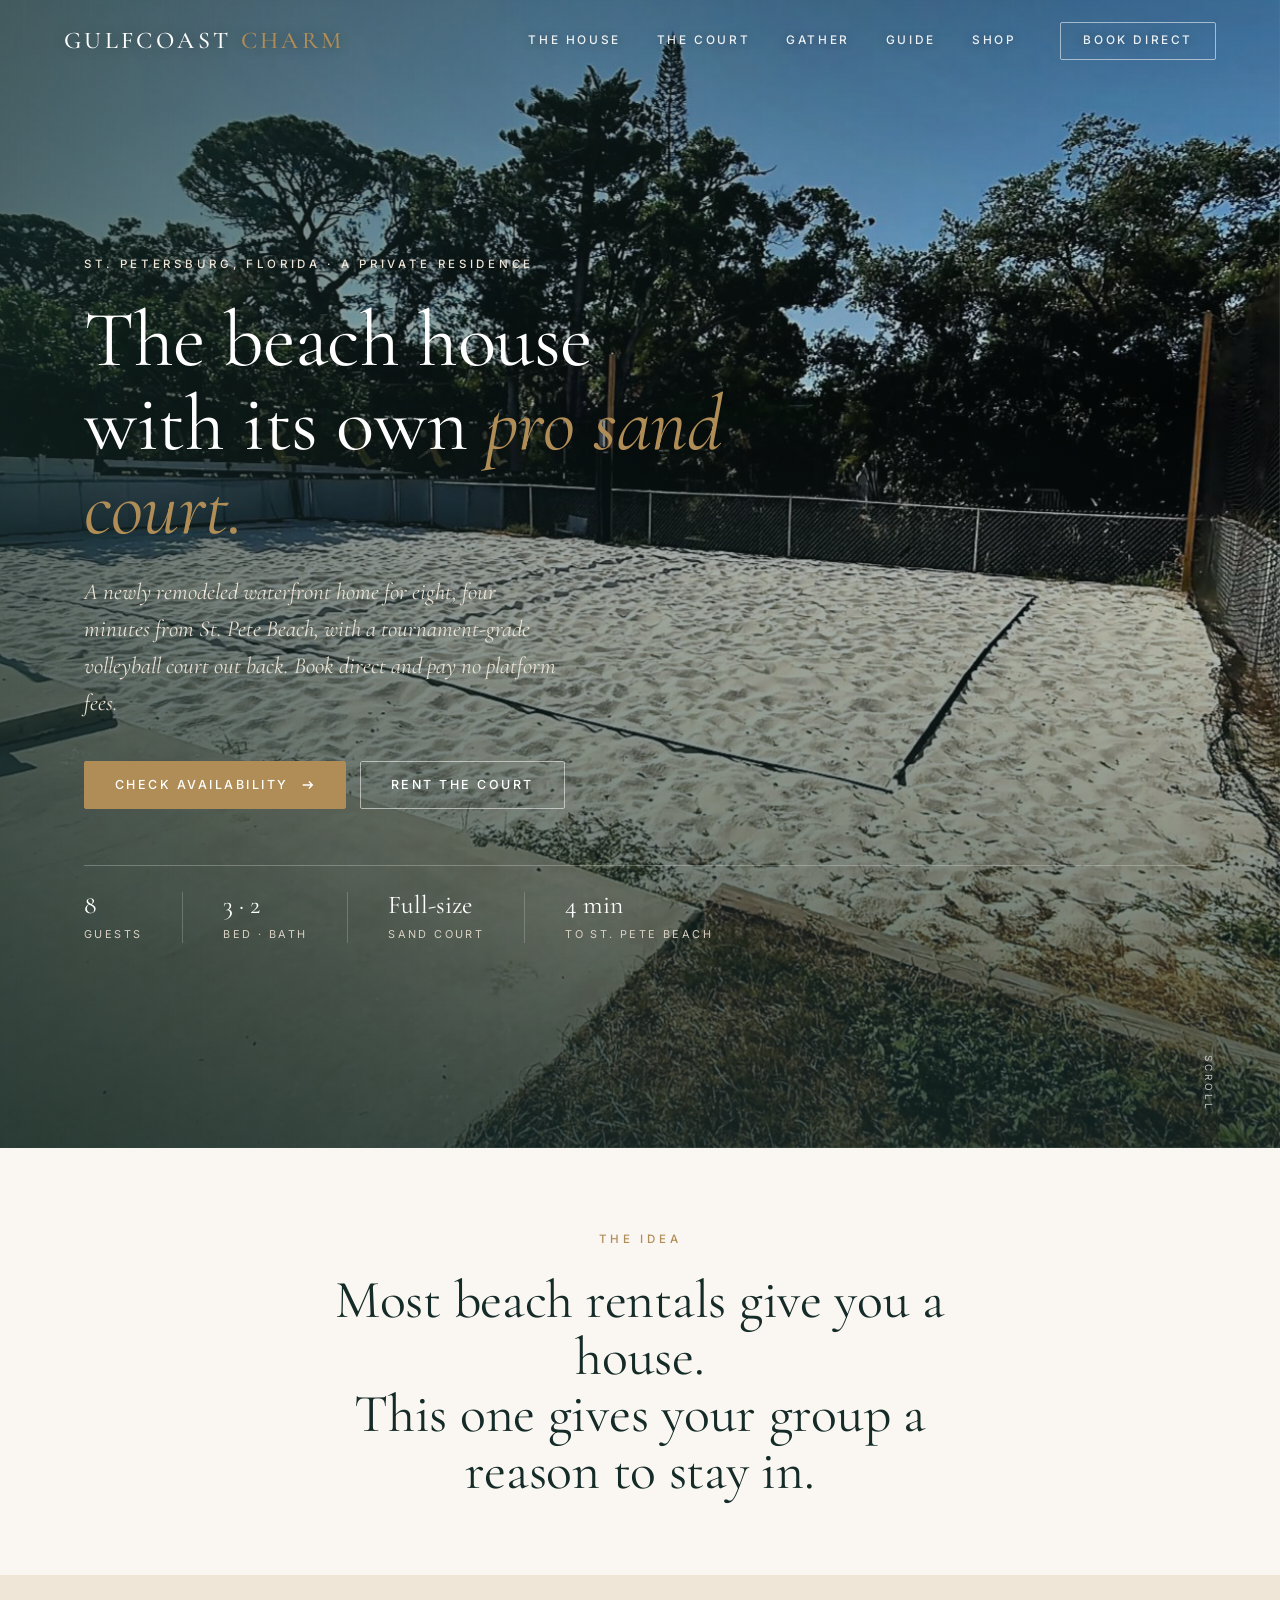
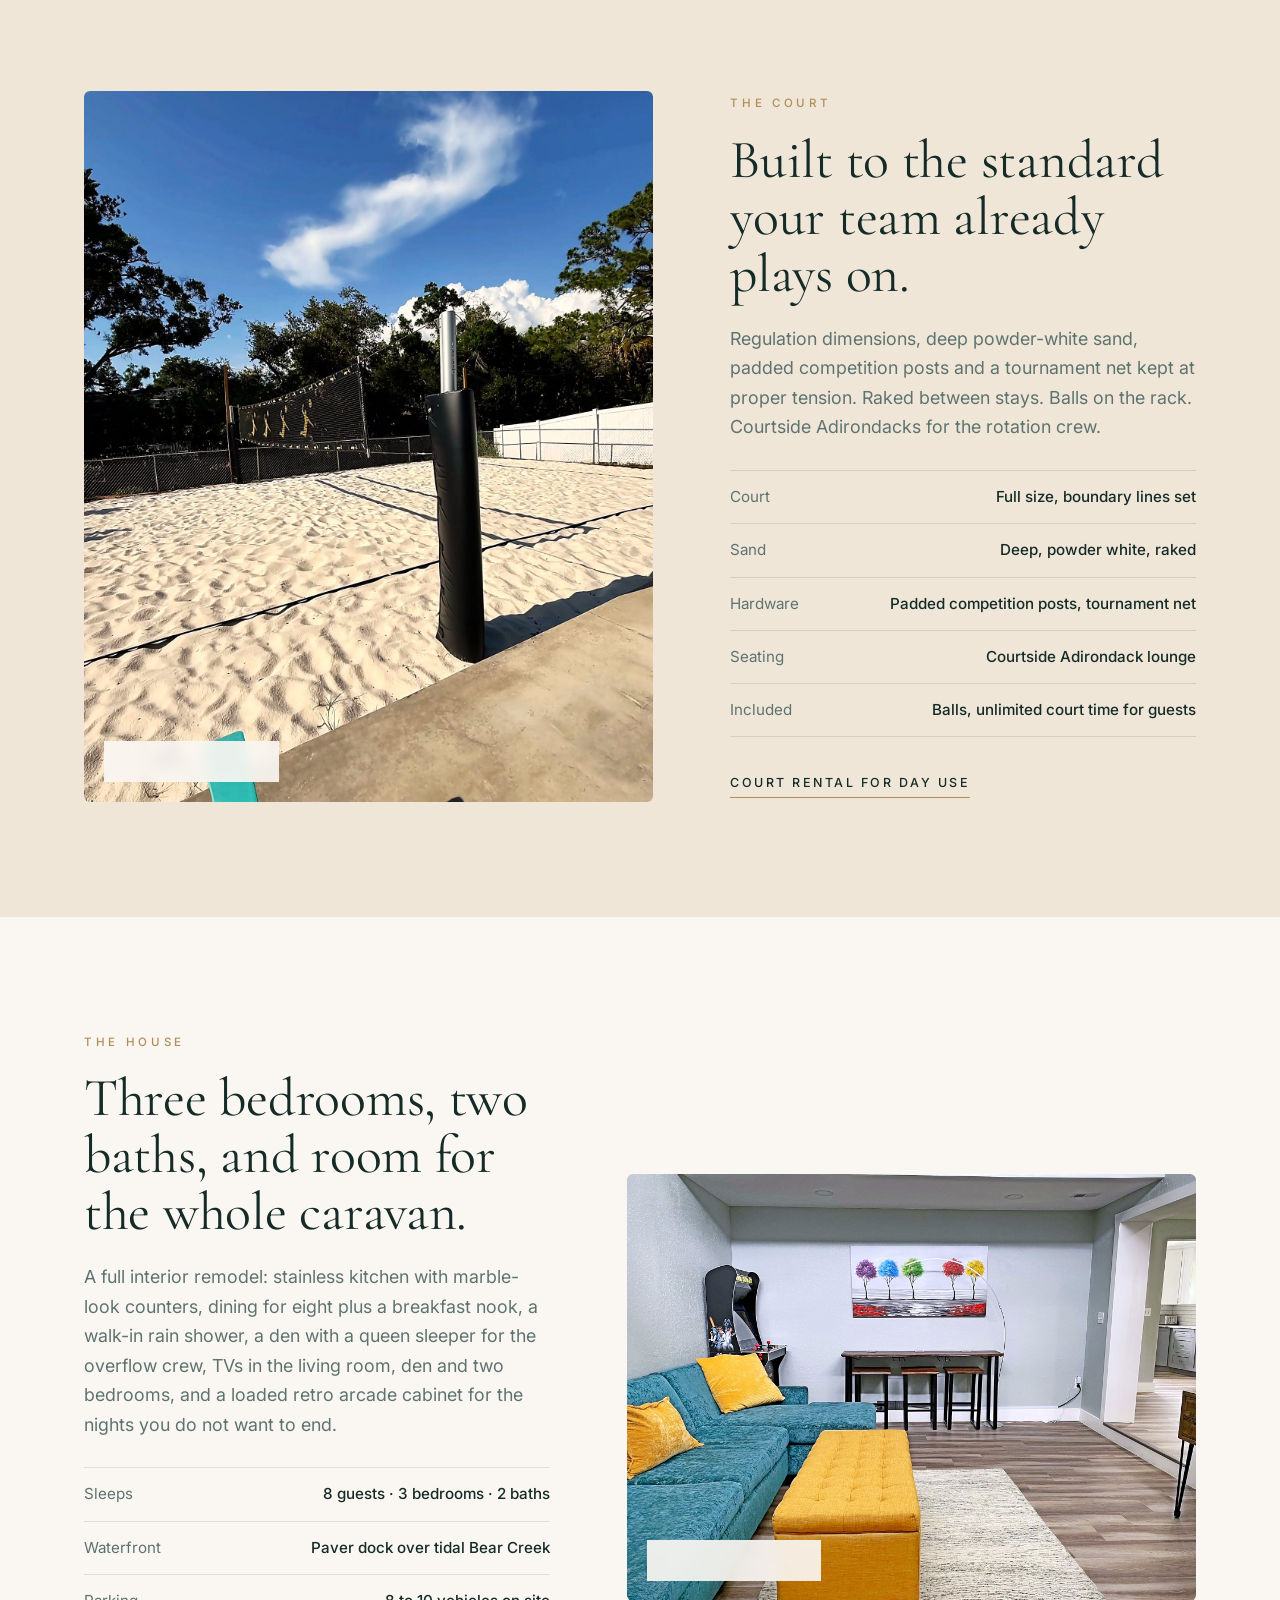
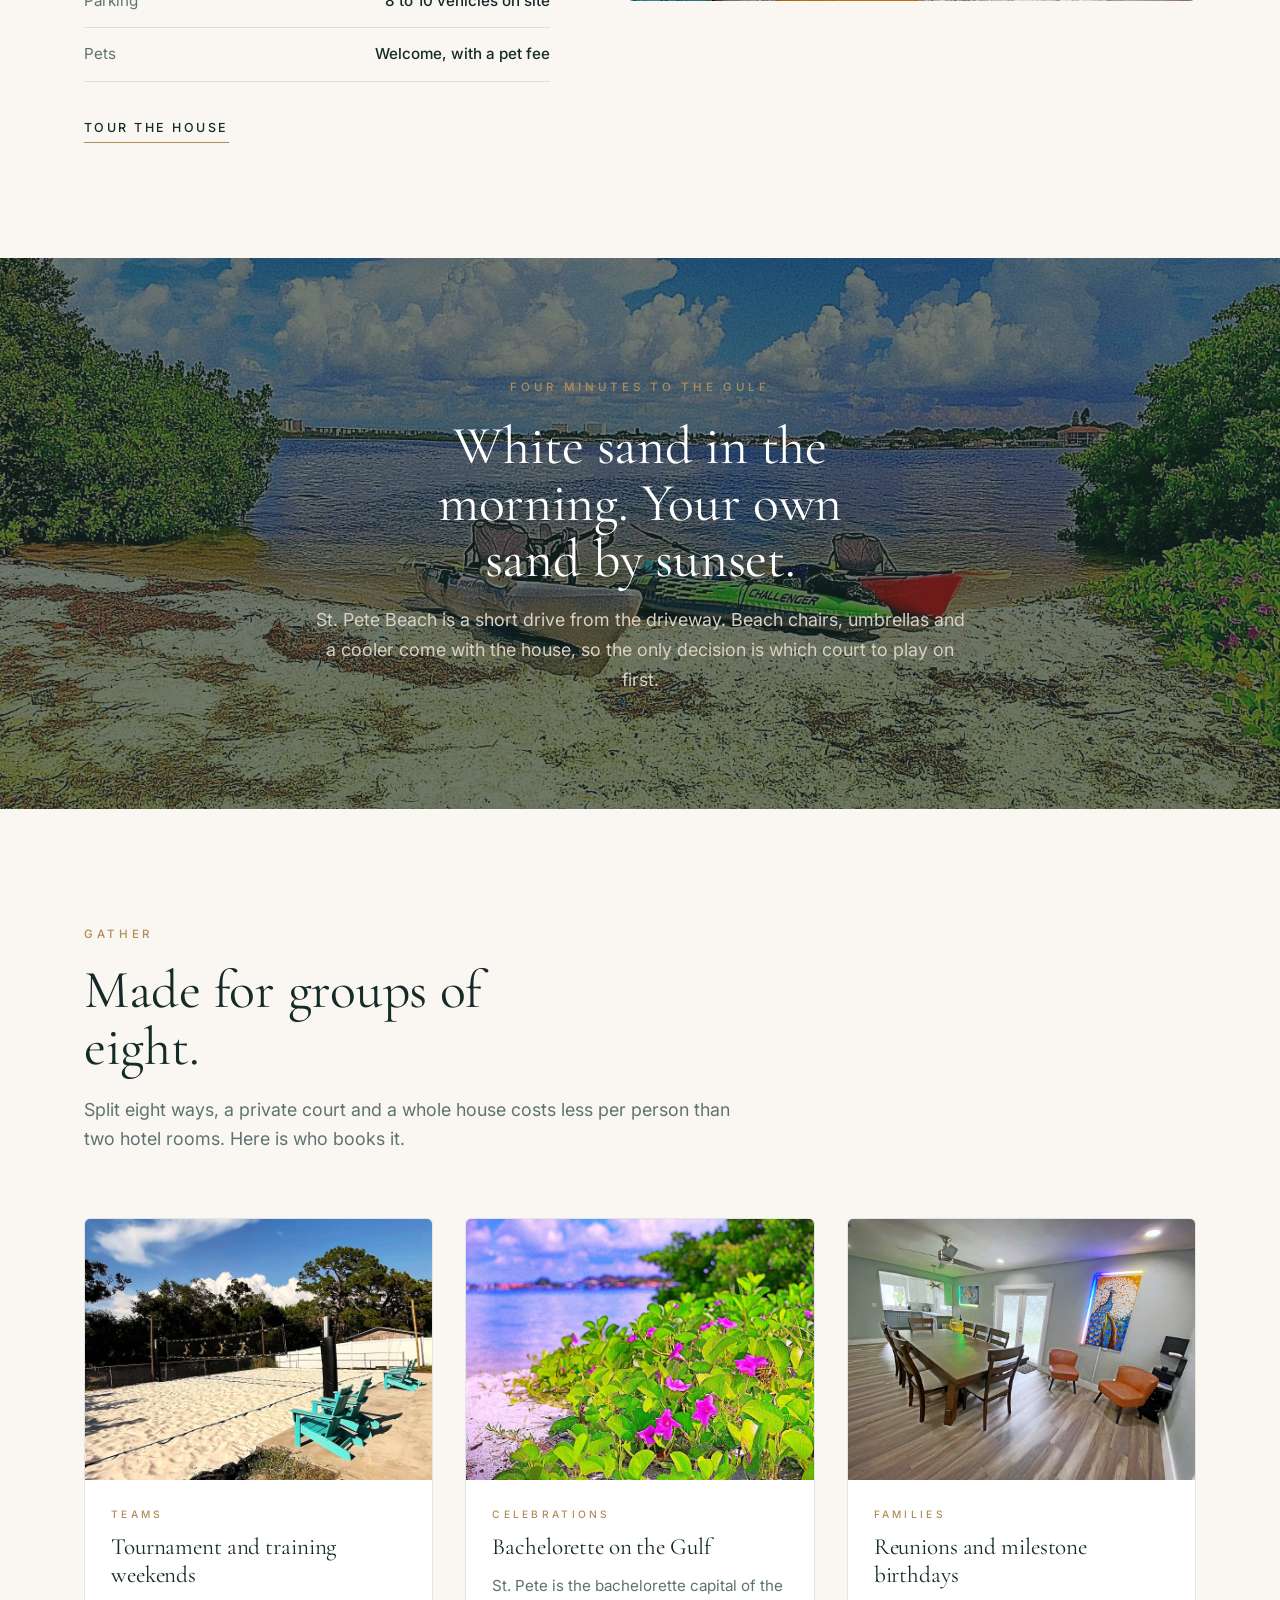
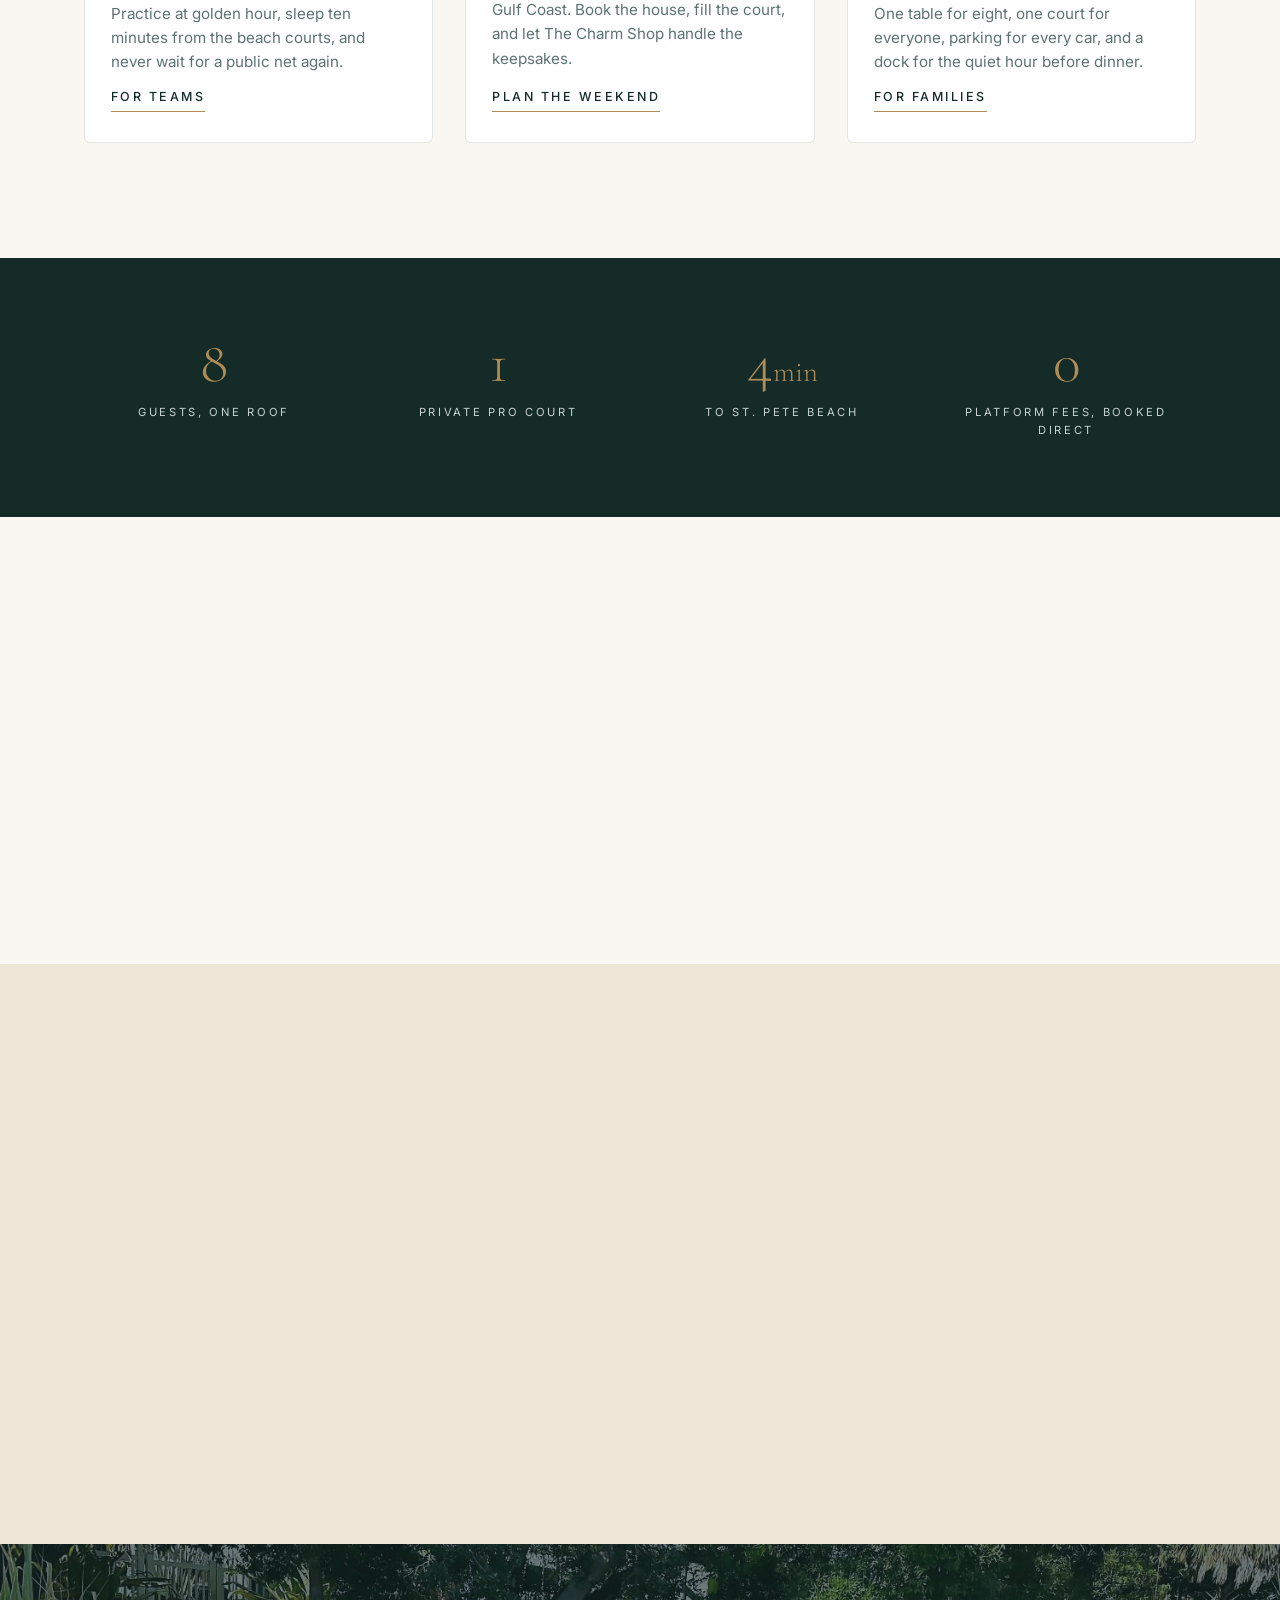
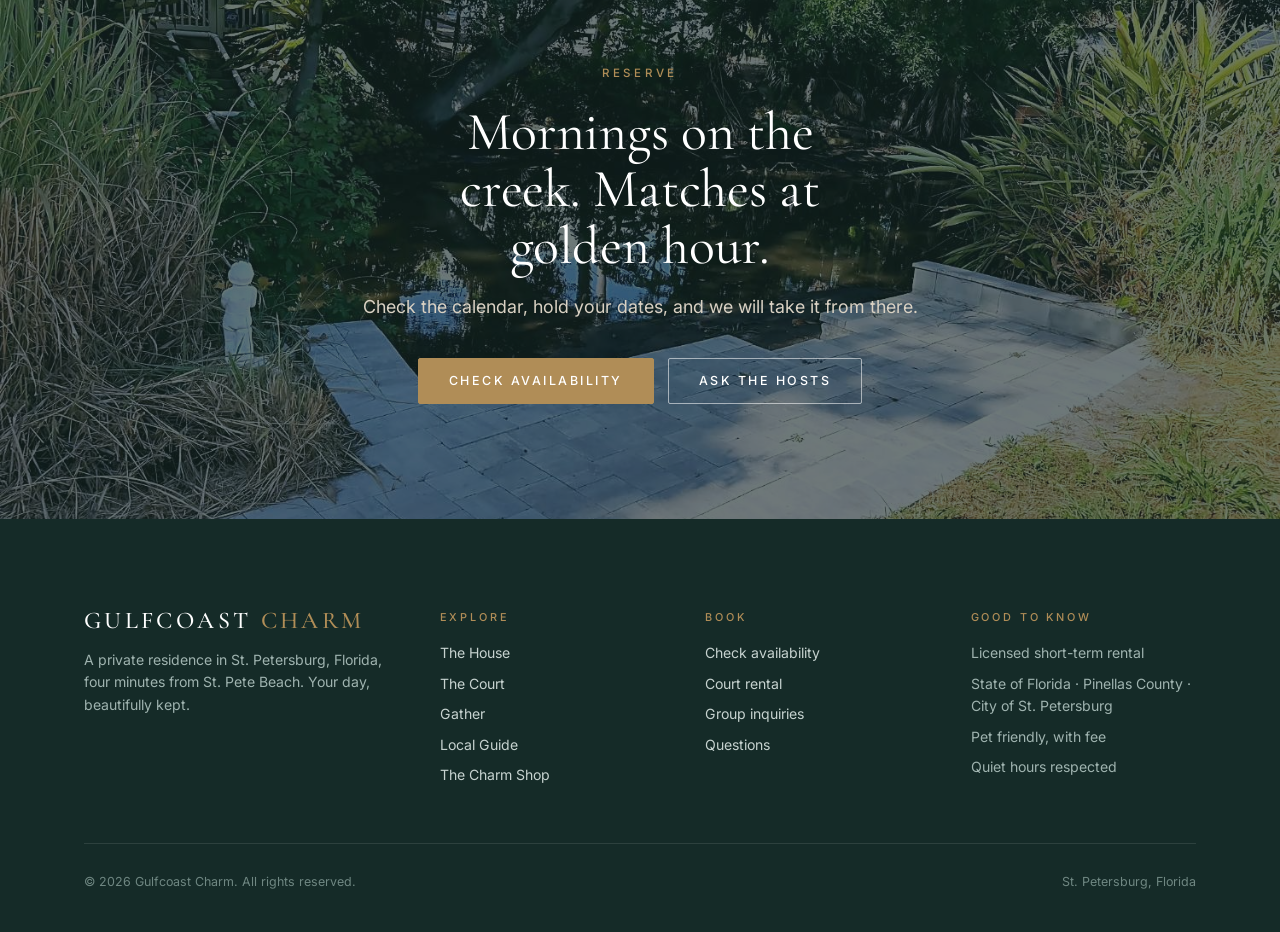
<file: index.html>
<!DOCTYPE html>
<html lang="en">
<head>
<meta charset="UTF-8">
<meta name="viewport" content="width=device-width, initial-scale=1.0">
<title>Gulfcoast Charm — The St. Pete Beach House with Its Own Pro Sand Volleyball Court</title>
<meta name="description" content="A newly remodeled waterfront home for eight, four minutes from St. Pete Beach, with a private tournament-grade sand volleyball court. Book direct and pay no platform fees.">
<link rel="canonical" href="https://www.gulfcoastcharm.com/">
<meta property="og:type" content="website">
<meta property="og:title" content="Gulfcoast Charm — The beach house with its own pro sand court">
<meta property="og:description" content="Sleeps 8 · 3BR/2BA · private pro volleyball court · dock on Bear Creek · 4 minutes to St. Pete Beach. Book direct.">
<meta property="og:image" content="https://www.gulfcoastcharm.com/images/court-corner.jpeg">
<meta property="og:url" content="https://www.gulfcoastcharm.com/">
<link rel="icon" href="images/favicon.svg" type="image/svg+xml">
<link rel="preconnect" href="https://fonts.googleapis.com">
<link rel="preconnect" href="https://fonts.gstatic.com" crossorigin>
<link href="https://fonts.googleapis.com/css2?family=Cormorant+Garamond:ital,wght@0,300;0,400;0,500;1,300;1,400&family=Inter:wght@400;500;600&display=swap" rel="stylesheet">
<link rel="stylesheet" href="css/style.css">
<script type="application/ld+json">
{
  "@context": "https://schema.org",
  "@type": "VacationRental",
  "name": "Gulfcoast Charm",
  "description": "Newly remodeled 3-bedroom waterfront home for eight in St. Petersburg, Florida, with a private professional sand volleyball court and a dock on Bear Creek, four minutes from St. Pete Beach.",
  "url": "https://www.gulfcoastcharm.com/",
  "image": ["https://www.gulfcoastcharm.com/images/court-corner.jpeg","https://www.gulfcoastcharm.com/images/living-room.jpg","https://www.gulfcoastcharm.com/images/kitchen.jpg"],
  "address": {"@type": "PostalAddress", "addressLocality": "St. Petersburg", "addressRegion": "FL", "addressCountry": "US"},
  "containsPlace": {"@type": "Accommodation", "occupancy": {"@type": "QuantitativeValue", "value": 8}, "numberOfBedrooms": 3, "numberOfBathroomsTotal": 2, "petsAllowed": true},
  "amenityFeature": [
    {"@type": "LocationFeatureSpecification", "name": "Private sand volleyball court", "value": true},
    {"@type": "LocationFeatureSpecification", "name": "Waterfront dock", "value": true},
    {"@type": "LocationFeatureSpecification", "name": "Parking for 8–10 vehicles", "value": true}
  ]
}
</script>
</head>
<body>

<header class="site-header">
  <a class="brand" href="index.html">Gulfcoast <span>Charm</span></a>
  <nav class="nav" aria-label="Primary">
    <a href="stay.html">The House</a>
    <a href="play.html">The Court</a>
    <a href="celebrations.html">Gather</a>
    <a href="guide.html">Guide</a>
    <a href="https://shop.gulfcoastcharm.com" data-shop>Shop</a>
    <a class="btn btn-brass" href="stay.html#book">Book Direct</a>
  </nav>
  <button class="burger" aria-label="Menu" aria-expanded="false"><span></span><span></span><span></span></button>
</header>
<div class="mobile-nav">
  <a href="stay.html">The House</a>
  <a href="play.html">The Court</a>
  <a href="celebrations.html">Gather</a>
  <a href="guide.html">Guide</a>
  <a href="https://shop.gulfcoastcharm.com" data-shop>Shop</a>
  <a class="small" href="stay.html#book">Check availability →</a>
</div>

<section class="hero">
  <div class="media">
    <picture>
      <source media="(max-width: 700px)" srcset="images/court-hero.jpeg">
      <img src="images/court-corner.jpeg" alt="Private full-size sand volleyball court behind the house, framed by pines and a white fence" fetchpriority="high">
    </picture>
  </div>
  <div class="wrap">
    <span class="kicker">St. Petersburg, Florida · A private residence</span>
    <h1>The beach house with its own <em class="accent">pro sand court.</em></h1>
    <p class="sub">A newly remodeled waterfront home for eight, four minutes from St. Pete Beach, with a tournament-grade volleyball court out back. Book direct and pay no platform fees.</p>
    <div class="btn-row">
      <a class="btn btn-brass" href="stay.html#book">Check availability <svg viewBox="0 0 16 16" fill="none" stroke="currentColor" stroke-width="1.5"><path d="M2 8h11M9 4l4 4-4 4"/></svg></a>
      <a class="btn btn-ghost" href="play.html">Rent the court</a>
    </div>
    <div class="facts">
      <div><b>8</b><small>Guests</small></div>
      <div><b>3 · 2</b><small>Bed · Bath</small></div>
      <div><b>Full-size</b><small>Sand court</small></div>
      <div><b>4 min</b><small>To St. Pete Beach</small></div>
    </div>
  </div>
  <span class="scroll-cue">Scroll</span>
</section>

<section class="tight">
  <div class="wrap center reveal">
    <span class="kicker">The idea</span>
    <h2 class="display" style="max-width:24ch;margin:20px auto 0">Most beach rentals give you a house.<br>This one gives your group a reason to stay in.</h2>
  </div>
</section>

<section class="bg-sand">
  <div class="wrap">
    <div class="split">
      <div class="media reveal">
        <img src="images/court-post.jpeg" alt="Padded competition post and tournament net on powder-white sand">
        <span class="tag">Tournament spec</span>
      </div>
      <div class="copy reveal d1">
        <span class="kicker">The court</span>
        <h2>Built to the standard your team already plays on.</h2>
        <p class="lead">Regulation dimensions, deep powder-white sand, padded competition posts and a tournament net kept at proper tension. Raked between stays. Balls on the rack. Courtside Adirondacks for the rotation crew.</p>
        <ul class="specs">
          <li><span>Court</span><span>Full size, boundary lines set</span></li>
          <li><span>Sand</span><span>Deep, powder white, raked</span></li>
          <li><span>Hardware</span><span>Padded competition posts, tournament net</span></li>
          <li><span>Seating</span><span>Courtside Adirondack lounge</span></li>
          <li><span>Included</span><span>Balls, unlimited court time for guests</span></li>
        </ul>
        <div class="btn-row"><a class="link" href="play.html">Court rental for day use</a></div>
      </div>
    </div>
  </div>
</section>

<section>
  <div class="wrap">
    <div class="split flip">
      <div class="media wide reveal">
        <img src="images/living-room.jpg" alt="Teal sectional, live-edge bar table and arcade cabinet in the remodeled living room">
        <span class="tag">Newly remodeled</span>
      </div>
      <div class="copy reveal d1">
        <span class="kicker">The house</span>
        <h2>Three bedrooms, two baths, and room for the whole caravan.</h2>
        <p class="lead">A full interior remodel: stainless kitchen with marble-look counters, dining for eight plus a breakfast nook, a walk-in rain shower, a den with a queen sleeper for the overflow crew, TVs in the living room, den and two bedrooms, and a loaded retro arcade cabinet for the nights you do not want to end.</p>
        <ul class="specs">
          <li><span>Sleeps</span><span>8 guests · 3 bedrooms · 2 baths</span></li>
          <li><span>Waterfront</span><span>Paver dock over tidal Bear Creek</span></li>
          <li><span>Parking</span><span>8 to 10 vehicles on site</span></li>
          <li><span>Pets</span><span>Welcome, with a pet fee</span></li>
        </ul>
        <div class="btn-row"><a class="link" href="stay.html">Tour the house</a></div>
      </div>
    </div>
  </div>
</section>

<section class="cta-band">
  <div class="media"><img src="images/bay-kayaks.jpg" alt="Kayaks pulled up on a white-sand bay beach near St. Pete Beach" loading="lazy"></div>
  <div class="wrap reveal">
    <span class="kicker">Four minutes to the Gulf</span>
    <h2 style="max-width:18ch;margin:18px auto 0">White sand in the morning. Your own sand by sunset.</h2>
    <p class="lead">St. Pete Beach is a short drive from the driveway. Beach chairs, umbrellas and a cooler come with the house, so the only decision is which court to play on first.</p>
  </div>
</section>

<section>
  <div class="wrap">
    <div class="sec-head reveal">
      <span class="kicker">Gather</span>
      <h2>Made for groups of eight.</h2>
      <p class="lead">Split eight ways, a private court and a whole house costs less per person than two hotel rooms. Here is who books it.</p>
    </div>
    <div class="cards">
      <article class="card reveal">
        <img src="images/court-hero.jpeg" alt="Teal Adirondack chairs beside the sand court" loading="lazy">
        <div class="body">
          <span class="kicker">Teams</span>
          <h3>Tournament and training weekends</h3>
          <p>Practice at golden hour, sleep ten minutes from the beach courts, and never wait for a public net again.</p>
          <a class="link" href="celebrations.html#teams">For teams</a>
        </div>
      </article>
      <article class="card reveal d1">
        <img src="images/bay-flowers.jpg" alt="Pink railroad vine blooming on the bay shoreline" loading="lazy">
        <div class="body">
          <span class="kicker">Celebrations</span>
          <h3>Bachelorette on the Gulf</h3>
          <p>St. Pete is the bachelorette capital of the Gulf Coast. Book the house, fill the court, and let The Charm Shop handle the keepsakes.</p>
          <a class="link" href="celebrations.html#celebrate">Plan the weekend</a>
        </div>
      </article>
      <article class="card reveal d2">
        <img src="images/dining-2.jpg" alt="Dining table for eight with peacock painting and leather chairs" loading="lazy">
        <div class="body">
          <span class="kicker">Families</span>
          <h3>Reunions and milestone birthdays</h3>
          <p>One table for eight, one court for everyone, parking for every car, and a dock for the quiet hour before dinner.</p>
          <a class="link" href="celebrations.html#families">For families</a>
        </div>
      </article>
    </div>
  </div>
</section>

<section class="bg-ink tight">
  <div class="wrap">
    <div class="numbers reveal">
      <div><b>8</b><small>Guests, one roof</small></div>
      <div><b>1</b><small>Private pro court</small></div>
      <div><b>4<span style="font-size:.5em">min</span></b><small>To St. Pete Beach</small></div>
      <div><b>0</b><small>Platform fees, booked direct</small></div>
    </div>
  </div>
</section>

<section>
  <div class="wrap">
    <div class="grid g3">
      <div class="reveal">
        <span class="kicker">Why book direct</span>
        <h3 style="margin-top:16px">Our best rate lives here.</h3>
        <p style="margin-top:12px;color:var(--muted)">Platforms now charge a 15 percent service fee on every stay. We would rather keep the house priced right and give that margin back to you.</p>
      </div>
      <div class="reveal d1">
        <span class="kicker">The hosts</span>
        <h3 style="margin-top:16px">Real people who live here.</h3>
        <p style="margin-top:12px;color:var(--muted)">Ask us which beach is quiet on a Saturday, where to get the good grouper sandwich, or how to set up a round robin. We answer fast.</p>
      </div>
      <div class="reveal d2">
        <span class="kicker">Only here</span>
        <h3 style="margin-top:16px">Add-ons you cannot get on a platform.</h3>
        <p style="margin-top:12px;color:var(--muted)">Court time for day guests, styled beach setups, and custom engraved keepsakes from The Charm Shop, all arranged before you arrive.</p>
      </div>
    </div>
  </div>
</section>

<section class="bg-sand">
  <div class="wrap">
    <div class="split">
      <div class="copy reveal">
        <p class="quote">“We built the court because we could not find one. We opened the house because the court was too good to keep to ourselves.”</p>
        <p class="quote-by">Your hosts · Gulfcoast Charm</p>
      </div>
      <div class="media wide reveal d1">
        <img src="images/dock-creek.jpeg" alt="Paver dock over the calm water of Bear Creek, shaded by oaks" loading="lazy">
        <span class="tag">Bear Creek dock</span>
      </div>
    </div>
  </div>
</section>

<section class="cta-band">
  <div class="media"><img src="images/dock-creek.jpeg" alt="Paver dock over Bear Creek" loading="lazy"></div>
  <div class="wrap reveal">
    <span class="kicker">Reserve</span>
    <h2 style="max-width:18ch;margin:18px auto 0">Mornings on the creek. Matches at golden hour.</h2>
    <p class="lead">Check the calendar, hold your dates, and we will take it from there.</p>
    <div class="btn-row">
      <a class="btn btn-brass" href="stay.html#book">Check availability</a>
      <a class="btn btn-ghost" href="celebrations.html#contact">Ask the hosts</a>
    </div>
  </div>
</section>

<footer>
  <div class="wrap">
    <div class="top">
      <div>
        <a class="brand" href="index.html">Gulfcoast <span>Charm</span></a>
        <p style="max-width:34ch">A private residence in St. Petersburg, Florida, four minutes from St. Pete Beach. Your day, beautifully kept.</p>
      </div>
      <div>
        <h4>Explore</h4>
        <ul>
          <li><a href="stay.html">The House</a></li>
          <li><a href="play.html">The Court</a></li>
          <li><a href="celebrations.html">Gather</a></li>
          <li><a href="guide.html">Local Guide</a></li>
          <li><a href="https://shop.gulfcoastcharm.com" data-shop>The Charm Shop</a></li>
        </ul>
      </div>
      <div>
        <h4>Book</h4>
        <ul>
          <li><a href="stay.html#book">Check availability</a></li>
          <li><a href="play.html#reserve">Court rental</a></li>
          <li><a href="celebrations.html#contact">Group inquiries</a></li>
          <li><a href="stay.html#faq">Questions</a></li>
        </ul>
      </div>
      <div>
        <h4>Good to know</h4>
        <ul>
          <li>Licensed short-term rental</li>
          <li>State of Florida · Pinellas County · City of St. Petersburg</li>
          <li>Pet friendly, with fee</li>
          <li>Quiet hours respected</li>
        </ul>
      </div>
    </div>
    <div class="bottom">
      <span>© <span data-year>2026</span> Gulfcoast Charm. All rights reserved.</span>
      <span>St. Petersburg, Florida</span>
    </div>
  </div>
</footer>

<script src="js/site.js"></script>
</body>
</html>
</file>
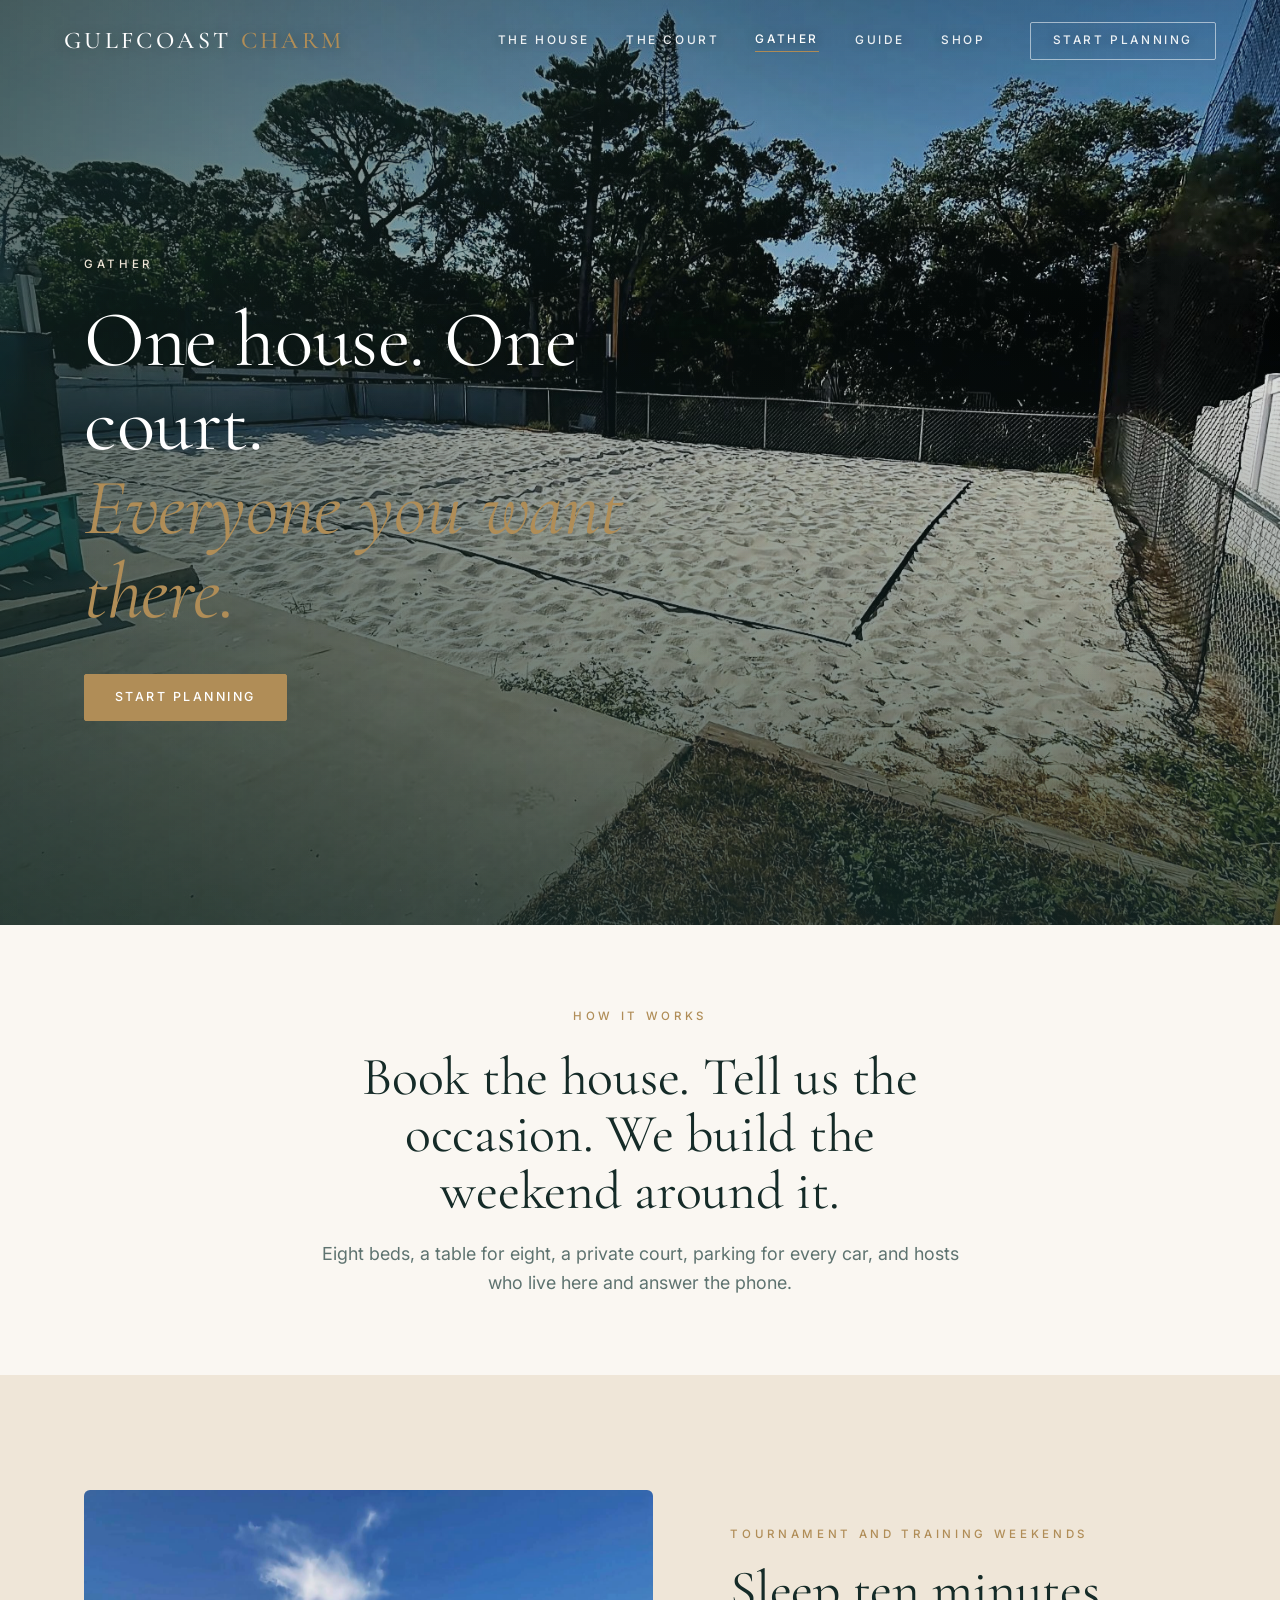
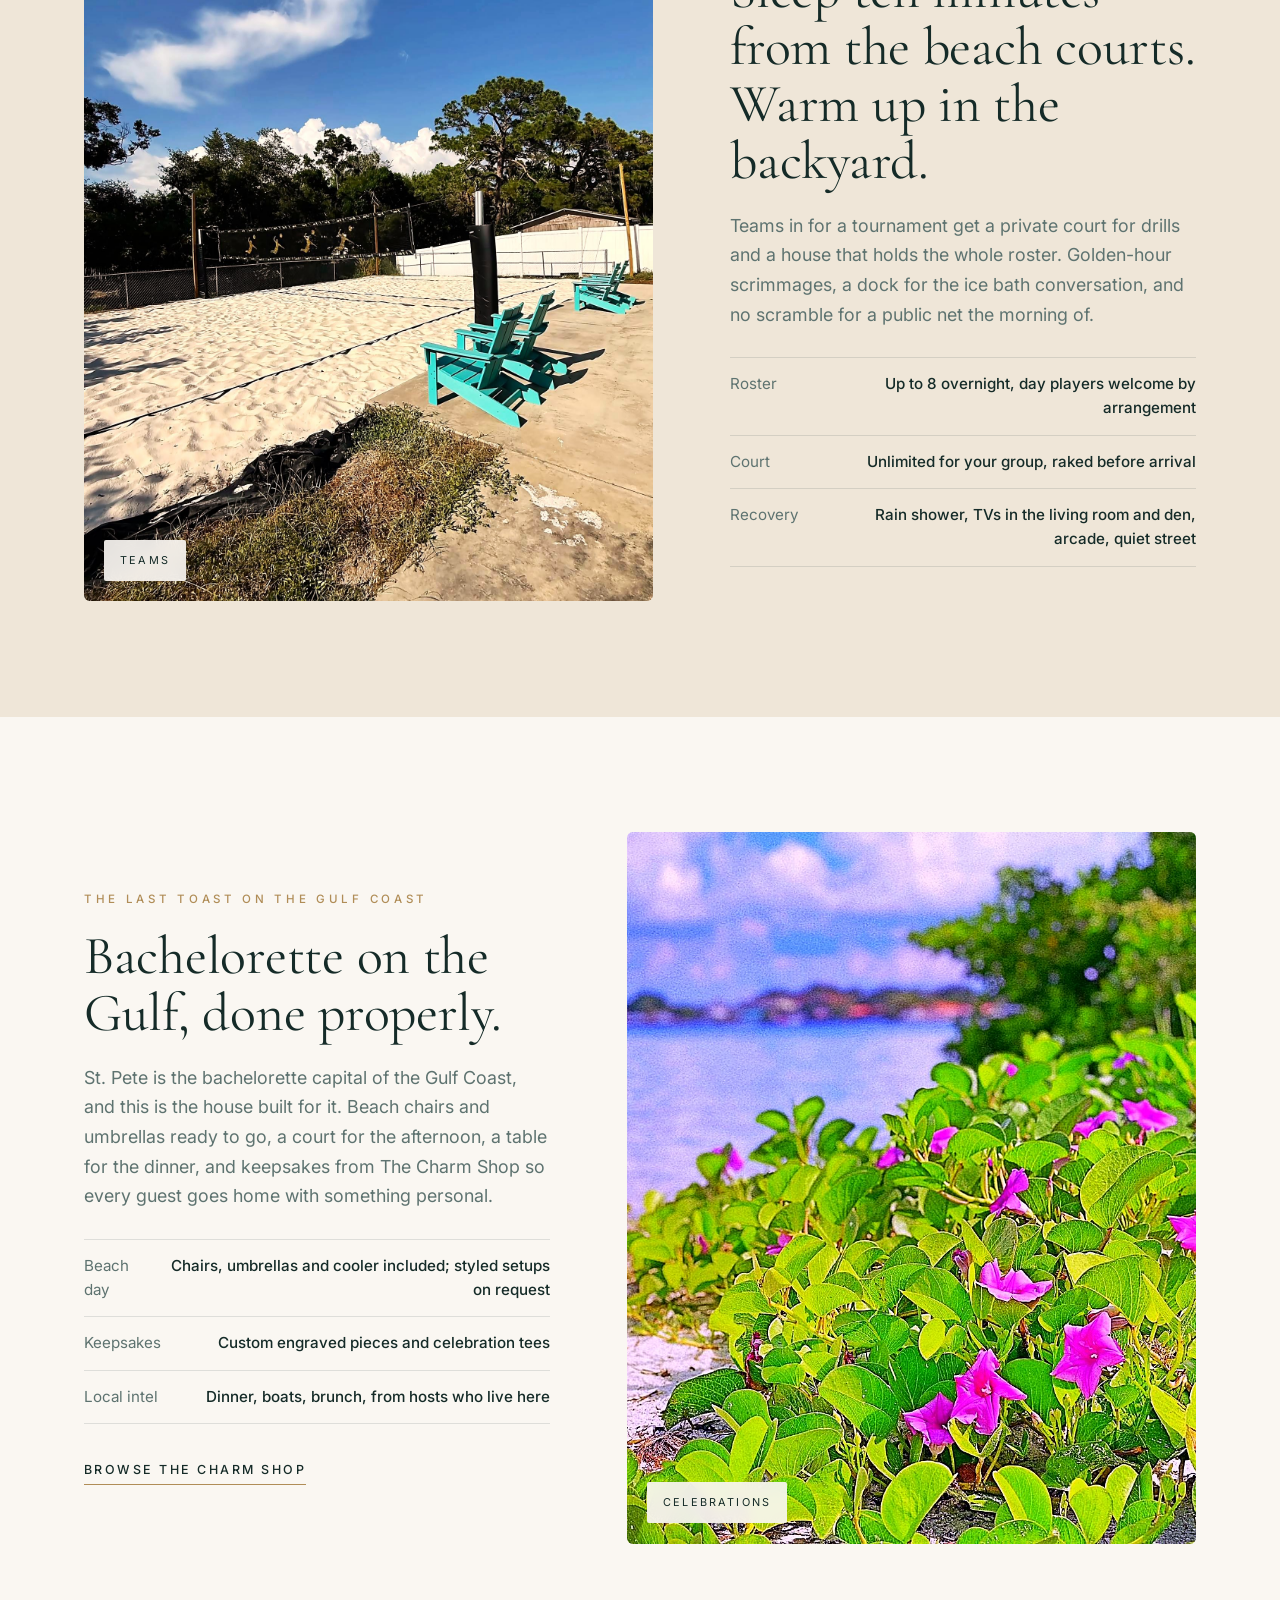
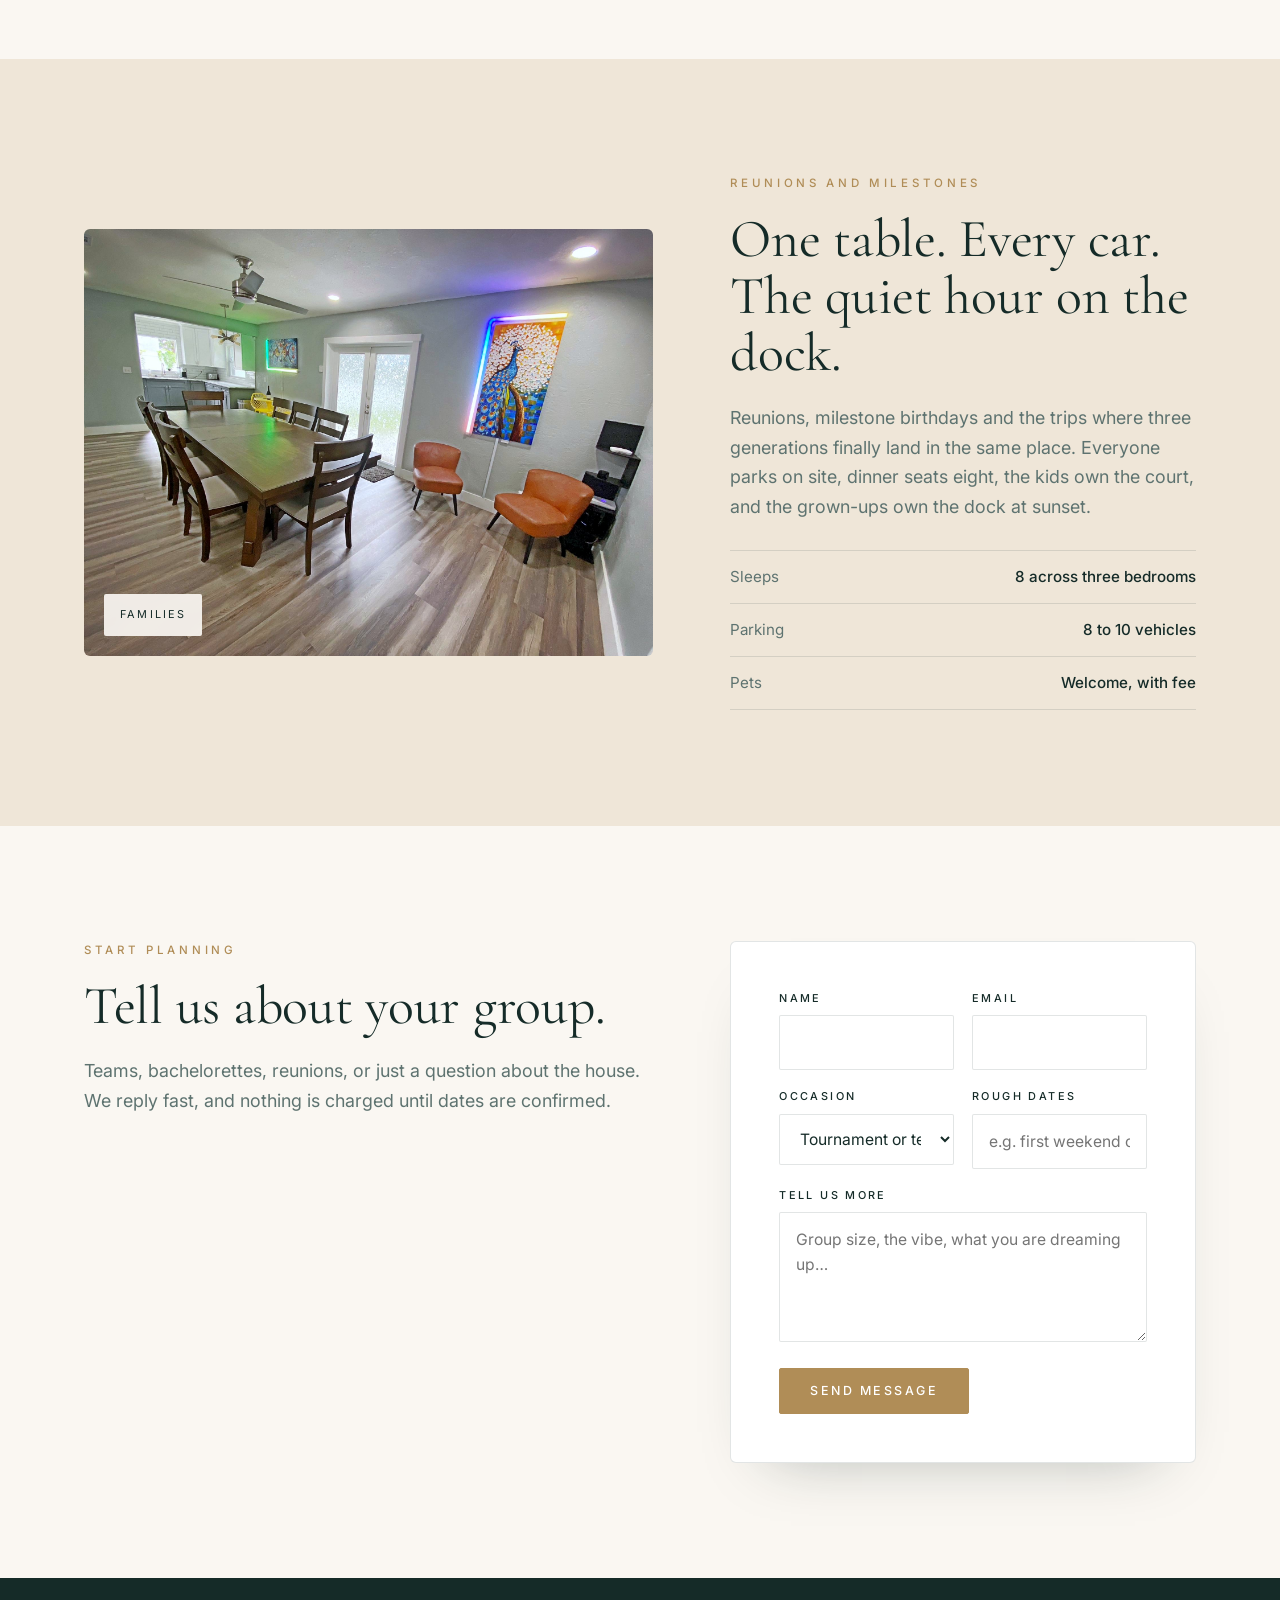
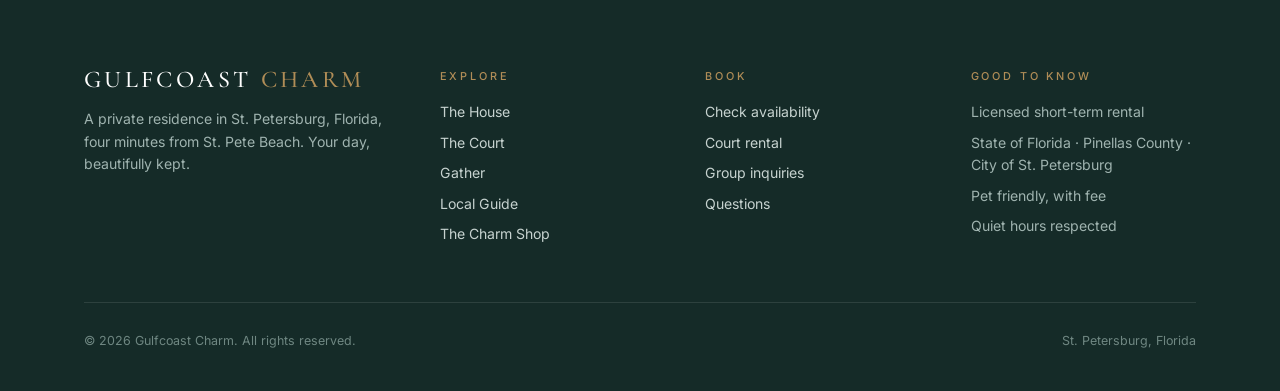
<file: celebrations.html>
<!DOCTYPE html>
<html lang="en">
<head>
<meta charset="UTF-8">
<meta name="viewport" content="width=device-width, initial-scale=1.0">
<title>Gather — Team Weekends, Bachelorettes and Reunions at Gulfcoast Charm, St. Petersburg FL</title>
<meta name="description" content="A house for eight with its own pro sand court, built for tournament weekends, bachelorette trips, reunions and milestone birthdays on Florida's Gulf Coast. Beach setups and custom keepsakes from The Charm Shop.">
<link rel="canonical" href="https://www.gulfcoastcharm.com/celebrations.html">
<meta property="og:title" content="Gather — Gulfcoast Charm">
<meta property="og:description" content="Team weekends, bachelorettes and reunions in a house for eight with a private pro sand court, four minutes from St. Pete Beach.">
<meta property="og:image" content="https://www.gulfcoastcharm.com/images/dining-2.jpg">
<link rel="icon" href="images/favicon.svg" type="image/svg+xml">
<link rel="preconnect" href="https://fonts.googleapis.com">
<link rel="preconnect" href="https://fonts.gstatic.com" crossorigin>
<link href="https://fonts.googleapis.com/css2?family=Cormorant+Garamond:ital,wght@0,300;0,400;0,500;1,300;1,400&family=Inter:wght@400;500;600&display=swap" rel="stylesheet">
<link rel="stylesheet" href="css/style.css">
</head>
<body>

<header class="site-header">
  <a class="brand" href="index.html">Gulfcoast <span>Charm</span></a>
  <nav class="nav" aria-label="Primary">
    <a href="stay.html">The House</a>
    <a href="play.html">The Court</a>
    <a href="celebrations.html" class="active">Gather</a>
    <a href="guide.html">Guide</a>
    <a href="https://shop.gulfcoastcharm.com" data-shop>Shop</a>
    <a class="btn btn-brass" href="#contact">Start Planning</a>
  </nav>
  <button class="burger" aria-label="Menu" aria-expanded="false"><span></span><span></span><span></span></button>
</header>
<div class="mobile-nav">
  <a href="stay.html">The House</a>
  <a href="play.html">The Court</a>
  <a href="celebrations.html">Gather</a>
  <a href="guide.html">Guide</a>
  <a href="https://shop.gulfcoastcharm.com" data-shop>Shop</a>
  <a class="small" href="#contact">Start planning →</a>
</div>

<section class="hero short">
  <div class="media">
    <picture>
      <source media="(max-width: 700px)" srcset="images/courtside-chairs.jpeg">
      <img src="images/court-corner.jpeg" alt="The private sand court, ready for a group" fetchpriority="high">
    </picture>
  </div>
  <div class="wrap">
    <span class="kicker">Gather</span>
    <h1>One house. One court.<br><em class="accent">Everyone you want there.</em></h1>
    <div class="btn-row"><a class="btn btn-brass" href="#contact">Start planning</a></div>
  </div>
</section>

<section class="tight">
  <div class="wrap center reveal">
    <span class="kicker">How it works</span>
    <h2 style="max-width:22ch;margin:20px auto 0">Book the house. Tell us the occasion. We build the weekend around it.</h2>
    <p class="lead" style="margin:20px auto 0">Eight beds, a table for eight, a private court, parking for every car, and hosts who live here and answer the phone.</p>
  </div>
</section>

<section class="bg-sand" id="teams">
  <div class="wrap">
    <div class="split">
      <div class="media reveal">
        <img src="images/court-hero.jpeg" alt="Teal Adirondack chairs courtside at the sand volleyball court">
        <span class="tag">Teams</span>
      </div>
      <div class="copy reveal d1">
        <span class="kicker">Tournament and training weekends</span>
        <h2>Sleep ten minutes from the beach courts. Warm up in the backyard.</h2>
        <p class="lead">Teams in for a tournament get a private court for drills and a house that holds the whole roster. Golden-hour scrimmages, a dock for the ice bath conversation, and no scramble for a public net the morning of.</p>
        <ul class="specs">
          <li><span>Roster</span><span>Up to 8 overnight, day players welcome by arrangement</span></li>
          <li><span>Court</span><span>Unlimited for your group, raked before arrival</span></li>
          <li><span>Recovery</span><span>Rain shower, TVs in the living room and den, arcade, quiet street</span></li>
        </ul>
      </div>
    </div>
  </div>
</section>

<section id="celebrate">
  <div class="wrap">
    <div class="split flip">
      <div class="media reveal">
        <img src="images/bay-flowers.jpg" alt="Pink railroad vine on the bay shoreline near St. Pete Beach">
        <span class="tag">Celebrations</span>
      </div>
      <div class="copy reveal d1">
        <span class="kicker">The last toast on the Gulf Coast</span>
        <h2>Bachelorette on the Gulf, done properly.</h2>
        <p class="lead">St. Pete is the bachelorette capital of the Gulf Coast, and this is the house built for it. Beach chairs and umbrellas ready to go, a court for the afternoon, a table for the dinner, and keepsakes from The Charm Shop so every guest goes home with something personal.</p>
        <ul class="specs">
          <li><span>Beach day</span><span>Chairs, umbrellas and cooler included; styled setups on request</span></li>
          <li><span>Keepsakes</span><span>Custom engraved pieces and celebration tees</span></li>
          <li><span>Local intel</span><span>Dinner, boats, brunch, from hosts who live here</span></li>
        </ul>
        <div class="btn-row"><a class="link" href="https://shop.gulfcoastcharm.com" data-shop>Browse The Charm Shop</a></div>
      </div>
    </div>
  </div>
</section>

<section class="bg-sand" id="families">
  <div class="wrap">
    <div class="split">
      <div class="media wide reveal">
        <img src="images/dining-2.jpg" alt="Dining room for eight with leather chairs and a peacock painting">
        <span class="tag">Families</span>
      </div>
      <div class="copy reveal d1">
        <span class="kicker">Reunions and milestones</span>
        <h2>One table. Every car. The quiet hour on the dock.</h2>
        <p class="lead">Reunions, milestone birthdays and the trips where three generations finally land in the same place. Everyone parks on site, dinner seats eight, the kids own the court, and the grown-ups own the dock at sunset.</p>
        <ul class="specs">
          <li><span>Sleeps</span><span>8 across three bedrooms</span></li>
          <li><span>Parking</span><span>8 to 10 vehicles</span></li>
          <li><span>Pets</span><span>Welcome, with fee</span></li>
        </ul>
      </div>
    </div>
  </div>
</section>

<section id="contact">
  <div class="wrap">
    <div class="split" style="align-items:start">
      <div class="copy reveal">
        <span class="kicker">Start planning</span>
        <h2>Tell us about your group.</h2>
        <p class="lead">Teams, bachelorettes, reunions, or just a question about the house. We reply fast, and nothing is charged until dates are confirmed.</p>
      </div>
      <div class="reveal d1">
        <div class="book-panel">
          <form class="form" data-form="gather" method="POST" action="https://formspree.io/f/YOUR_FORM_ID">
            <div class="row">
              <div><label for="g-name">Name</label><input id="g-name" name="name" type="text" required autocomplete="name"></div>
              <div><label for="g-email">Email</label><input id="g-email" name="email" type="email" required autocomplete="email"></div>
            </div>
            <div class="row">
              <div><label for="g-occ">Occasion</label><select id="g-occ" name="occasion"><option>Tournament or team weekend</option><option>Bachelorette or bachelor</option><option>Wedding-related stay</option><option>Family reunion or group trip</option><option>Milestone birthday</option><option>General question</option></select></div>
              <div><label for="g-dates">Rough dates</label><input id="g-dates" name="dates" type="text" placeholder="e.g. first weekend of March"></div>
            </div>
            <div><label for="g-msg">Tell us more</label><textarea id="g-msg" name="message" placeholder="Group size, the vibe, what you are dreaming up…"></textarea></div>
            <input type="hidden" name="_subject" value="Group inquiry — gulfcoastcharm.com">
            <button class="btn btn-brass" type="submit">Send message</button>
          </form>
        </div>
      </div>
    </div>
  </div>
</section>

<footer>
  <div class="wrap">
    <div class="top">
      <div>
        <a class="brand" href="index.html">Gulfcoast <span>Charm</span></a>
        <p style="max-width:34ch">A private residence in St. Petersburg, Florida, four minutes from St. Pete Beach. Your day, beautifully kept.</p>
      </div>
      <div>
        <h4>Explore</h4>
        <ul>
          <li><a href="stay.html">The House</a></li>
          <li><a href="play.html">The Court</a></li>
          <li><a href="celebrations.html">Gather</a></li>
          <li><a href="guide.html">Local Guide</a></li>
          <li><a href="https://shop.gulfcoastcharm.com" data-shop>The Charm Shop</a></li>
        </ul>
      </div>
      <div>
        <h4>Book</h4>
        <ul>
          <li><a href="stay.html#book">Check availability</a></li>
          <li><a href="play.html#reserve">Court rental</a></li>
          <li><a href="#contact">Group inquiries</a></li>
          <li><a href="stay.html#faq">Questions</a></li>
        </ul>
      </div>
      <div>
        <h4>Good to know</h4>
        <ul>
          <li>Licensed short-term rental</li>
          <li>State of Florida · Pinellas County · City of St. Petersburg</li>
          <li>Pet friendly, with fee</li>
          <li>Quiet hours respected</li>
        </ul>
      </div>
    </div>
    <div class="bottom">
      <span>© <span data-year>2026</span> Gulfcoast Charm. All rights reserved.</span>
      <span>St. Petersburg, Florida</span>
    </div>
  </div>
</footer>

<script src="js/site.js"></script>
</body>
</html>
</file>
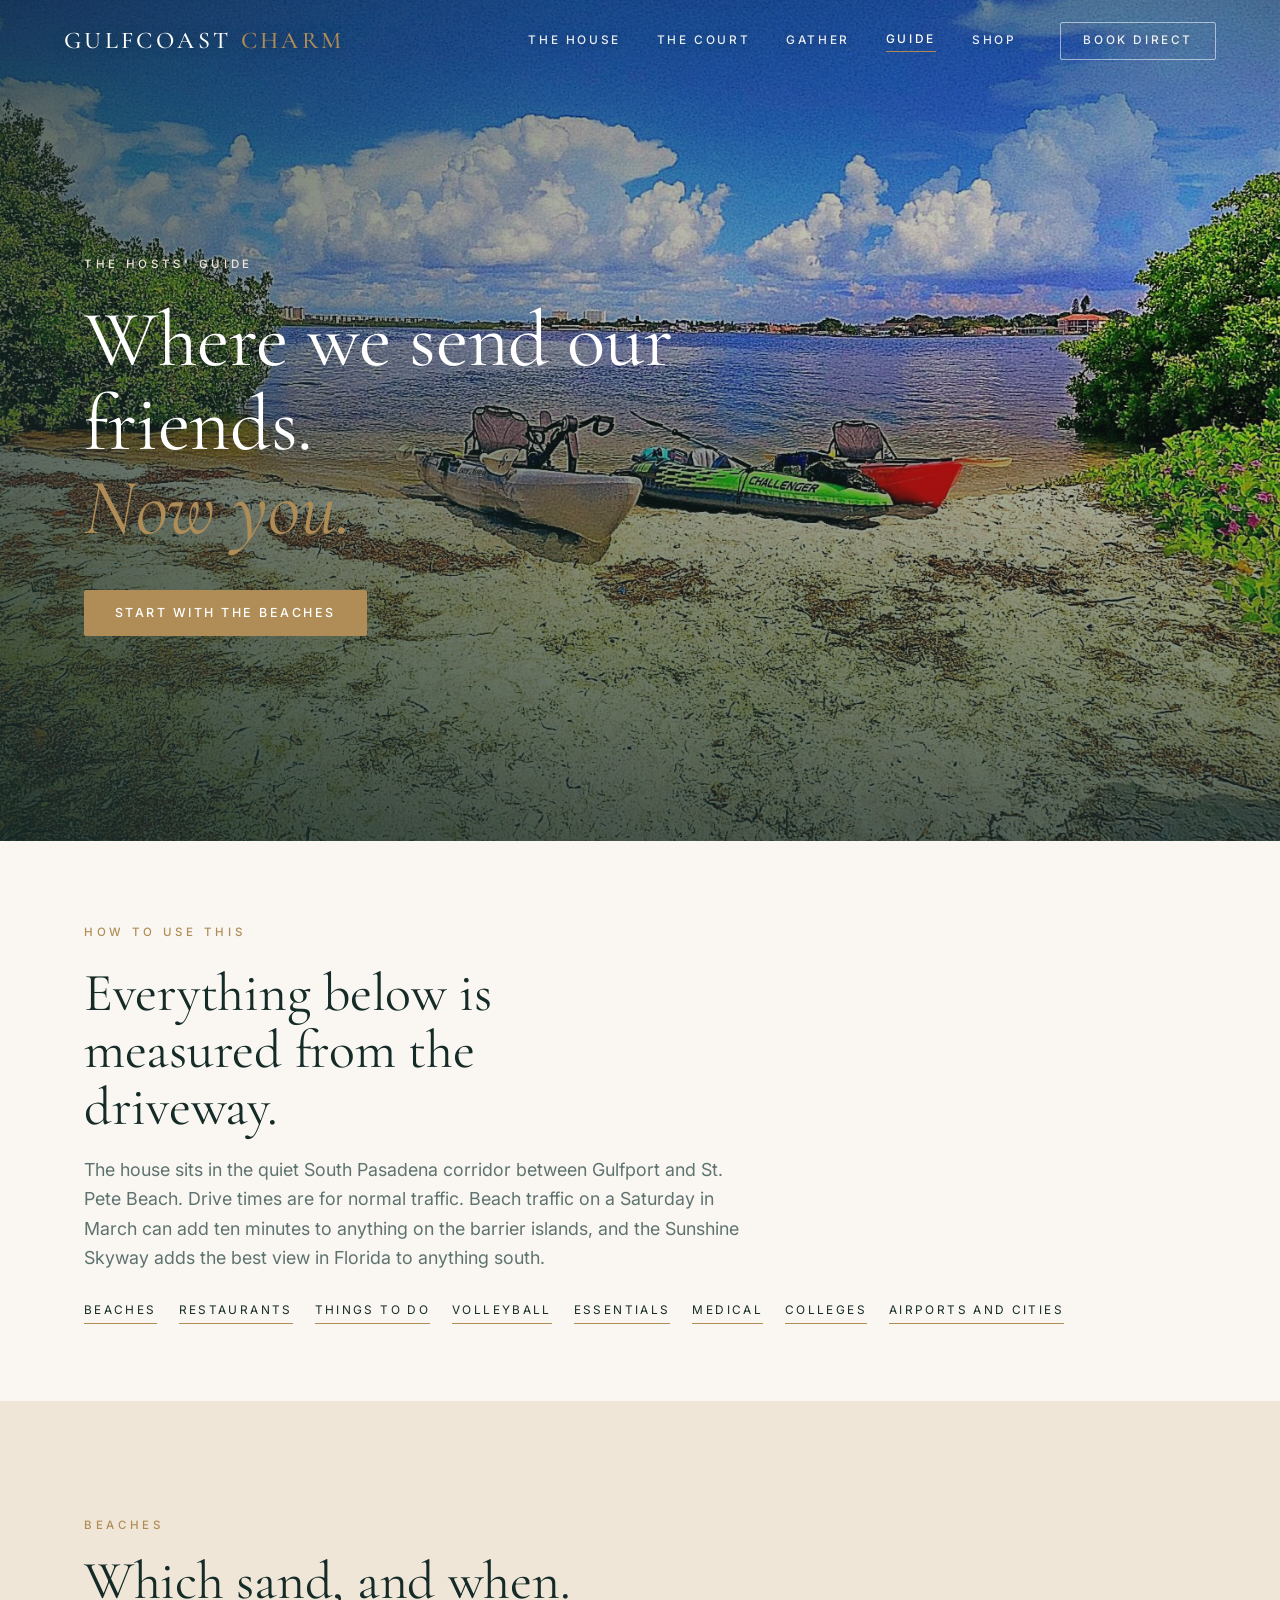
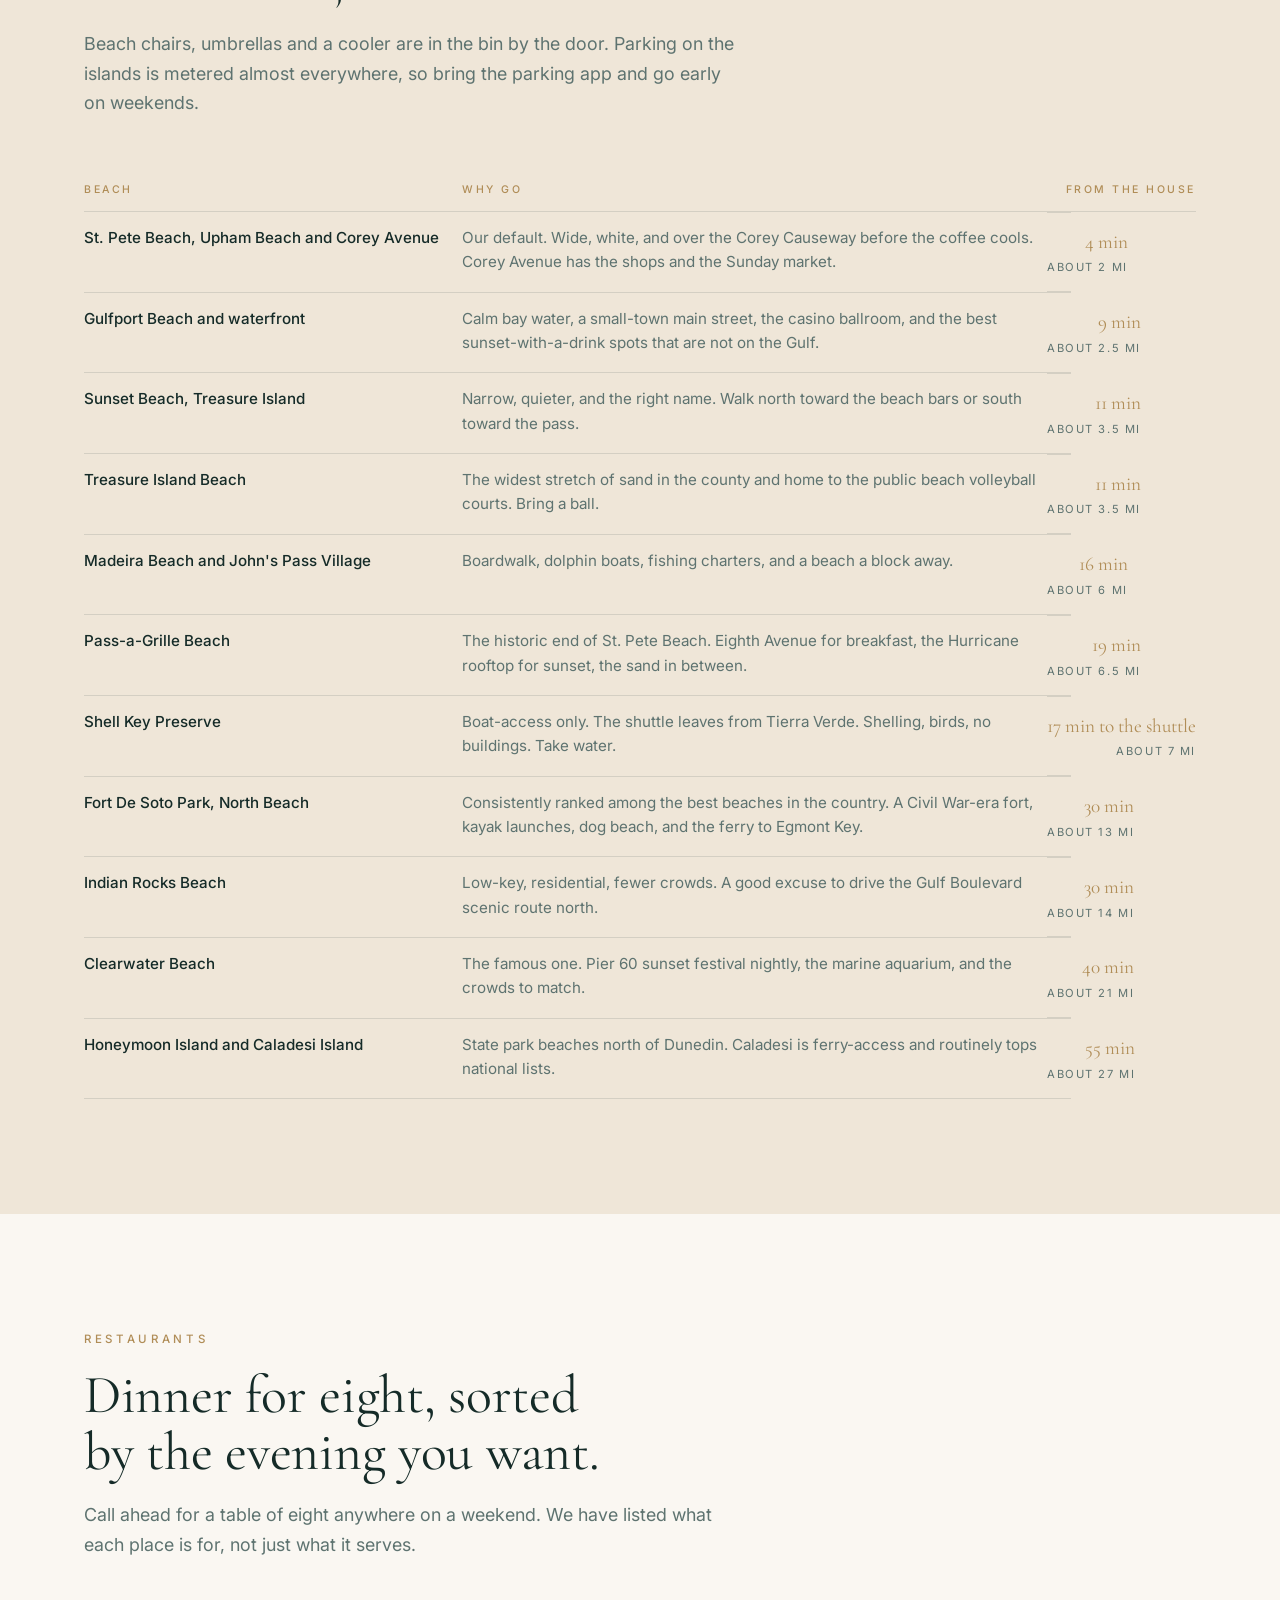
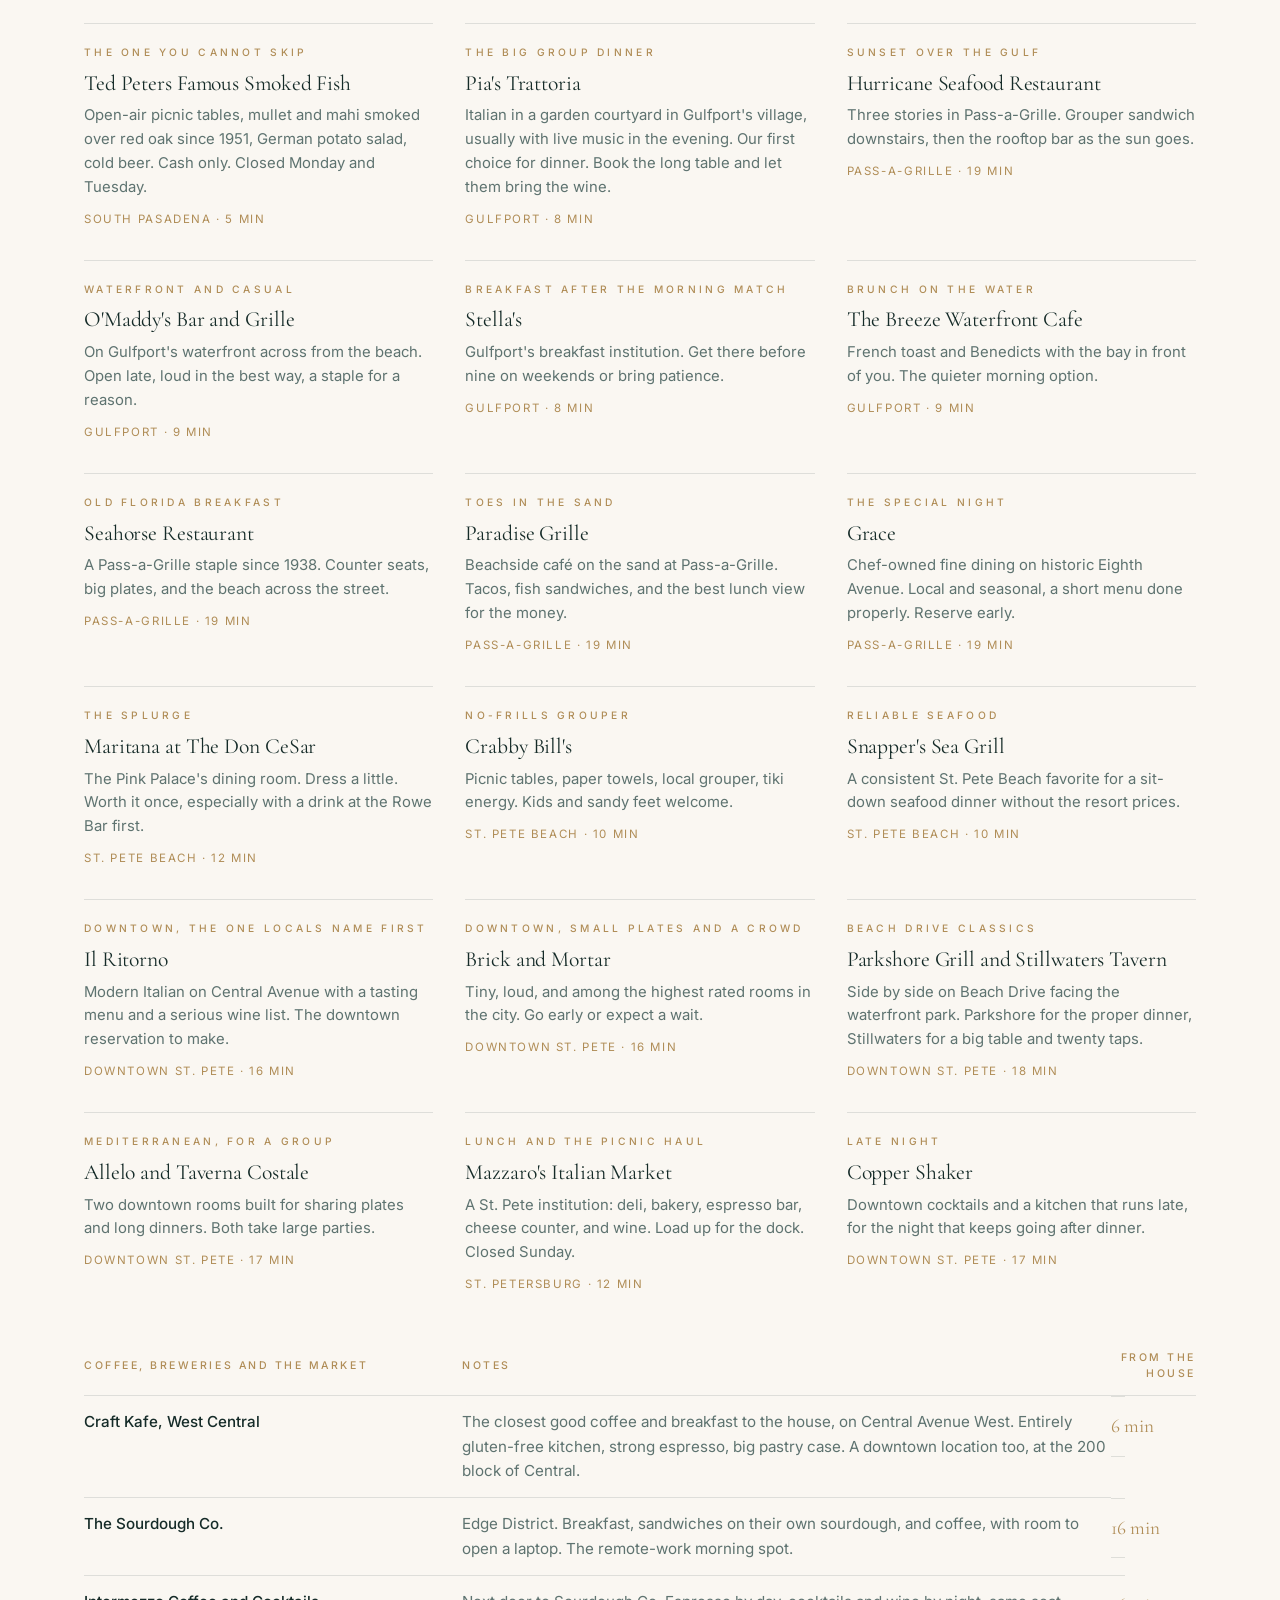
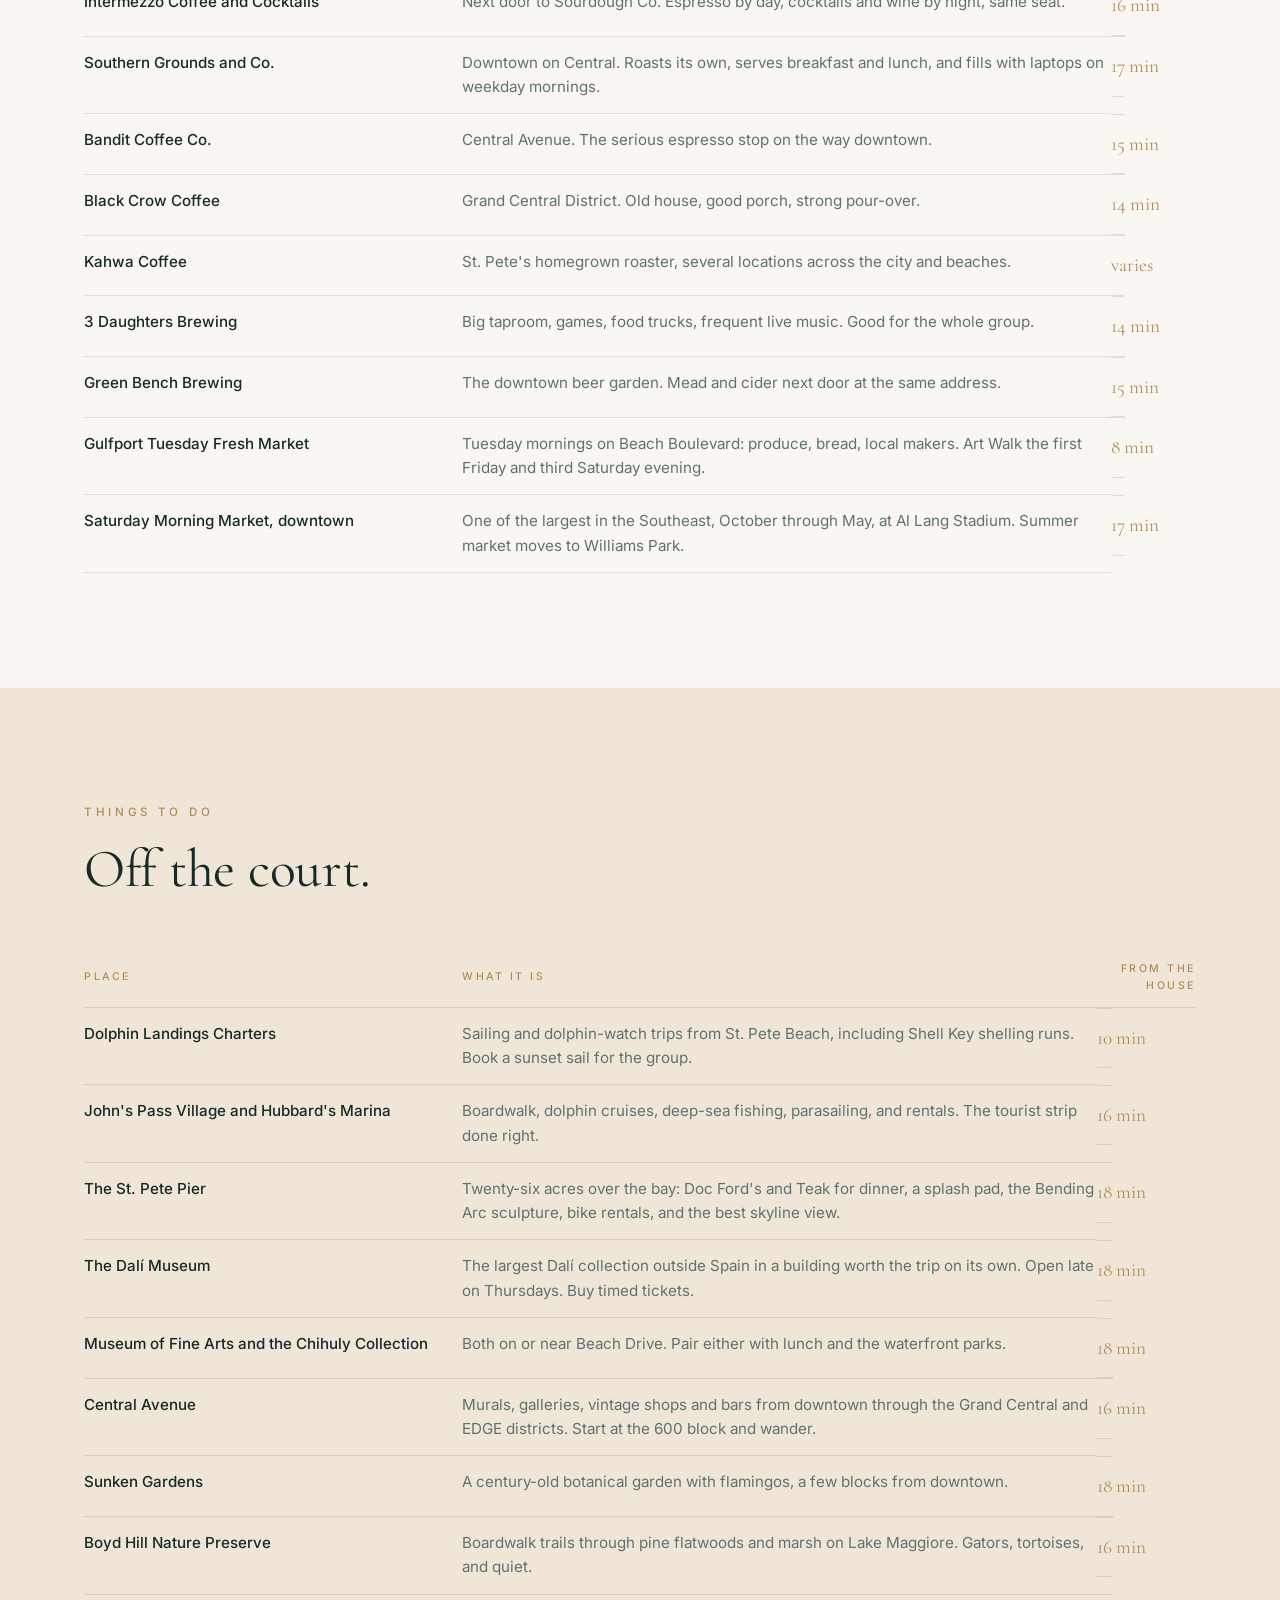
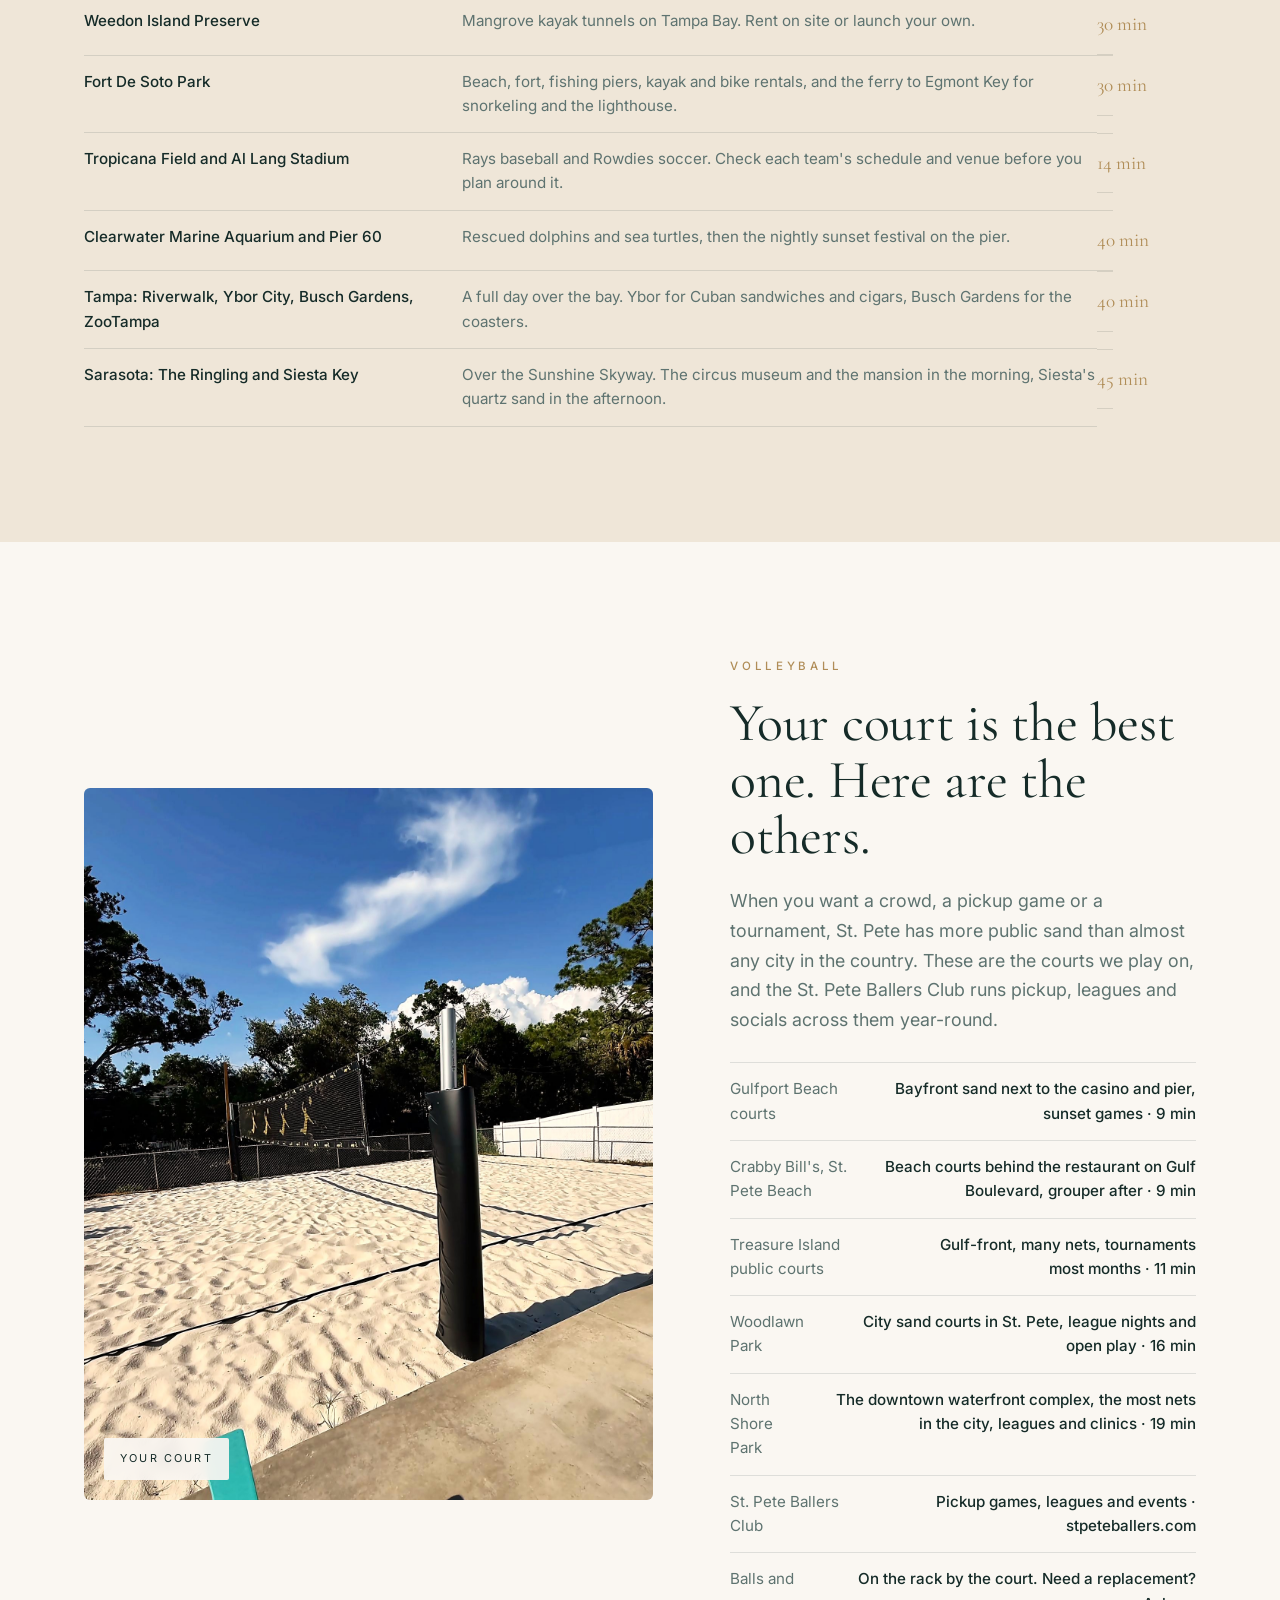
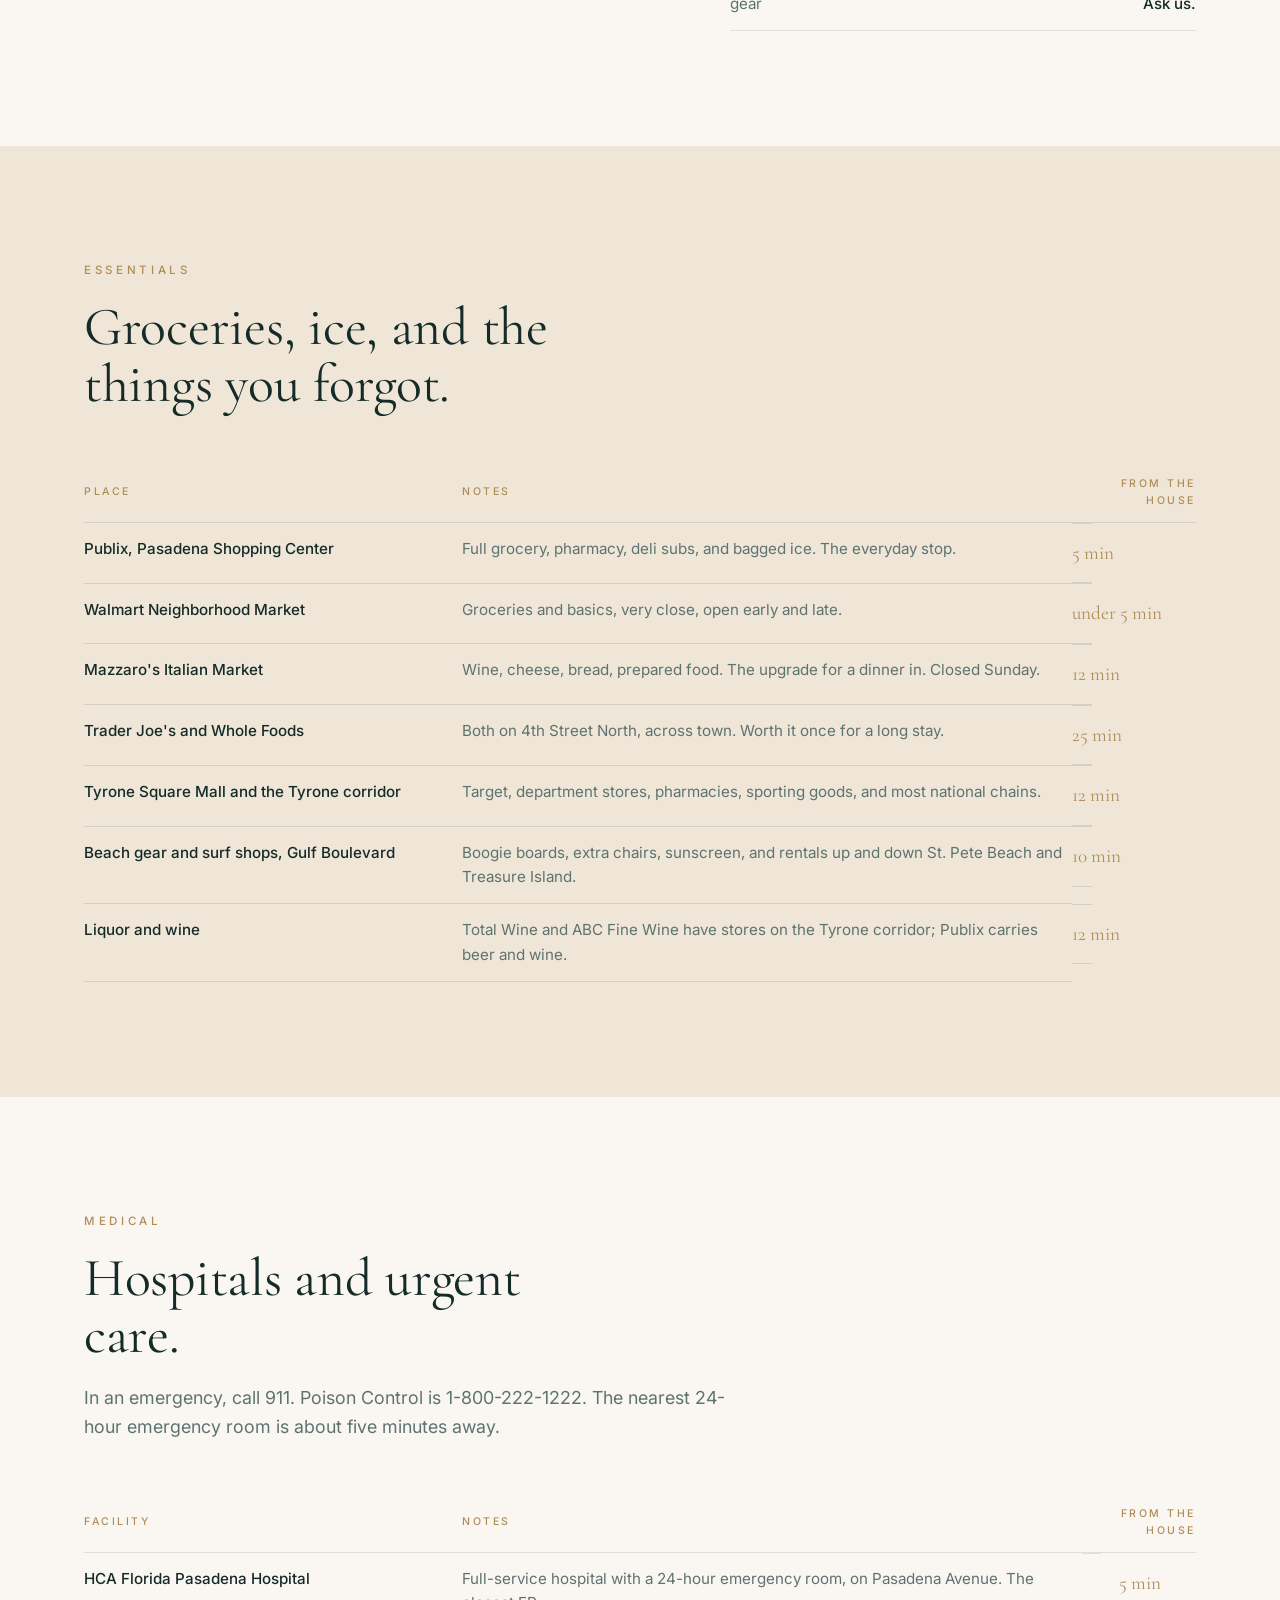
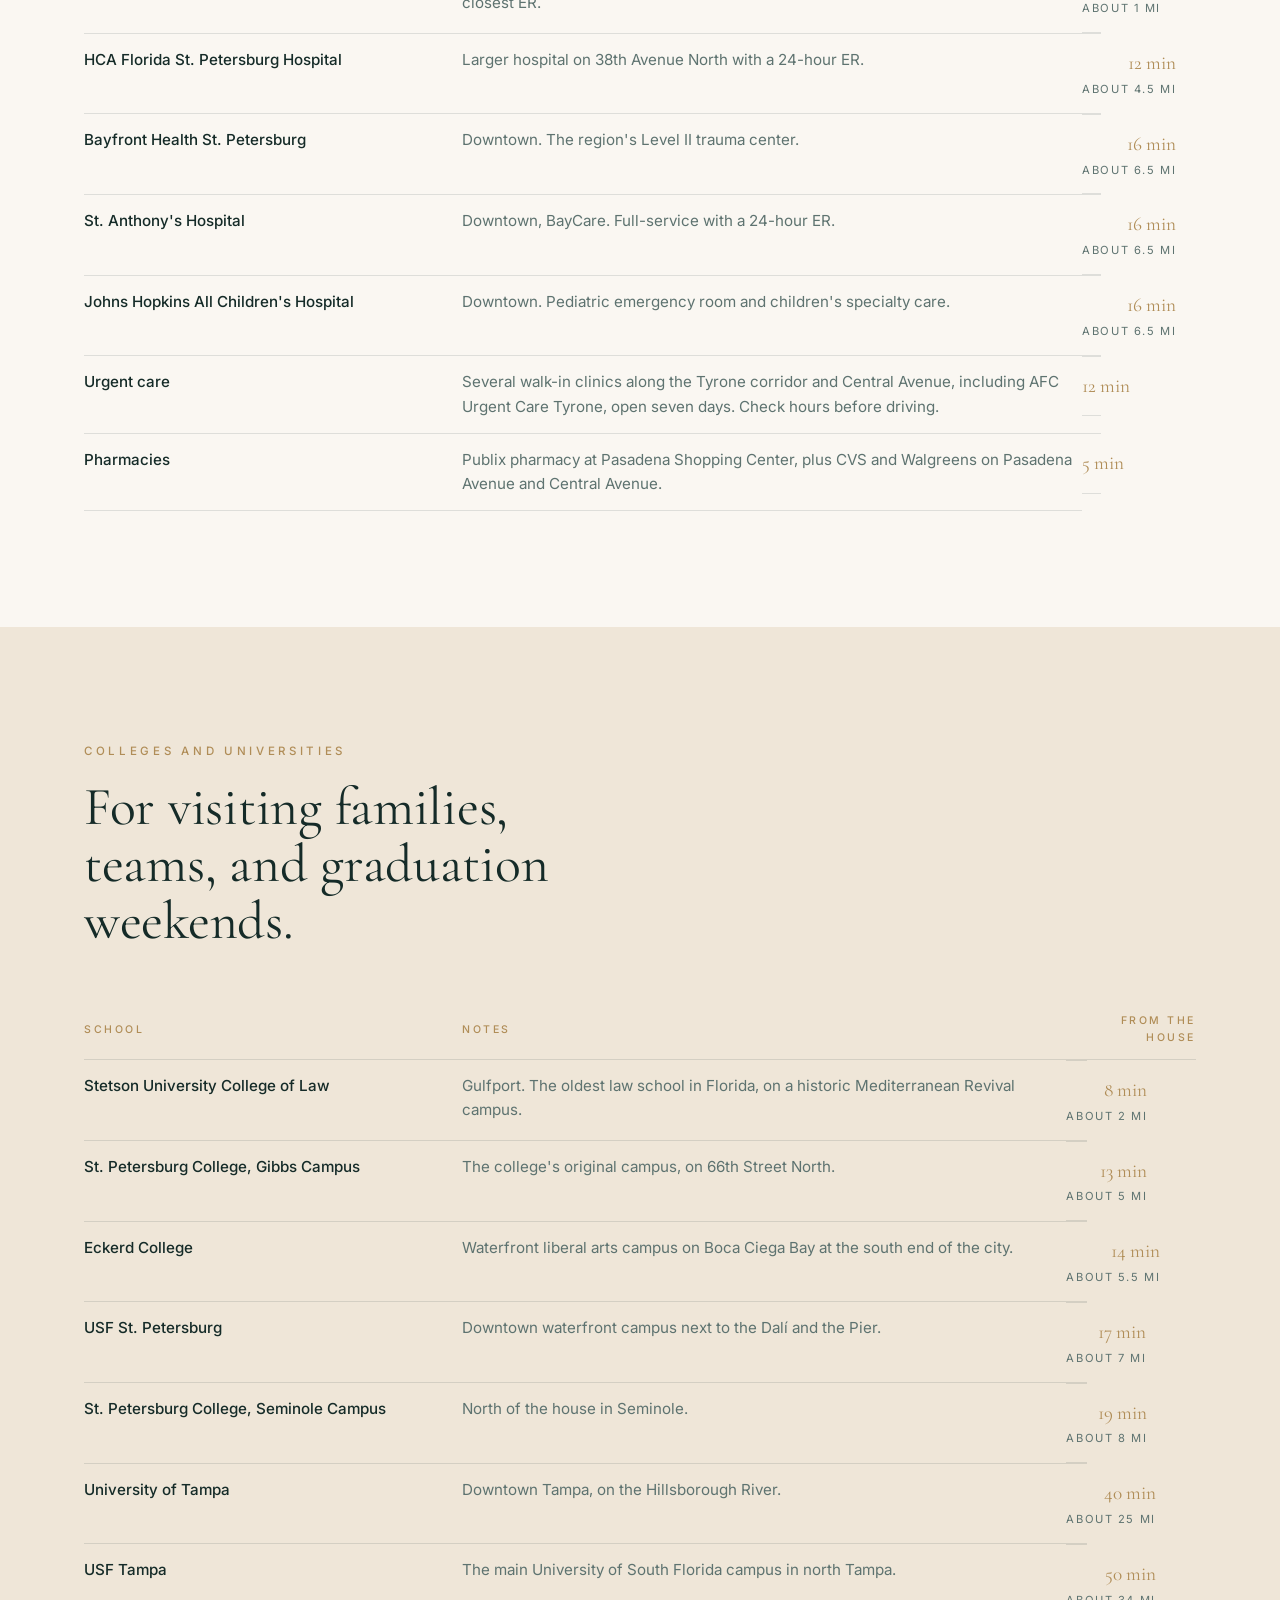
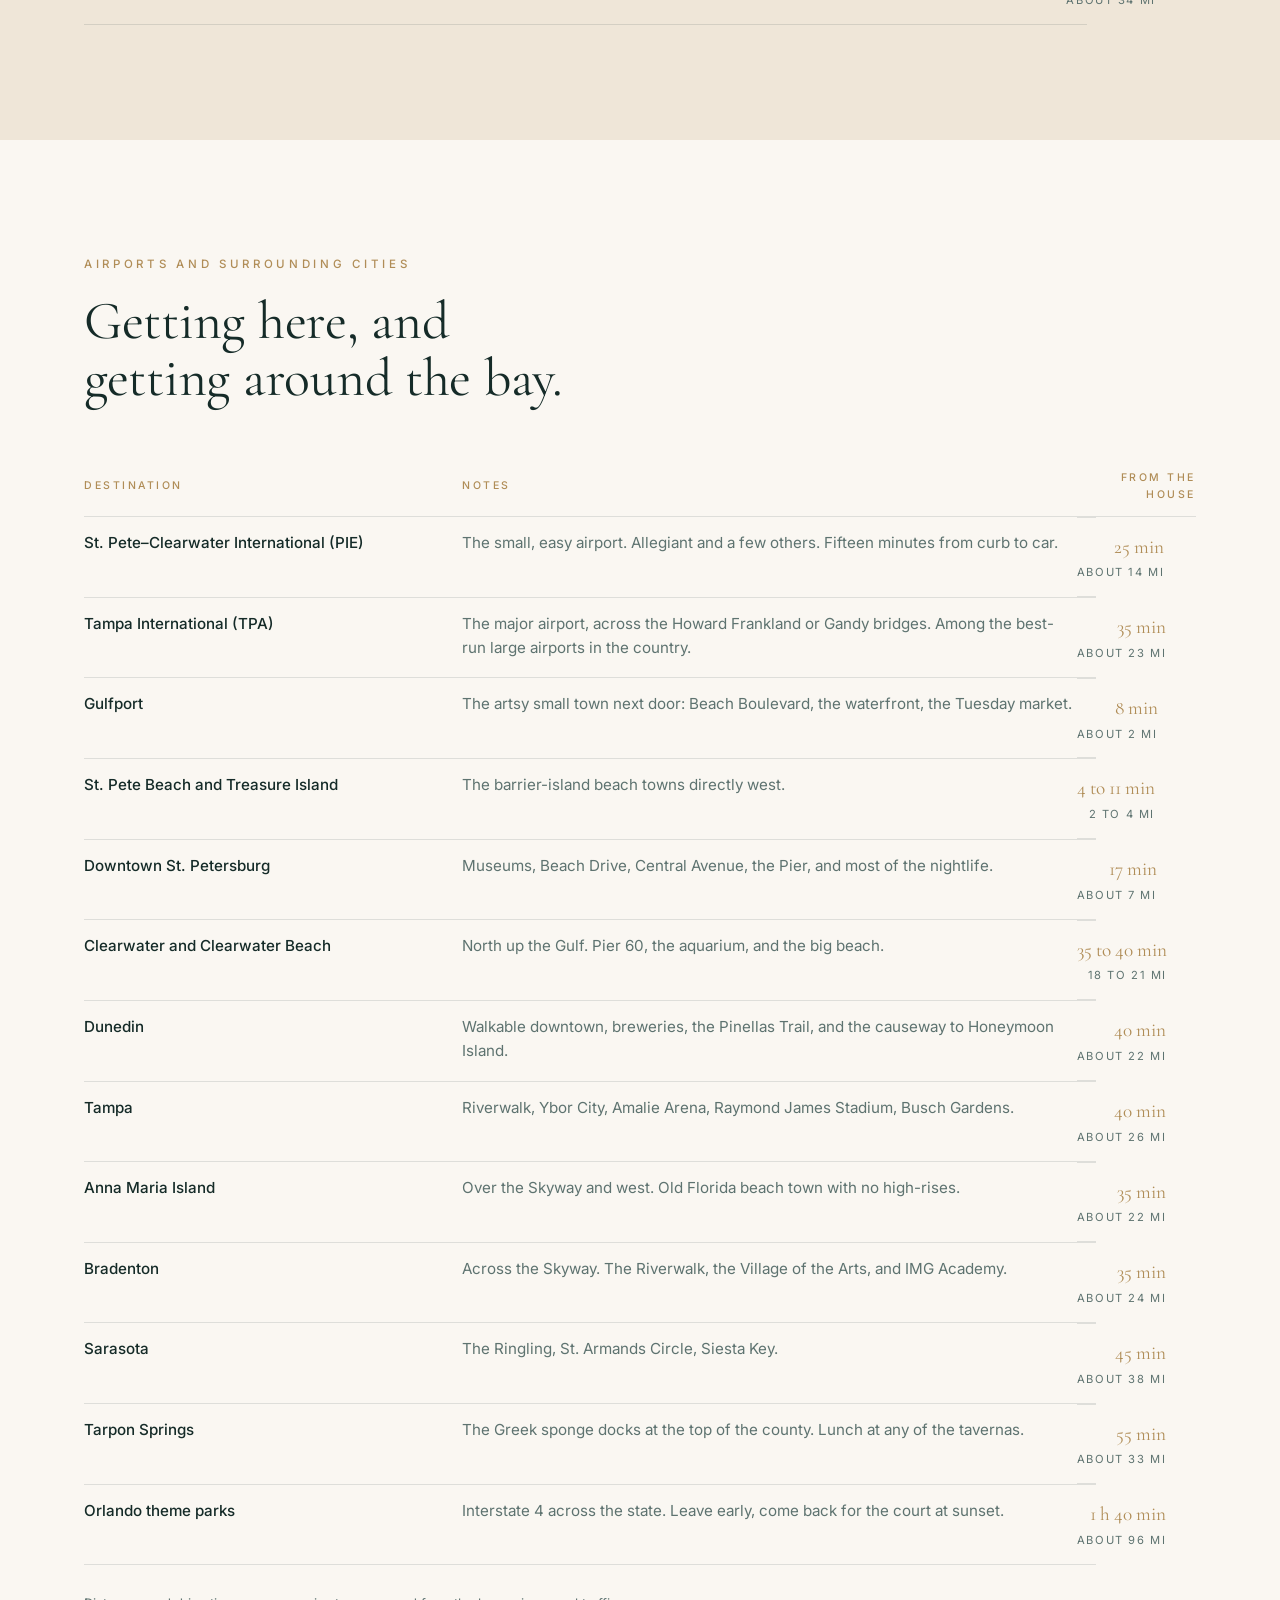
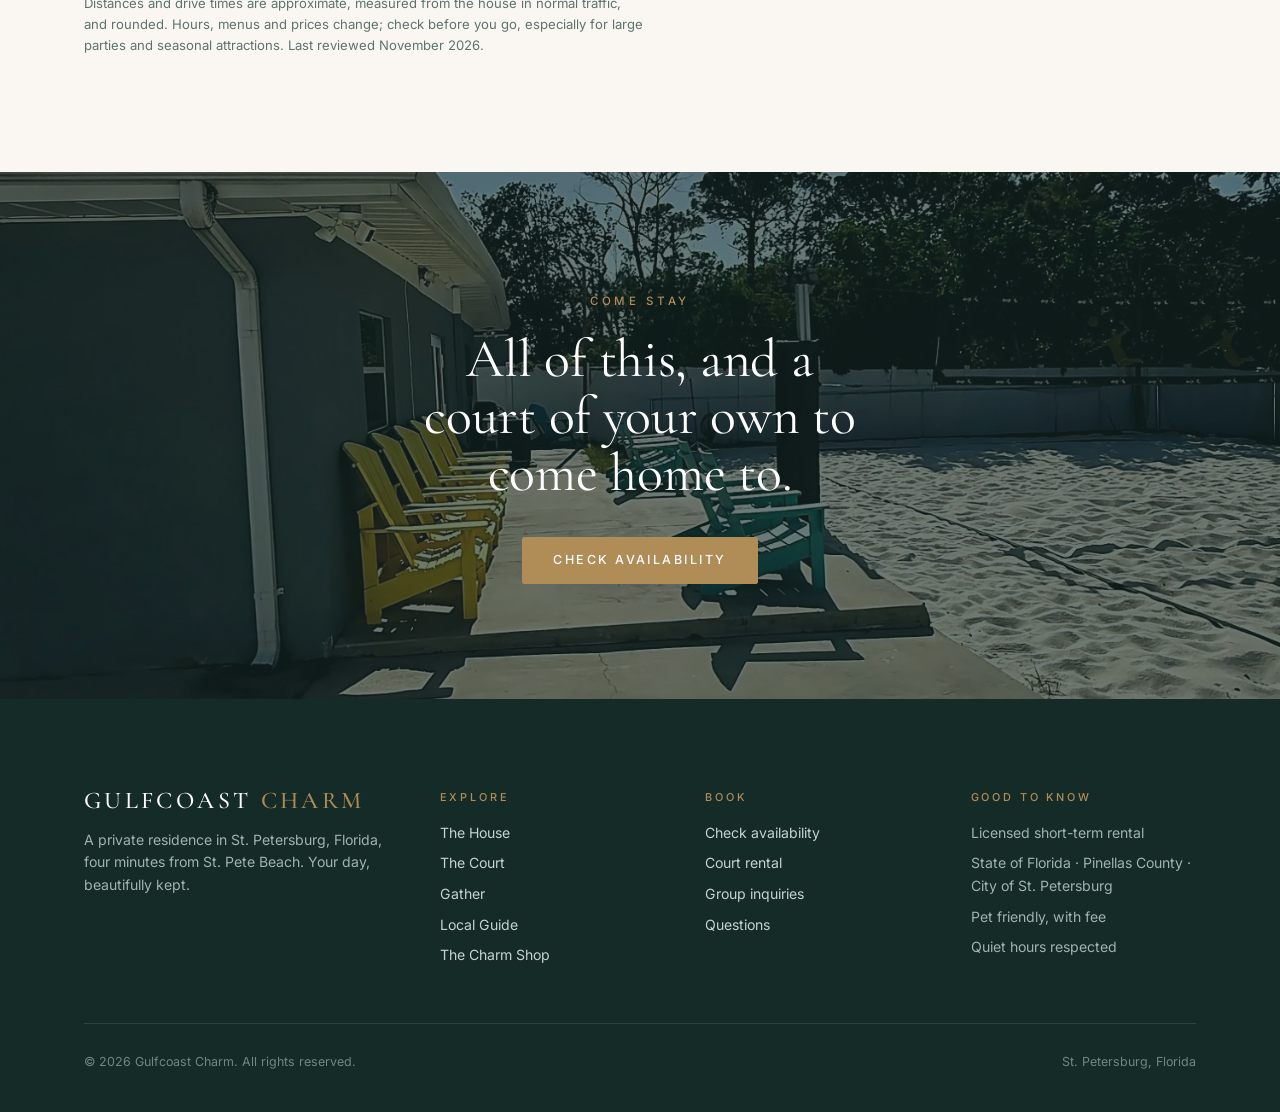
<file: guide.html>
<!DOCTYPE html>
<html lang="en">
<head>
<meta charset="UTF-8">
<meta name="viewport" content="width=device-width, initial-scale=1.0">
<title>Local Guide — Beaches, Restaurants, Day Trips and Essentials Near Gulfcoast Charm, St. Petersburg FL</title>
<meta name="description" content="The hosts' guide to St. Pete Beach, Gulfport, Pass-a-Grille, downtown St. Petersburg and beyond: beaches, restaurants by occasion, things to do, groceries, hospitals, colleges, airports and surrounding cities, with drive times from the house.">
<link rel="canonical" href="https://www.gulfcoastcharm.com/guide.html">
<meta property="og:title" content="Local Guide — Gulfcoast Charm">
<meta property="og:description" content="Beaches, restaurants, day trips and essentials near the house, with drive times.">
<meta property="og:image" content="https://www.gulfcoastcharm.com/images/bay-kayaks.jpg">
<link rel="icon" href="images/favicon.svg" type="image/svg+xml">
<link rel="preconnect" href="https://fonts.googleapis.com">
<link rel="preconnect" href="https://fonts.gstatic.com" crossorigin>
<link href="https://fonts.googleapis.com/css2?family=Cormorant+Garamond:ital,wght@0,300;0,400;0,500;1,300;1,400&family=Inter:wght@400;500;600&display=swap" rel="stylesheet">
<link rel="stylesheet" href="css/style.css">
<style>
  .toc{display:flex;flex-wrap:wrap;gap:10px 22px;margin-top:28px}
  .toc a{font-size:.74rem;letter-spacing:.2em;text-transform:uppercase;text-decoration:none;color:var(--ink);border-bottom:1px solid var(--brass);padding-bottom:3px}
  .toc a:hover{color:var(--brass)}
  .tbl{width:100%;border-collapse:collapse;margin-top:28px}
  .tbl th{font-family:var(--sans);font-size:.66rem;letter-spacing:.24em;text-transform:uppercase;color:var(--brass);text-align:left;padding:0 0 12px;border-bottom:1px solid var(--line);font-weight:500}
  .tbl td{padding:14px 0;border-bottom:1px solid var(--line);vertical-align:top;font-size:.95rem}
  .tbl td:first-child{font-weight:500;color:var(--ink);width:34%}
  .tbl td.note{color:var(--muted)}
  .tbl td.dist{white-space:nowrap;text-align:right;font-family:var(--serif);font-size:1.2rem;color:var(--brass);width:16%}
  .tbl td.dist small{display:block;font-family:var(--sans);font-size:.7rem;letter-spacing:.14em;text-transform:uppercase;color:var(--muted);margin-top:2px}
  .pick{display:grid;grid-template-columns:repeat(3,1fr);gap:clamp(20px,2.5vw,36px)}
  .pick article{border-top:1px solid var(--line);padding-top:20px}
  .pick .kicker{font-size:.64rem;display:block;margin-bottom:10px}
  .pick h3{font-size:1.35rem;margin-bottom:8px}
  .pick p{color:var(--muted);font-size:.93rem}
  .pick .m{display:block;margin-top:10px;font-size:.72rem;letter-spacing:.14em;text-transform:uppercase;color:var(--brass)}
  .fine{font-size:.82rem;color:var(--muted);margin-top:28px;max-width:70ch}
  @media(max-width:840px){.pick{grid-template-columns:1fr}.tbl td:first-child{width:auto}.tbl td.note{display:none}}
</style>
</head>
<body>

<header class="site-header">
  <a class="brand" href="index.html">Gulfcoast <span>Charm</span></a>
  <nav class="nav" aria-label="Primary">
    <a href="stay.html">The House</a>
    <a href="play.html">The Court</a>
    <a href="celebrations.html">Gather</a>
    <a href="guide.html" class="active">Guide</a>
    <a href="https://shop.gulfcoastcharm.com" data-shop>Shop</a>
    <a class="btn btn-brass" href="stay.html#book">Book Direct</a>
  </nav>
  <button class="burger" aria-label="Menu" aria-expanded="false"><span></span><span></span><span></span></button>
</header>
<div class="mobile-nav">
  <a href="stay.html">The House</a>
  <a href="play.html">The Court</a>
  <a href="celebrations.html">Gather</a>
  <a href="guide.html">Guide</a>
  <a href="https://shop.gulfcoastcharm.com" data-shop>Shop</a>
  <a class="small" href="stay.html#book">Check availability →</a>
</div>

<section class="hero short">
  <div class="media"><img src="images/bay-kayaks.jpg" alt="Kayaks on a white-sand bay beach under a blue Florida sky" fetchpriority="high"></div>
  <div class="wrap">
    <span class="kicker">The hosts' guide</span>
    <h1>Where we send our friends.<br><em class="accent">Now you.</em></h1>
    <div class="btn-row"><a class="btn btn-brass" href="#beaches">Start with the beaches</a></div>
  </div>
</section>

<section class="tight">
  <div class="wrap reveal">
    <span class="kicker">How to use this</span>
    <h2 style="max-width:22ch;margin-top:20px">Everything below is measured from the driveway.</h2>
    <p class="lead" style="margin-top:20px">The house sits in the quiet South Pasadena corridor between Gulfport and St. Pete Beach. Drive times are for normal traffic. Beach traffic on a Saturday in March can add ten minutes to anything on the barrier islands, and the Sunshine Skyway adds the best view in Florida to anything south.</p>
    <nav class="toc" aria-label="Sections">
      <a href="#beaches">Beaches</a><a href="#eat">Restaurants</a><a href="#do">Things to do</a><a href="#play">Volleyball</a><a href="#essentials">Essentials</a><a href="#medical">Medical</a><a href="#colleges">Colleges</a><a href="#travel">Airports and cities</a>
    </nav>
  </div>
</section>

<section class="bg-sand" id="beaches">
  <div class="wrap">
    <div class="sec-head reveal"><span class="kicker">Beaches</span><h2>Which sand, and when.</h2><p class="lead">Beach chairs, umbrellas and a cooler are in the bin by the door. Parking on the islands is metered almost everywhere, so bring the parking app and go early on weekends.</p></div>
    <table class="tbl reveal">
      <thead><tr><th>Beach</th><th>Why go</th><th style="text-align:right">From the house</th></tr></thead>
      <tbody>
        <tr><td>St. Pete Beach, Upham Beach and Corey Avenue</td><td class="note">Our default. Wide, white, and over the Corey Causeway before the coffee cools. Corey Avenue has the shops and the Sunday market.</td><td class="dist">4 min<small>about 2 mi</small></td></tr>
        <tr><td>Gulfport Beach and waterfront</td><td class="note">Calm bay water, a small-town main street, the casino ballroom, and the best sunset-with-a-drink spots that are not on the Gulf.</td><td class="dist">9 min<small>about 2.5 mi</small></td></tr>
        <tr><td>Sunset Beach, Treasure Island</td><td class="note">Narrow, quieter, and the right name. Walk north toward the beach bars or south toward the pass.</td><td class="dist">11 min<small>about 3.5 mi</small></td></tr>
        <tr><td>Treasure Island Beach</td><td class="note">The widest stretch of sand in the county and home to the public beach volleyball courts. Bring a ball.</td><td class="dist">11 min<small>about 3.5 mi</small></td></tr>
        <tr><td>Madeira Beach and John's Pass Village</td><td class="note">Boardwalk, dolphin boats, fishing charters, and a beach a block away.</td><td class="dist">16 min<small>about 6 mi</small></td></tr>
        <tr><td>Pass-a-Grille Beach</td><td class="note">The historic end of St. Pete Beach. Eighth Avenue for breakfast, the Hurricane rooftop for sunset, the sand in between.</td><td class="dist">19 min<small>about 6.5 mi</small></td></tr>
        <tr><td>Shell Key Preserve</td><td class="note">Boat-access only. The shuttle leaves from Tierra Verde. Shelling, birds, no buildings. Take water.</td><td class="dist">17 min to the shuttle<small>about 7 mi</small></td></tr>
        <tr><td>Fort De Soto Park, North Beach</td><td class="note">Consistently ranked among the best beaches in the country. A Civil War-era fort, kayak launches, dog beach, and the ferry to Egmont Key.</td><td class="dist">30 min<small>about 13 mi</small></td></tr>
        <tr><td>Indian Rocks Beach</td><td class="note">Low-key, residential, fewer crowds. A good excuse to drive the Gulf Boulevard scenic route north.</td><td class="dist">30 min<small>about 14 mi</small></td></tr>
        <tr><td>Clearwater Beach</td><td class="note">The famous one. Pier 60 sunset festival nightly, the marine aquarium, and the crowds to match.</td><td class="dist">40 min<small>about 21 mi</small></td></tr>
        <tr><td>Honeymoon Island and Caladesi Island</td><td class="note">State park beaches north of Dunedin. Caladesi is ferry-access and routinely tops national lists.</td><td class="dist">55 min<small>about 27 mi</small></td></tr>
      </tbody>
    </table>
  </div>
</section>

<section id="eat">
  <div class="wrap">
    <div class="sec-head reveal"><span class="kicker">Restaurants</span><h2>Dinner for eight, sorted by the evening you want.</h2><p class="lead">Call ahead for a table of eight anywhere on a weekend. We have listed what each place is for, not just what it serves.</p></div>

    <div class="pick reveal">
      <article><span class="kicker">The one you cannot skip</span><h3>Ted Peters Famous Smoked Fish</h3><p>Open-air picnic tables, mullet and mahi smoked over red oak since 1951, German potato salad, cold beer. Cash only. Closed Monday and Tuesday.</p><span class="m">South Pasadena · 5 min</span></article>
      <article><span class="kicker">The big group dinner</span><h3>Pia's Trattoria</h3><p>Italian in a garden courtyard in Gulfport's village, usually with live music in the evening. Our first choice for dinner. Book the long table and let them bring the wine.</p><span class="m">Gulfport · 8 min</span></article>
      <article><span class="kicker">Sunset over the Gulf</span><h3>Hurricane Seafood Restaurant</h3><p>Three stories in Pass-a-Grille. Grouper sandwich downstairs, then the rooftop bar as the sun goes.</p><span class="m">Pass-a-Grille · 19 min</span></article>
      <article><span class="kicker">Waterfront and casual</span><h3>O'Maddy's Bar and Grille</h3><p>On Gulfport's waterfront across from the beach. Open late, loud in the best way, a staple for a reason.</p><span class="m">Gulfport · 9 min</span></article>
      <article><span class="kicker">Breakfast after the morning match</span><h3>Stella's</h3><p>Gulfport's breakfast institution. Get there before nine on weekends or bring patience.</p><span class="m">Gulfport · 8 min</span></article>
      <article><span class="kicker">Brunch on the water</span><h3>The Breeze Waterfront Cafe</h3><p>French toast and Benedicts with the bay in front of you. The quieter morning option.</p><span class="m">Gulfport · 9 min</span></article>
      <article><span class="kicker">Old Florida breakfast</span><h3>Seahorse Restaurant</h3><p>A Pass-a-Grille staple since 1938. Counter seats, big plates, and the beach across the street.</p><span class="m">Pass-a-Grille · 19 min</span></article>
      <article><span class="kicker">Toes in the sand</span><h3>Paradise Grille</h3><p>Beachside café on the sand at Pass-a-Grille. Tacos, fish sandwiches, and the best lunch view for the money.</p><span class="m">Pass-a-Grille · 19 min</span></article>
      <article><span class="kicker">The special night</span><h3>Grace</h3><p>Chef-owned fine dining on historic Eighth Avenue. Local and seasonal, a short menu done properly. Reserve early.</p><span class="m">Pass-a-Grille · 19 min</span></article>
      <article><span class="kicker">The splurge</span><h3>Maritana at The Don CeSar</h3><p>The Pink Palace's dining room. Dress a little. Worth it once, especially with a drink at the Rowe Bar first.</p><span class="m">St. Pete Beach · 12 min</span></article>
      <article><span class="kicker">No-frills grouper</span><h3>Crabby Bill's</h3><p>Picnic tables, paper towels, local grouper, tiki energy. Kids and sandy feet welcome.</p><span class="m">St. Pete Beach · 10 min</span></article>
      <article><span class="kicker">Reliable seafood</span><h3>Snapper's Sea Grill</h3><p>A consistent St. Pete Beach favorite for a sit-down seafood dinner without the resort prices.</p><span class="m">St. Pete Beach · 10 min</span></article>
      <article><span class="kicker">Downtown, the one locals name first</span><h3>Il Ritorno</h3><p>Modern Italian on Central Avenue with a tasting menu and a serious wine list. The downtown reservation to make.</p><span class="m">Downtown St. Pete · 16 min</span></article>
      <article><span class="kicker">Downtown, small plates and a crowd</span><h3>Brick and Mortar</h3><p>Tiny, loud, and among the highest rated rooms in the city. Go early or expect a wait.</p><span class="m">Downtown St. Pete · 16 min</span></article>
      <article><span class="kicker">Beach Drive classics</span><h3>Parkshore Grill and Stillwaters Tavern</h3><p>Side by side on Beach Drive facing the waterfront park. Parkshore for the proper dinner, Stillwaters for a big table and twenty taps.</p><span class="m">Downtown St. Pete · 18 min</span></article>
      <article><span class="kicker">Mediterranean, for a group</span><h3>Allelo and Taverna Costale</h3><p>Two downtown rooms built for sharing plates and long dinners. Both take large parties.</p><span class="m">Downtown St. Pete · 17 min</span></article>
      <article><span class="kicker">Lunch and the picnic haul</span><h3>Mazzaro's Italian Market</h3><p>A St. Pete institution: deli, bakery, espresso bar, cheese counter, and wine. Load up for the dock. Closed Sunday.</p><span class="m">St. Petersburg · 12 min</span></article>
      <article><span class="kicker">Late night</span><h3>Copper Shaker</h3><p>Downtown cocktails and a kitchen that runs late, for the night that keeps going after dinner.</p><span class="m">Downtown St. Pete · 17 min</span></article>
    </div>

    <table class="tbl reveal" style="margin-top:56px">
      <thead><tr><th>Coffee, breweries and the market</th><th>Notes</th><th style="text-align:right">From the house</th></tr></thead>
      <tbody>
        <tr><td>Craft Kafe, West Central</td><td class="note">The closest good coffee and breakfast to the house, on Central Avenue West. Entirely gluten-free kitchen, strong espresso, big pastry case. A downtown location too, at the 200 block of Central.</td><td class="dist">6 min</td></tr>
        <tr><td>The Sourdough Co.</td><td class="note">Edge District. Breakfast, sandwiches on their own sourdough, and coffee, with room to open a laptop. The remote-work morning spot.</td><td class="dist">16 min</td></tr>
        <tr><td>Intermezzo Coffee and Cocktails</td><td class="note">Next door to Sourdough Co. Espresso by day, cocktails and wine by night, same seat.</td><td class="dist">16 min</td></tr>
        <tr><td>Southern Grounds and Co.</td><td class="note">Downtown on Central. Roasts its own, serves breakfast and lunch, and fills with laptops on weekday mornings.</td><td class="dist">17 min</td></tr>
        <tr><td>Bandit Coffee Co.</td><td class="note">Central Avenue. The serious espresso stop on the way downtown.</td><td class="dist">15 min</td></tr>
        <tr><td>Black Crow Coffee</td><td class="note">Grand Central District. Old house, good porch, strong pour-over.</td><td class="dist">14 min</td></tr>
        <tr><td>Kahwa Coffee</td><td class="note">St. Pete's homegrown roaster, several locations across the city and beaches.</td><td class="dist">varies</td></tr>
        <tr><td>3 Daughters Brewing</td><td class="note">Big taproom, games, food trucks, frequent live music. Good for the whole group.</td><td class="dist">14 min</td></tr>
        <tr><td>Green Bench Brewing</td><td class="note">The downtown beer garden. Mead and cider next door at the same address.</td><td class="dist">15 min</td></tr>
        <tr><td>Gulfport Tuesday Fresh Market</td><td class="note">Tuesday mornings on Beach Boulevard: produce, bread, local makers. Art Walk the first Friday and third Saturday evening.</td><td class="dist">8 min</td></tr>
        <tr><td>Saturday Morning Market, downtown</td><td class="note">One of the largest in the Southeast, October through May, at Al Lang Stadium. Summer market moves to Williams Park.</td><td class="dist">17 min</td></tr>
      </tbody>
    </table>
  </div>
</section>

<section class="bg-sand" id="do">
  <div class="wrap">
    <div class="sec-head reveal"><span class="kicker">Things to do</span><h2>Off the court.</h2></div>
    <table class="tbl reveal">
      <thead><tr><th>Place</th><th>What it is</th><th style="text-align:right">From the house</th></tr></thead>
      <tbody>
        <tr><td>Dolphin Landings Charters</td><td class="note">Sailing and dolphin-watch trips from St. Pete Beach, including Shell Key shelling runs. Book a sunset sail for the group.</td><td class="dist">10 min</td></tr>
        <tr><td>John's Pass Village and Hubbard's Marina</td><td class="note">Boardwalk, dolphin cruises, deep-sea fishing, parasailing, and rentals. The tourist strip done right.</td><td class="dist">16 min</td></tr>
        <tr><td>The St. Pete Pier</td><td class="note">Twenty-six acres over the bay: Doc Ford's and Teak for dinner, a splash pad, the Bending Arc sculpture, bike rentals, and the best skyline view.</td><td class="dist">18 min</td></tr>
        <tr><td>The Dalí Museum</td><td class="note">The largest Dalí collection outside Spain in a building worth the trip on its own. Open late on Thursdays. Buy timed tickets.</td><td class="dist">18 min</td></tr>
        <tr><td>Museum of Fine Arts and the Chihuly Collection</td><td class="note">Both on or near Beach Drive. Pair either with lunch and the waterfront parks.</td><td class="dist">18 min</td></tr>
        <tr><td>Central Avenue</td><td class="note">Murals, galleries, vintage shops and bars from downtown through the Grand Central and EDGE districts. Start at the 600 block and wander.</td><td class="dist">16 min</td></tr>
        <tr><td>Sunken Gardens</td><td class="note">A century-old botanical garden with flamingos, a few blocks from downtown.</td><td class="dist">18 min</td></tr>
        <tr><td>Boyd Hill Nature Preserve</td><td class="note">Boardwalk trails through pine flatwoods and marsh on Lake Maggiore. Gators, tortoises, and quiet.</td><td class="dist">16 min</td></tr>
        <tr><td>Weedon Island Preserve</td><td class="note">Mangrove kayak tunnels on Tampa Bay. Rent on site or launch your own.</td><td class="dist">30 min</td></tr>
        <tr><td>Fort De Soto Park</td><td class="note">Beach, fort, fishing piers, kayak and bike rentals, and the ferry to Egmont Key for snorkeling and the lighthouse.</td><td class="dist">30 min</td></tr>
        <tr><td>Tropicana Field and Al Lang Stadium</td><td class="note">Rays baseball and Rowdies soccer. Check each team's schedule and venue before you plan around it.</td><td class="dist">14 min</td></tr>
        <tr><td>Clearwater Marine Aquarium and Pier 60</td><td class="note">Rescued dolphins and sea turtles, then the nightly sunset festival on the pier.</td><td class="dist">40 min</td></tr>
        <tr><td>Tampa: Riverwalk, Ybor City, Busch Gardens, ZooTampa</td><td class="note">A full day over the bay. Ybor for Cuban sandwiches and cigars, Busch Gardens for the coasters.</td><td class="dist">40 min</td></tr>
        <tr><td>Sarasota: The Ringling and Siesta Key</td><td class="note">Over the Sunshine Skyway. The circus museum and the mansion in the morning, Siesta's quartz sand in the afternoon.</td><td class="dist">45 min</td></tr>
      </tbody>
    </table>
  </div>
</section>

<section id="play">
  <div class="wrap">
    <div class="split">
      <div class="media reveal"><img src="images/court-post.jpeg" alt="Padded competition post and net on the private court" loading="lazy"><span class="tag">Your court</span></div>
      <div class="copy reveal d1">
        <span class="kicker">Volleyball</span>
        <h2>Your court is the best one. Here are the others.</h2>
        <p class="lead">When you want a crowd, a pickup game or a tournament, St. Pete has more public sand than almost any city in the country. These are the courts we play on, and the St. Pete Ballers Club runs pickup, leagues and socials across them year-round.</p>
        <ul class="specs">
          <li><span>Gulfport Beach courts</span><span>Bayfront sand next to the casino and pier, sunset games · 9 min</span></li>
          <li><span>Crabby Bill's, St. Pete Beach</span><span>Beach courts behind the restaurant on Gulf Boulevard, grouper after · 9 min</span></li>
          <li><span>Treasure Island public courts</span><span>Gulf-front, many nets, tournaments most months · 11 min</span></li>
          <li><span>Woodlawn Park</span><span>City sand courts in St. Pete, league nights and open play · 16 min</span></li>
          <li><span>North Shore Park</span><span>The downtown waterfront complex, the most nets in the city, leagues and clinics · 19 min</span></li>
          <li><span>St. Pete Ballers Club</span><span>Pickup games, leagues and events · stpeteballers.com</span></li>
          <li><span>Balls and gear</span><span>On the rack by the court. Need a replacement? Ask us.</span></li>
        </ul>
      </div>
    </div>
  </div>
</section>

<section class="bg-sand" id="essentials">
  <div class="wrap">
    <div class="sec-head reveal"><span class="kicker">Essentials</span><h2>Groceries, ice, and the things you forgot.</h2></div>
    <table class="tbl reveal">
      <thead><tr><th>Place</th><th>Notes</th><th style="text-align:right">From the house</th></tr></thead>
      <tbody>
        <tr><td>Publix, Pasadena Shopping Center</td><td class="note">Full grocery, pharmacy, deli subs, and bagged ice. The everyday stop.</td><td class="dist">5 min</td></tr>
        <tr><td>Walmart Neighborhood Market</td><td class="note">Groceries and basics, very close, open early and late.</td><td class="dist">under 5 min</td></tr>
        <tr><td>Mazzaro's Italian Market</td><td class="note">Wine, cheese, bread, prepared food. The upgrade for a dinner in. Closed Sunday.</td><td class="dist">12 min</td></tr>
        <tr><td>Trader Joe's and Whole Foods</td><td class="note">Both on 4th Street North, across town. Worth it once for a long stay.</td><td class="dist">25 min</td></tr>
        <tr><td>Tyrone Square Mall and the Tyrone corridor</td><td class="note">Target, department stores, pharmacies, sporting goods, and most national chains.</td><td class="dist">12 min</td></tr>
        <tr><td>Beach gear and surf shops, Gulf Boulevard</td><td class="note">Boogie boards, extra chairs, sunscreen, and rentals up and down St. Pete Beach and Treasure Island.</td><td class="dist">10 min</td></tr>
        <tr><td>Liquor and wine</td><td class="note">Total Wine and ABC Fine Wine have stores on the Tyrone corridor; Publix carries beer and wine.</td><td class="dist">12 min</td></tr>
      </tbody>
    </table>
  </div>
</section>

<section id="medical">
  <div class="wrap">
    <div class="sec-head reveal"><span class="kicker">Medical</span><h2>Hospitals and urgent care.</h2><p class="lead">In an emergency, call 911. Poison Control is 1-800-222-1222. The nearest 24-hour emergency room is about five minutes away.</p></div>
    <table class="tbl reveal">
      <thead><tr><th>Facility</th><th>Notes</th><th style="text-align:right">From the house</th></tr></thead>
      <tbody>
        <tr><td>HCA Florida Pasadena Hospital</td><td class="note">Full-service hospital with a 24-hour emergency room, on Pasadena Avenue. The closest ER.</td><td class="dist">5 min<small>about 1 mi</small></td></tr>
        <tr><td>HCA Florida St. Petersburg Hospital</td><td class="note">Larger hospital on 38th Avenue North with a 24-hour ER.</td><td class="dist">12 min<small>about 4.5 mi</small></td></tr>
        <tr><td>Bayfront Health St. Petersburg</td><td class="note">Downtown. The region's Level II trauma center.</td><td class="dist">16 min<small>about 6.5 mi</small></td></tr>
        <tr><td>St. Anthony's Hospital</td><td class="note">Downtown, BayCare. Full-service with a 24-hour ER.</td><td class="dist">16 min<small>about 6.5 mi</small></td></tr>
        <tr><td>Johns Hopkins All Children's Hospital</td><td class="note">Downtown. Pediatric emergency room and children's specialty care.</td><td class="dist">16 min<small>about 6.5 mi</small></td></tr>
        <tr><td>Urgent care</td><td class="note">Several walk-in clinics along the Tyrone corridor and Central Avenue, including AFC Urgent Care Tyrone, open seven days. Check hours before driving.</td><td class="dist">12 min</td></tr>
        <tr><td>Pharmacies</td><td class="note">Publix pharmacy at Pasadena Shopping Center, plus CVS and Walgreens on Pasadena Avenue and Central Avenue.</td><td class="dist">5 min</td></tr>
      </tbody>
    </table>
  </div>
</section>

<section class="bg-sand" id="colleges">
  <div class="wrap">
    <div class="sec-head reveal"><span class="kicker">Colleges and universities</span><h2>For visiting families, teams, and graduation weekends.</h2></div>
    <table class="tbl reveal">
      <thead><tr><th>School</th><th>Notes</th><th style="text-align:right">From the house</th></tr></thead>
      <tbody>
        <tr><td>Stetson University College of Law</td><td class="note">Gulfport. The oldest law school in Florida, on a historic Mediterranean Revival campus.</td><td class="dist">8 min<small>about 2 mi</small></td></tr>
        <tr><td>St. Petersburg College, Gibbs Campus</td><td class="note">The college's original campus, on 66th Street North.</td><td class="dist">13 min<small>about 5 mi</small></td></tr>
        <tr><td>Eckerd College</td><td class="note">Waterfront liberal arts campus on Boca Ciega Bay at the south end of the city.</td><td class="dist">14 min<small>about 5.5 mi</small></td></tr>
        <tr><td>USF St. Petersburg</td><td class="note">Downtown waterfront campus next to the Dalí and the Pier.</td><td class="dist">17 min<small>about 7 mi</small></td></tr>
        <tr><td>St. Petersburg College, Seminole Campus</td><td class="note">North of the house in Seminole.</td><td class="dist">19 min<small>about 8 mi</small></td></tr>
        <tr><td>University of Tampa</td><td class="note">Downtown Tampa, on the Hillsborough River.</td><td class="dist">40 min<small>about 25 mi</small></td></tr>
        <tr><td>USF Tampa</td><td class="note">The main University of South Florida campus in north Tampa.</td><td class="dist">50 min<small>about 34 mi</small></td></tr>
      </tbody>
    </table>
  </div>
</section>

<section id="travel">
  <div class="wrap">
    <div class="sec-head reveal"><span class="kicker">Airports and surrounding cities</span><h2>Getting here, and getting around the bay.</h2></div>
    <table class="tbl reveal">
      <thead><tr><th>Destination</th><th>Notes</th><th style="text-align:right">From the house</th></tr></thead>
      <tbody>
        <tr><td>St. Pete–Clearwater International (PIE)</td><td class="note">The small, easy airport. Allegiant and a few others. Fifteen minutes from curb to car.</td><td class="dist">25 min<small>about 14 mi</small></td></tr>
        <tr><td>Tampa International (TPA)</td><td class="note">The major airport, across the Howard Frankland or Gandy bridges. Among the best-run large airports in the country.</td><td class="dist">35 min<small>about 23 mi</small></td></tr>
        <tr><td>Gulfport</td><td class="note">The artsy small town next door: Beach Boulevard, the waterfront, the Tuesday market.</td><td class="dist">8 min<small>about 2 mi</small></td></tr>
        <tr><td>St. Pete Beach and Treasure Island</td><td class="note">The barrier-island beach towns directly west.</td><td class="dist">4 to 11 min<small>2 to 4 mi</small></td></tr>
        <tr><td>Downtown St. Petersburg</td><td class="note">Museums, Beach Drive, Central Avenue, the Pier, and most of the nightlife.</td><td class="dist">17 min<small>about 7 mi</small></td></tr>
        <tr><td>Clearwater and Clearwater Beach</td><td class="note">North up the Gulf. Pier 60, the aquarium, and the big beach.</td><td class="dist">35 to 40 min<small>18 to 21 mi</small></td></tr>
        <tr><td>Dunedin</td><td class="note">Walkable downtown, breweries, the Pinellas Trail, and the causeway to Honeymoon Island.</td><td class="dist">40 min<small>about 22 mi</small></td></tr>
        <tr><td>Tampa</td><td class="note">Riverwalk, Ybor City, Amalie Arena, Raymond James Stadium, Busch Gardens.</td><td class="dist">40 min<small>about 26 mi</small></td></tr>
        <tr><td>Anna Maria Island</td><td class="note">Over the Skyway and west. Old Florida beach town with no high-rises.</td><td class="dist">35 min<small>about 22 mi</small></td></tr>
        <tr><td>Bradenton</td><td class="note">Across the Skyway. The Riverwalk, the Village of the Arts, and IMG Academy.</td><td class="dist">35 min<small>about 24 mi</small></td></tr>
        <tr><td>Sarasota</td><td class="note">The Ringling, St. Armands Circle, Siesta Key.</td><td class="dist">45 min<small>about 38 mi</small></td></tr>
        <tr><td>Tarpon Springs</td><td class="note">The Greek sponge docks at the top of the county. Lunch at any of the tavernas.</td><td class="dist">55 min<small>about 33 mi</small></td></tr>
        <tr><td>Orlando theme parks</td><td class="note">Interstate 4 across the state. Leave early, come back for the court at sunset.</td><td class="dist">1 h 40 min<small>about 96 mi</small></td></tr>
      </tbody>
    </table>
    <p class="fine">Distances and drive times are approximate, measured from the house in normal traffic, and rounded. Hours, menus and prices change; check before you go, especially for large parties and seasonal attractions. Last reviewed November 2026.</p>
  </div>
</section>

<section class="cta-band">
  <div class="media"><img src="images/courtside-chairs.jpeg" alt="" loading="lazy"></div>
  <div class="wrap reveal">
    <span class="kicker">Come stay</span>
    <h2 style="max-width:18ch;margin:18px auto 0">All of this, and a court of your own to come home to.</h2>
    <div class="btn-row"><a class="btn btn-brass" href="stay.html#book">Check availability</a></div>
  </div>
</section>

<footer>
  <div class="wrap">
    <div class="top">
      <div>
        <a class="brand" href="index.html">Gulfcoast <span>Charm</span></a>
        <p style="max-width:34ch">A private residence in St. Petersburg, Florida, four minutes from St. Pete Beach. Your day, beautifully kept.</p>
      </div>
      <div>
        <h4>Explore</h4>
        <ul>
          <li><a href="stay.html">The House</a></li>
          <li><a href="play.html">The Court</a></li>
          <li><a href="celebrations.html">Gather</a></li>
          <li><a href="guide.html">Local Guide</a></li>
          <li><a href="https://shop.gulfcoastcharm.com" data-shop>The Charm Shop</a></li>
        </ul>
      </div>
      <div>
        <h4>Book</h4>
        <ul>
          <li><a href="stay.html#book">Check availability</a></li>
          <li><a href="play.html#reserve">Court rental</a></li>
          <li><a href="celebrations.html#contact">Group inquiries</a></li>
          <li><a href="stay.html#faq">Questions</a></li>
        </ul>
      </div>
      <div>
        <h4>Good to know</h4>
        <ul>
          <li>Licensed short-term rental</li>
          <li>State of Florida · Pinellas County · City of St. Petersburg</li>
          <li>Pet friendly, with fee</li>
          <li>Quiet hours respected</li>
        </ul>
      </div>
    </div>
    <div class="bottom">
      <span>© <span data-year>2026</span> Gulfcoast Charm. All rights reserved.</span>
      <span>St. Petersburg, Florida</span>
    </div>
  </div>
</footer>

<script src="js/site.js"></script>
</body>
</html>
</file>
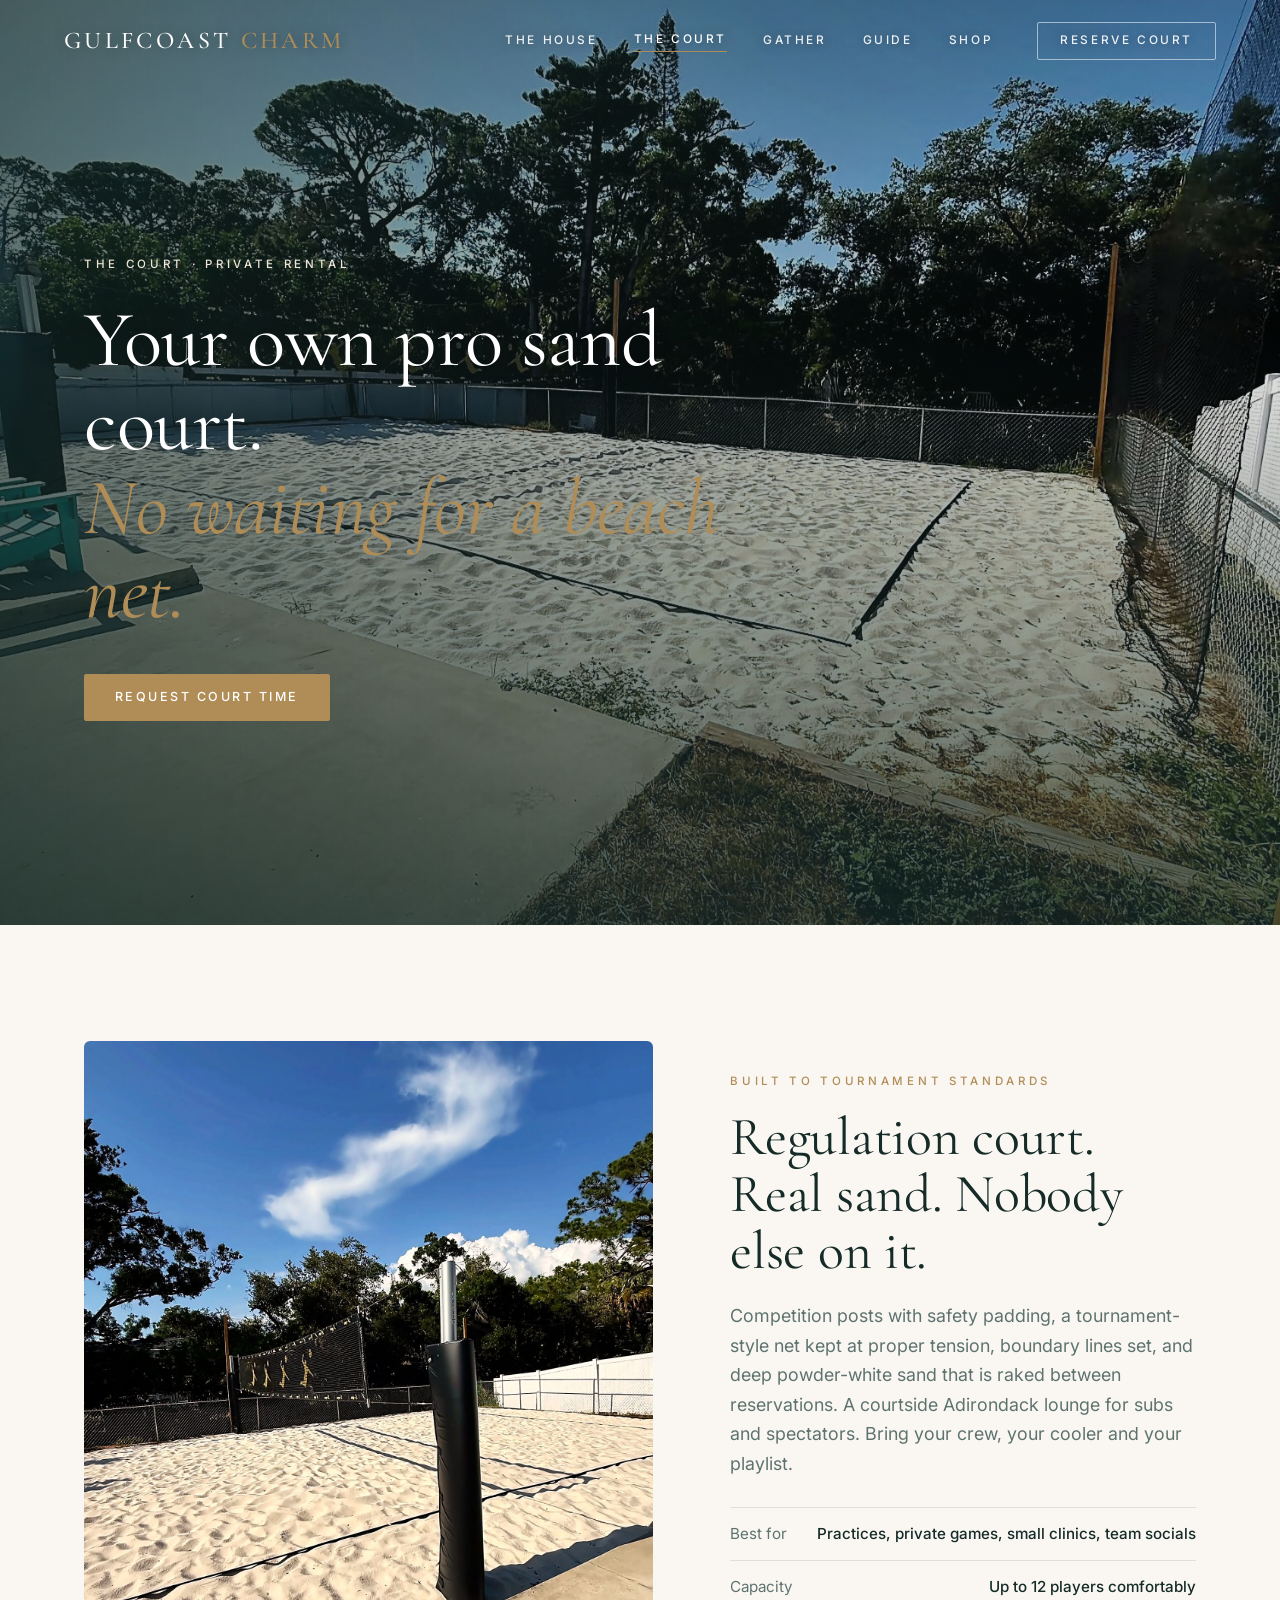
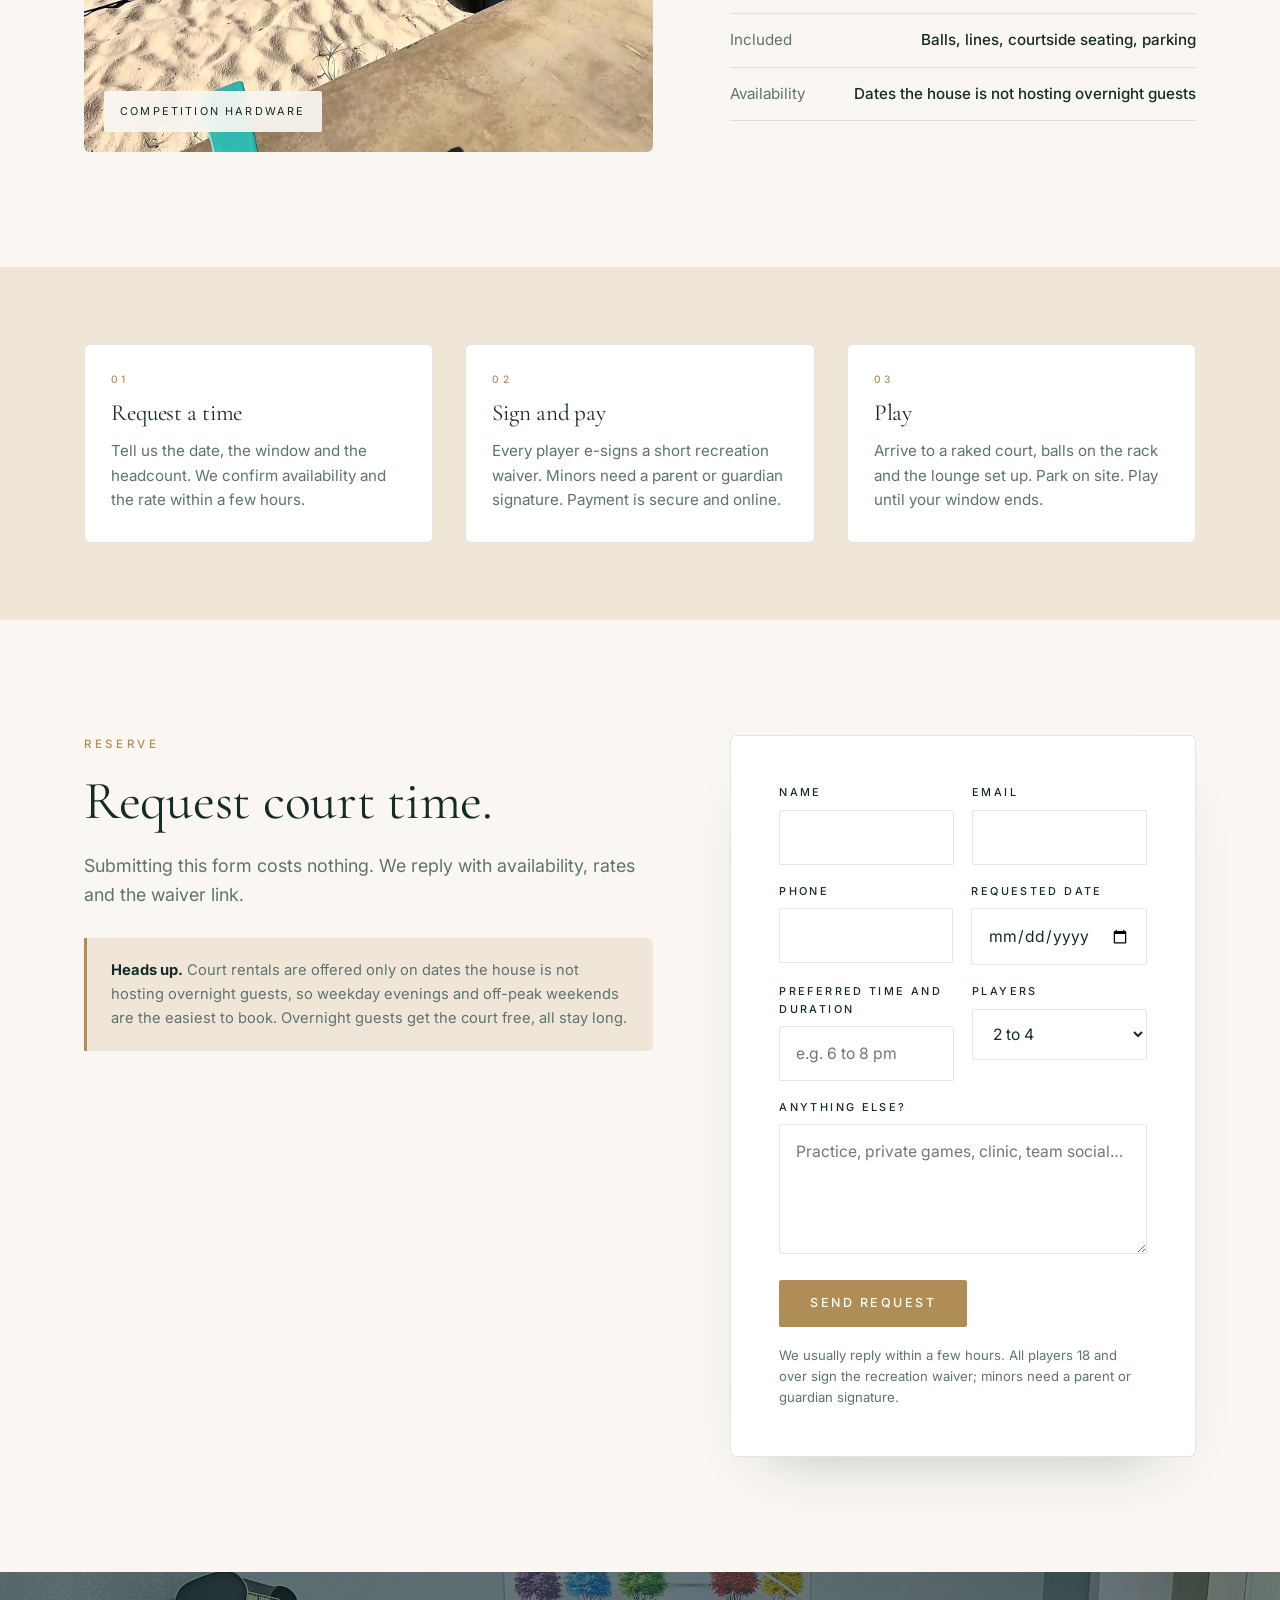
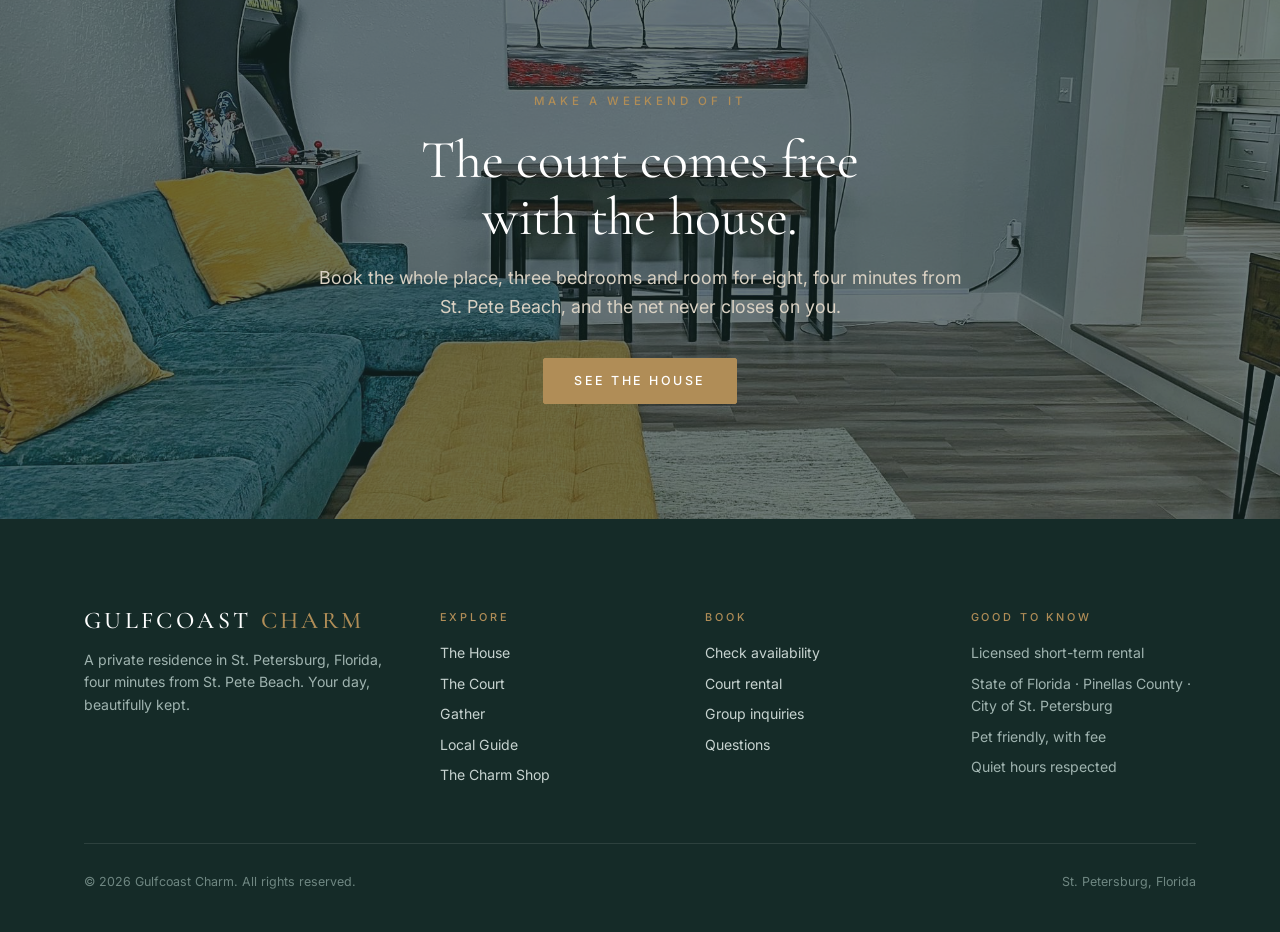
<file: play.html>
<!DOCTYPE html>
<html lang="en">
<head>
<meta charset="UTF-8">
<meta name="viewport" content="width=device-width, initial-scale=1.0">
<title>The Court — Private Sand Volleyball Court Rental in St. Petersburg, FL | Gulfcoast Charm</title>
<meta name="description" content="Rent a private, tournament-grade sand volleyball court in St. Petersburg, Florida by the hour: padded competition posts, tournament net, deep powder sand, courtside lounge. Request court time.">
<link rel="canonical" href="https://www.gulfcoastcharm.com/play.html">
<meta property="og:title" content="The Court — Private sand volleyball court rental, St. Petersburg FL">
<meta property="og:description" content="Tournament-grade private sand court by the hour. Practices, private games, clinics and team socials.">
<meta property="og:image" content="https://www.gulfcoastcharm.com/images/court-post.jpeg">
<link rel="icon" href="images/favicon.svg" type="image/svg+xml">
<link rel="preconnect" href="https://fonts.googleapis.com">
<link rel="preconnect" href="https://fonts.gstatic.com" crossorigin>
<link href="https://fonts.googleapis.com/css2?family=Cormorant+Garamond:ital,wght@0,300;0,400;0,500;1,300;1,400&family=Inter:wght@400;500;600&display=swap" rel="stylesheet">
<link rel="stylesheet" href="css/style.css">
</head>
<body>

<header class="site-header">
  <a class="brand" href="index.html">Gulfcoast <span>Charm</span></a>
  <nav class="nav" aria-label="Primary">
    <a href="stay.html">The House</a>
    <a href="play.html" class="active">The Court</a>
    <a href="celebrations.html">Gather</a>
    <a href="guide.html">Guide</a>
    <a href="https://shop.gulfcoastcharm.com" data-shop>Shop</a>
    <a class="btn btn-brass" href="#reserve">Reserve Court</a>
  </nav>
  <button class="burger" aria-label="Menu" aria-expanded="false"><span></span><span></span><span></span></button>
</header>
<div class="mobile-nav">
  <a href="stay.html">The House</a>
  <a href="play.html">The Court</a>
  <a href="celebrations.html">Gather</a>
  <a href="guide.html">Guide</a>
  <a href="https://shop.gulfcoastcharm.com" data-shop>Shop</a>
  <a class="small" href="#reserve">Reserve court time →</a>
</div>

<section class="hero short">
  <div class="media">
    <picture>
      <source media="(max-width: 700px)" srcset="images/court-post.jpeg">
      <img src="images/court-corner.jpeg" alt="Full-size private sand volleyball court" fetchpriority="high">
    </picture>
  </div>
  <div class="wrap">
    <span class="kicker">The court · Private rental</span>
    <h1>Your own pro sand court.<br><em class="accent">No waiting for a beach net.</em></h1>
    <div class="btn-row"><a class="btn btn-brass" href="#reserve">Request court time</a></div>
  </div>
</section>

<section>
  <div class="wrap">
    <div class="split">
      <div class="media reveal">
        <img src="images/court-post.jpeg" alt="Padded competition post and tournament net">
        <span class="tag">Competition hardware</span>
      </div>
      <div class="copy reveal d1">
        <span class="kicker">Built to tournament standards</span>
        <h2>Regulation court. Real sand. Nobody else on it.</h2>
        <p class="lead">Competition posts with safety padding, a tournament-style net kept at proper tension, boundary lines set, and deep powder-white sand that is raked between reservations. A courtside Adirondack lounge for subs and spectators. Bring your crew, your cooler and your playlist.</p>
        <ul class="specs">
          <li><span>Best for</span><span>Practices, private games, small clinics, team socials</span></li>
          <li><span>Capacity</span><span>Up to 12 players comfortably</span></li>
          <li><span>Included</span><span>Balls, lines, courtside seating, parking</span></li>
          <li><span>Availability</span><span>Dates the house is not hosting overnight guests</span></li>
        </ul>
      </div>
    </div>
  </div>
</section>

<section class="bg-sand tight">
  <div class="wrap">
    <div class="cards">
      <article class="card reveal">
        <div class="body">
          <span class="kicker">01</span>
          <h3>Request a time</h3>
          <p>Tell us the date, the window and the headcount. We confirm availability and the rate within a few hours.</p>
        </div>
      </article>
      <article class="card reveal d1">
        <div class="body">
          <span class="kicker">02</span>
          <h3>Sign and pay</h3>
          <p>Every player e-signs a short recreation waiver. Minors need a parent or guardian signature. Payment is secure and online.</p>
        </div>
      </article>
      <article class="card reveal d2">
        <div class="body">
          <span class="kicker">03</span>
          <h3>Play</h3>
          <p>Arrive to a raked court, balls on the rack and the lounge set up. Park on site. Play until your window ends.</p>
        </div>
      </article>
    </div>
  </div>
</section>

<section id="reserve">
  <div class="wrap">
    <div class="split" style="align-items:start">
      <div class="copy reveal">
        <span class="kicker">Reserve</span>
        <h2>Request court time.</h2>
        <p class="lead">Submitting this form costs nothing. We reply with availability, rates and the waiver link.</p>
        <div class="notice" style="margin-top:28px"><b>Heads up.</b> Court rentals are offered only on dates the house is not hosting overnight guests, so weekday evenings and off-peak weekends are the easiest to book. Overnight guests get the court free, all stay long.</div>
      </div>
      <div class="reveal d1">
        <div class="book-panel">
          <form class="form" data-form="court" method="POST" action="https://formspree.io/f/YOUR_FORM_ID">
            <div class="row">
              <div><label for="c-name">Name</label><input id="c-name" name="name" type="text" required autocomplete="name"></div>
              <div><label for="c-email">Email</label><input id="c-email" name="email" type="email" required autocomplete="email"></div>
            </div>
            <div class="row">
              <div><label for="c-phone">Phone</label><input id="c-phone" name="phone" type="tel" autocomplete="tel"></div>
              <div><label for="c-date">Requested date</label><input id="c-date" name="requested_date" type="date" required></div>
            </div>
            <div class="row">
              <div><label for="c-time">Preferred time and duration</label><input id="c-time" name="time_duration" type="text" placeholder="e.g. 6 to 8 pm" required></div>
              <div><label for="c-players">Players</label><select id="c-players" name="players"><option>2 to 4</option><option>5 to 8</option><option>9 to 12</option><option>12+ (tell us more)</option></select></div>
            </div>
            <div><label for="c-msg">Anything else?</label><textarea id="c-msg" name="message" placeholder="Practice, private games, clinic, team social…"></textarea></div>
            <input type="hidden" name="_subject" value="Court rental request — gulfcoastcharm.com">
            <button class="btn btn-brass" type="submit">Send request</button>
            <p class="note">We usually reply within a few hours. All players 18 and over sign the recreation waiver; minors need a parent or guardian signature.</p>
          </form>
        </div>
      </div>
    </div>
  </div>
</section>

<section class="cta-band">
  <div class="media"><img src="images/living-room.jpg" alt="" loading="lazy"></div>
  <div class="wrap reveal">
    <span class="kicker">Make a weekend of it</span>
    <h2 style="max-width:18ch;margin:18px auto 0">The court comes free with the house.</h2>
    <p class="lead">Book the whole place, three bedrooms and room for eight, four minutes from St. Pete Beach, and the net never closes on you.</p>
    <div class="btn-row"><a class="btn btn-brass" href="stay.html#book">See the house</a></div>
  </div>
</section>

<footer>
  <div class="wrap">
    <div class="top">
      <div>
        <a class="brand" href="index.html">Gulfcoast <span>Charm</span></a>
        <p style="max-width:34ch">A private residence in St. Petersburg, Florida, four minutes from St. Pete Beach. Your day, beautifully kept.</p>
      </div>
      <div>
        <h4>Explore</h4>
        <ul>
          <li><a href="stay.html">The House</a></li>
          <li><a href="play.html">The Court</a></li>
          <li><a href="celebrations.html">Gather</a></li>
          <li><a href="guide.html">Local Guide</a></li>
          <li><a href="https://shop.gulfcoastcharm.com" data-shop>The Charm Shop</a></li>
        </ul>
      </div>
      <div>
        <h4>Book</h4>
        <ul>
          <li><a href="stay.html#book">Check availability</a></li>
          <li><a href="#reserve">Court rental</a></li>
          <li><a href="celebrations.html#contact">Group inquiries</a></li>
          <li><a href="stay.html#faq">Questions</a></li>
        </ul>
      </div>
      <div>
        <h4>Good to know</h4>
        <ul>
          <li>Licensed short-term rental</li>
          <li>State of Florida · Pinellas County · City of St. Petersburg</li>
          <li>Pet friendly, with fee</li>
          <li>Quiet hours respected</li>
        </ul>
      </div>
    </div>
    <div class="bottom">
      <span>© <span data-year>2026</span> Gulfcoast Charm. All rights reserved.</span>
      <span>St. Petersburg, Florida</span>
    </div>
  </div>
</footer>

<script src="js/site.js"></script>
</body>
</html>
</file>
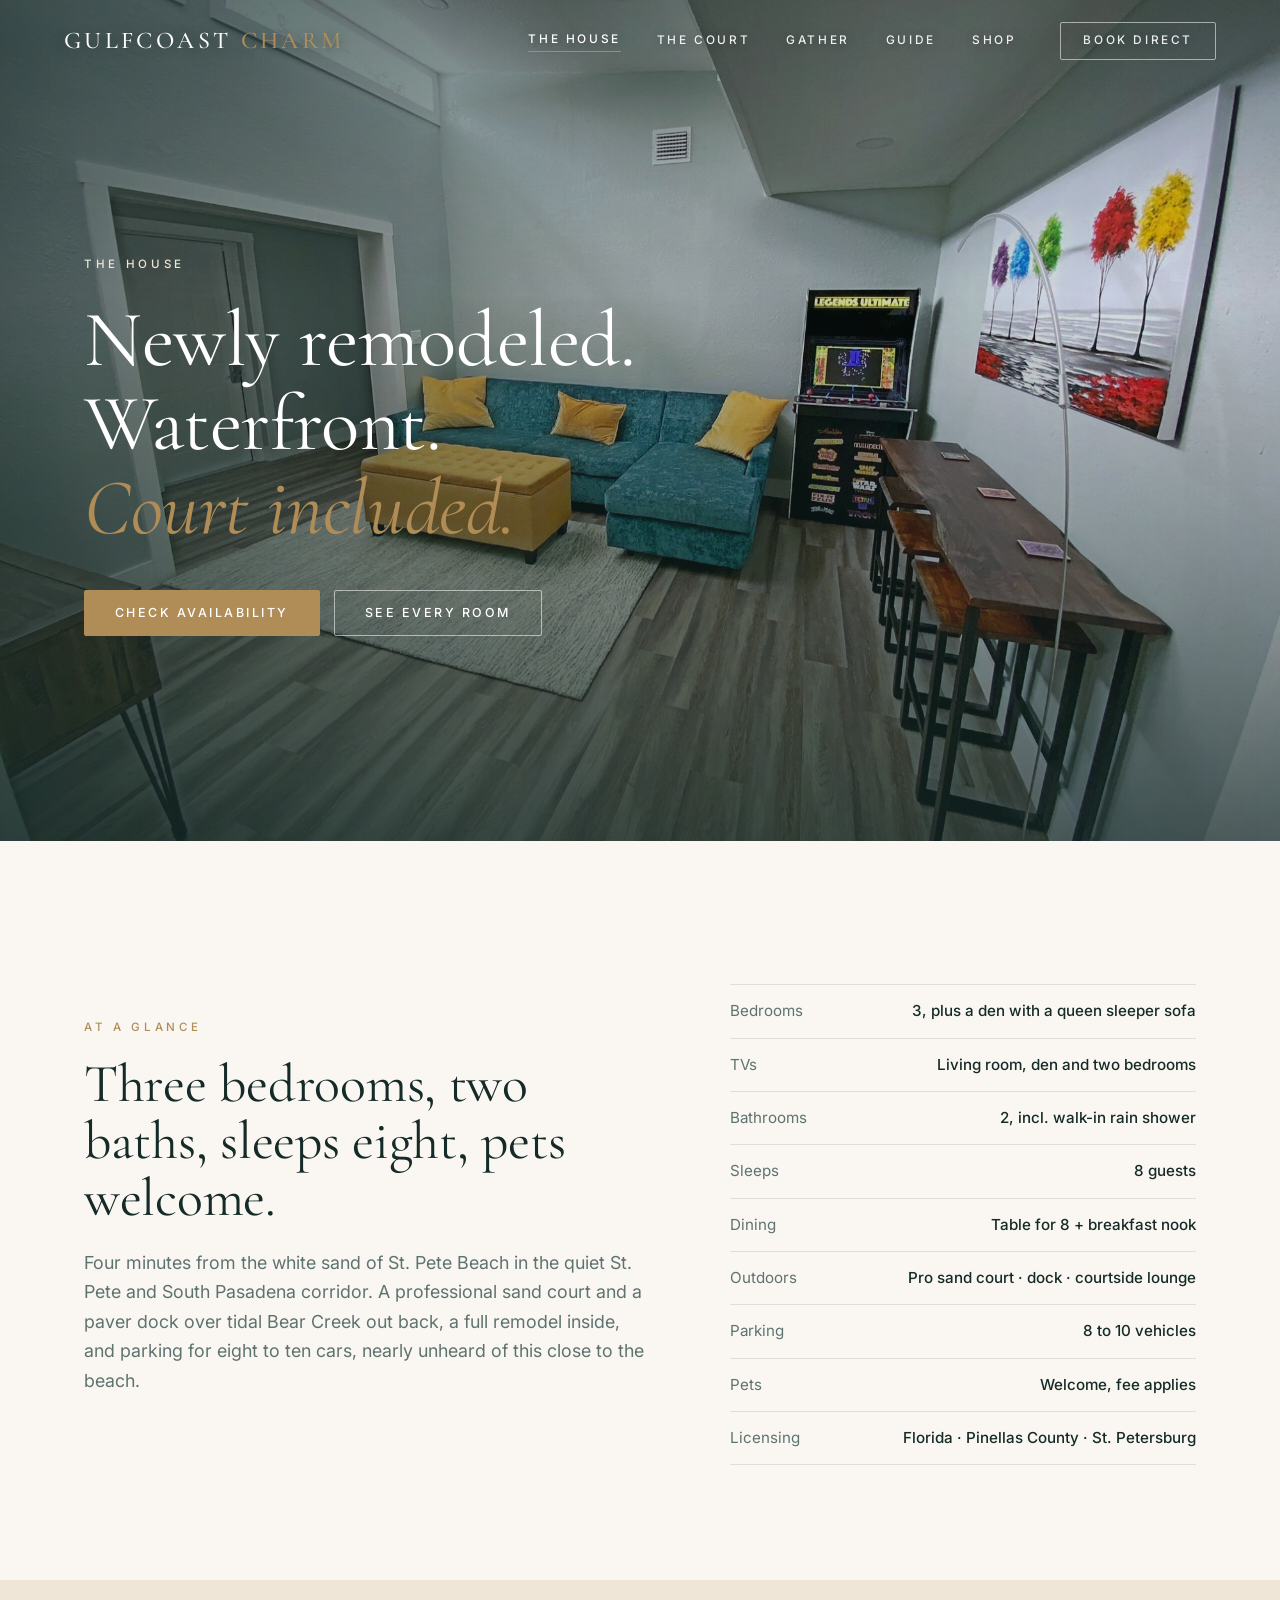
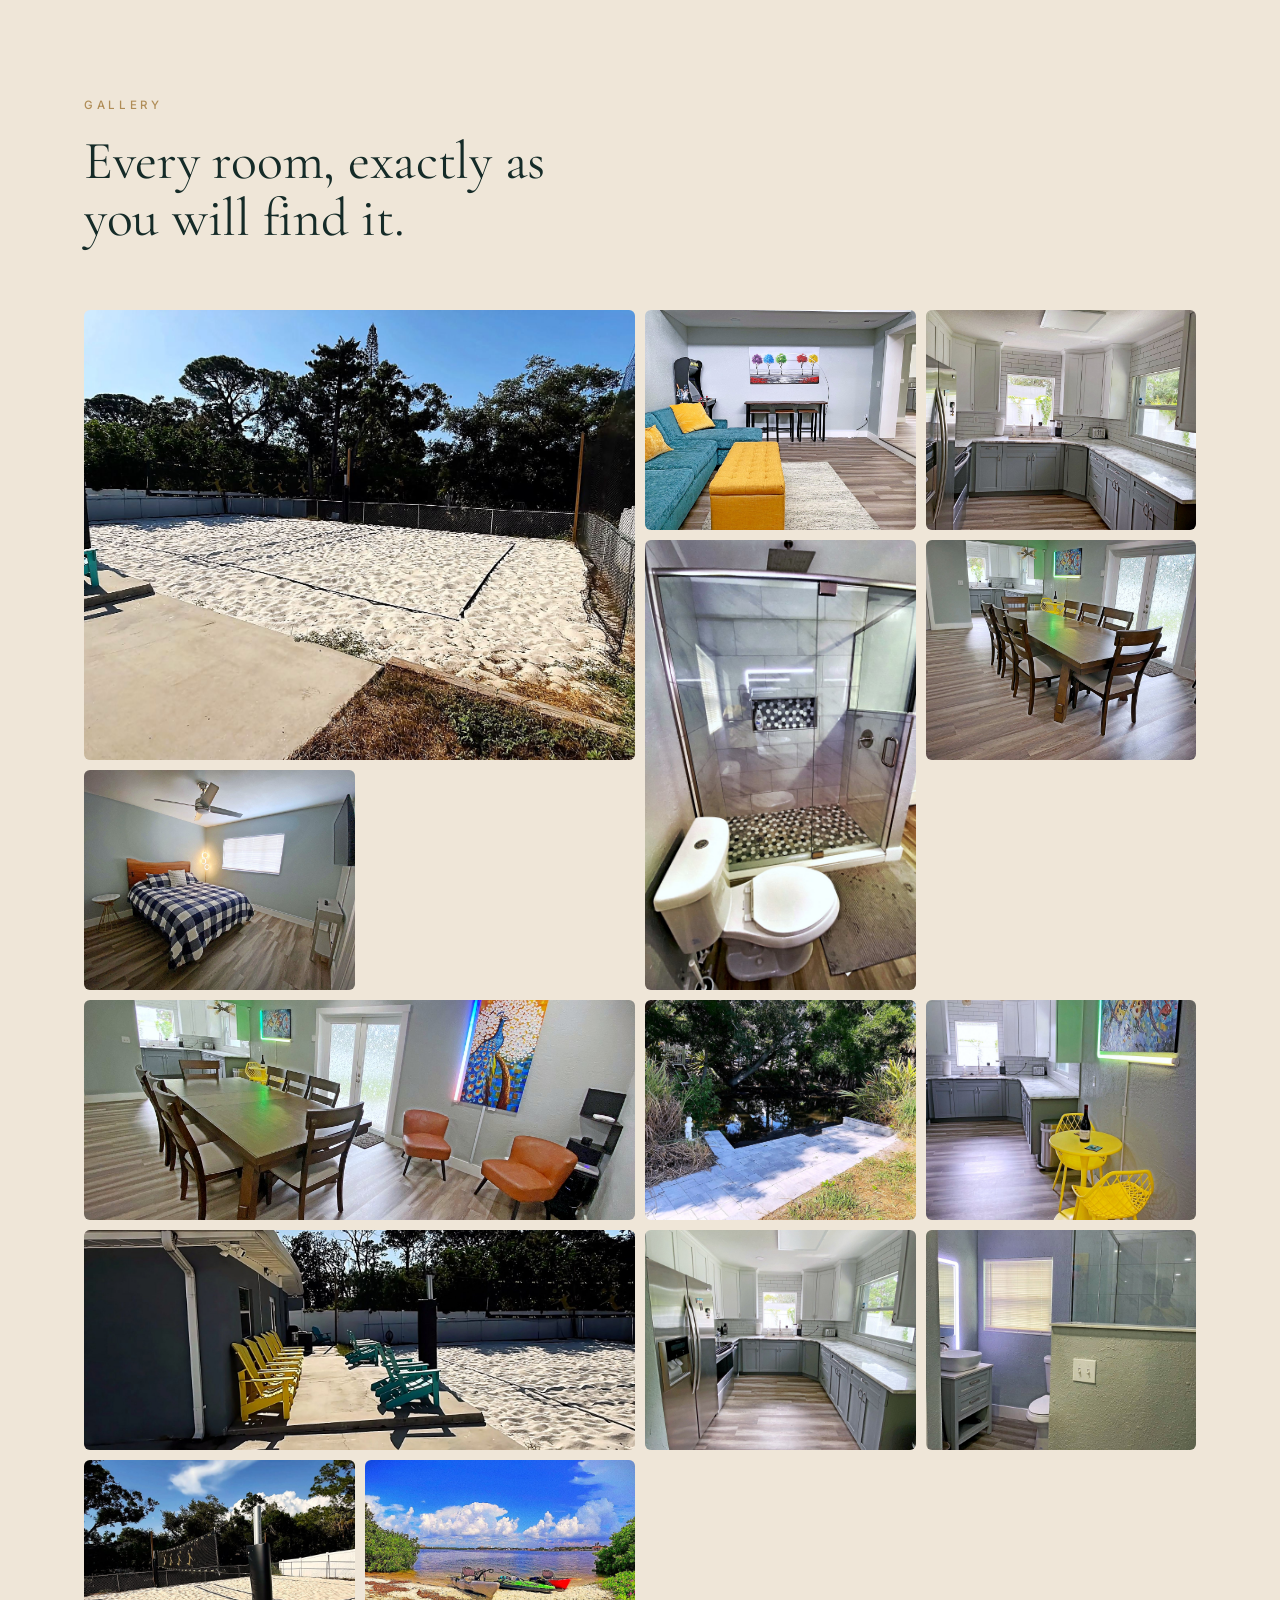
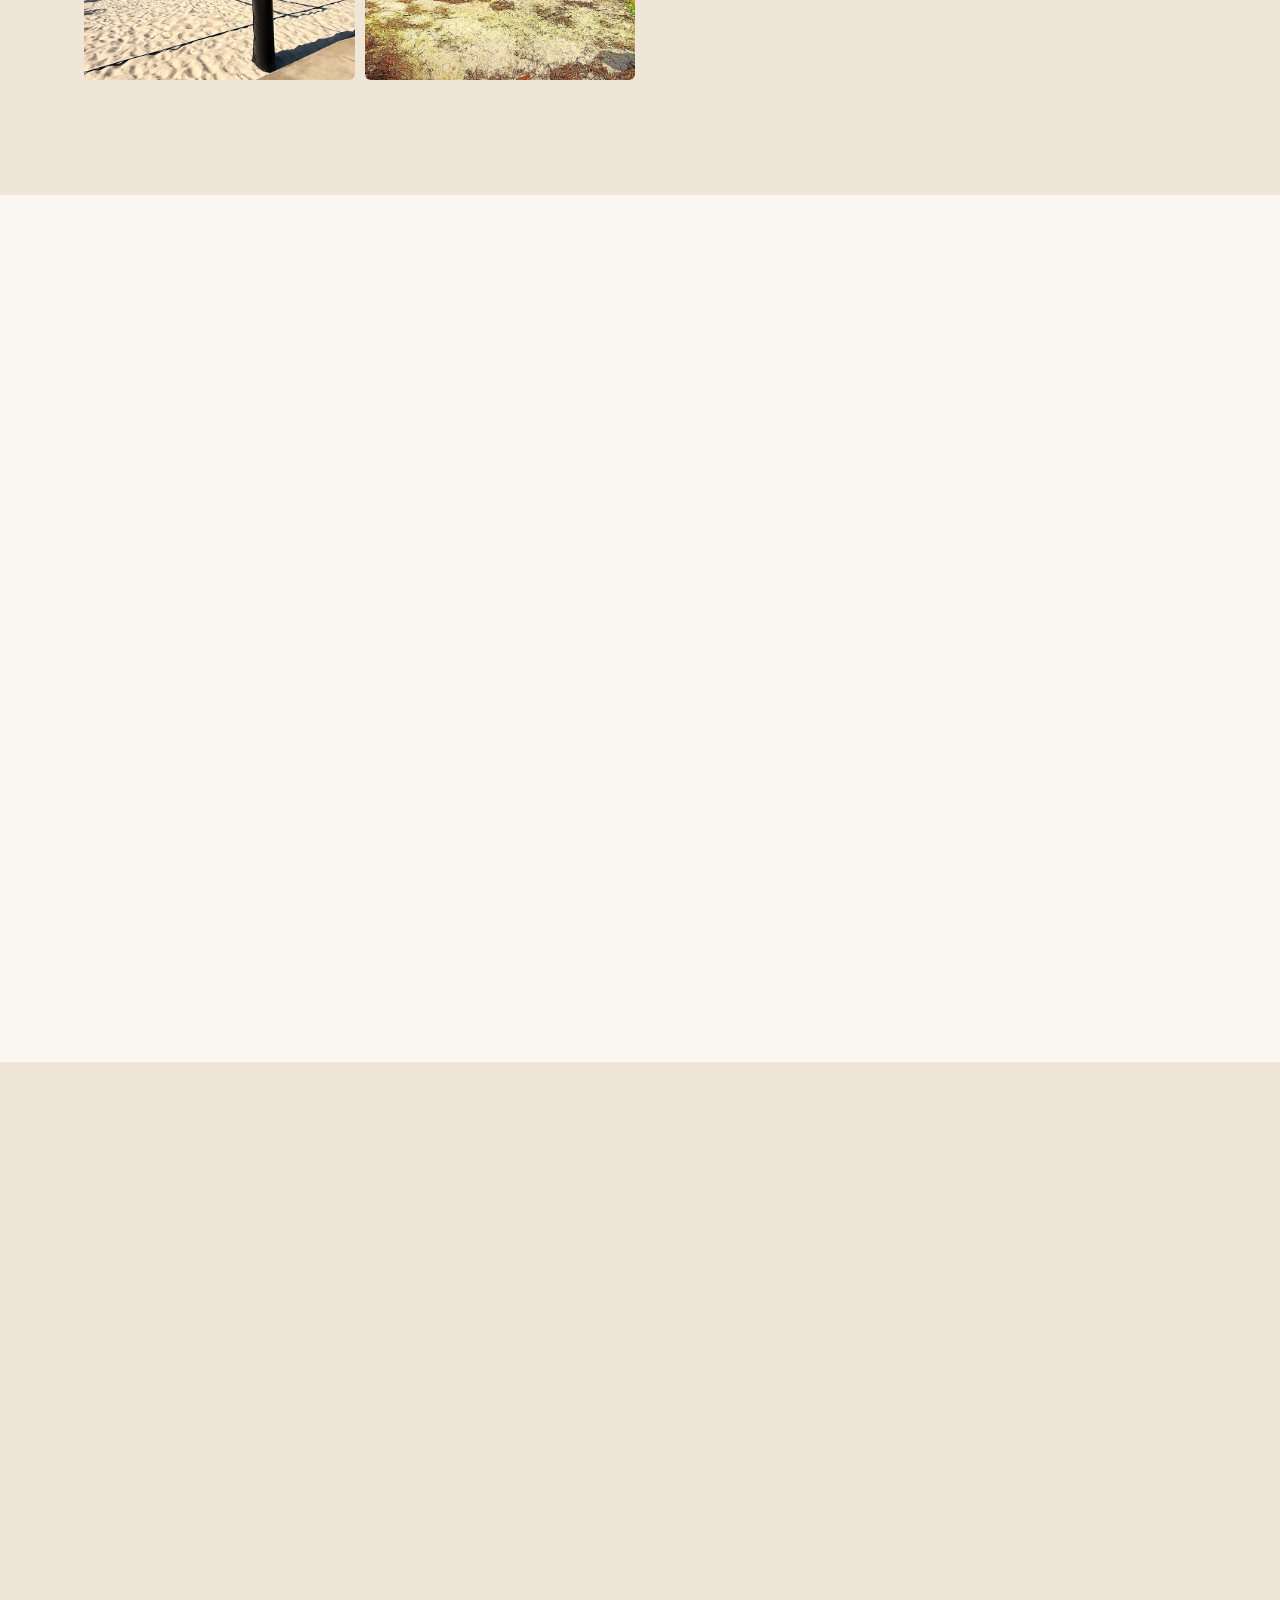
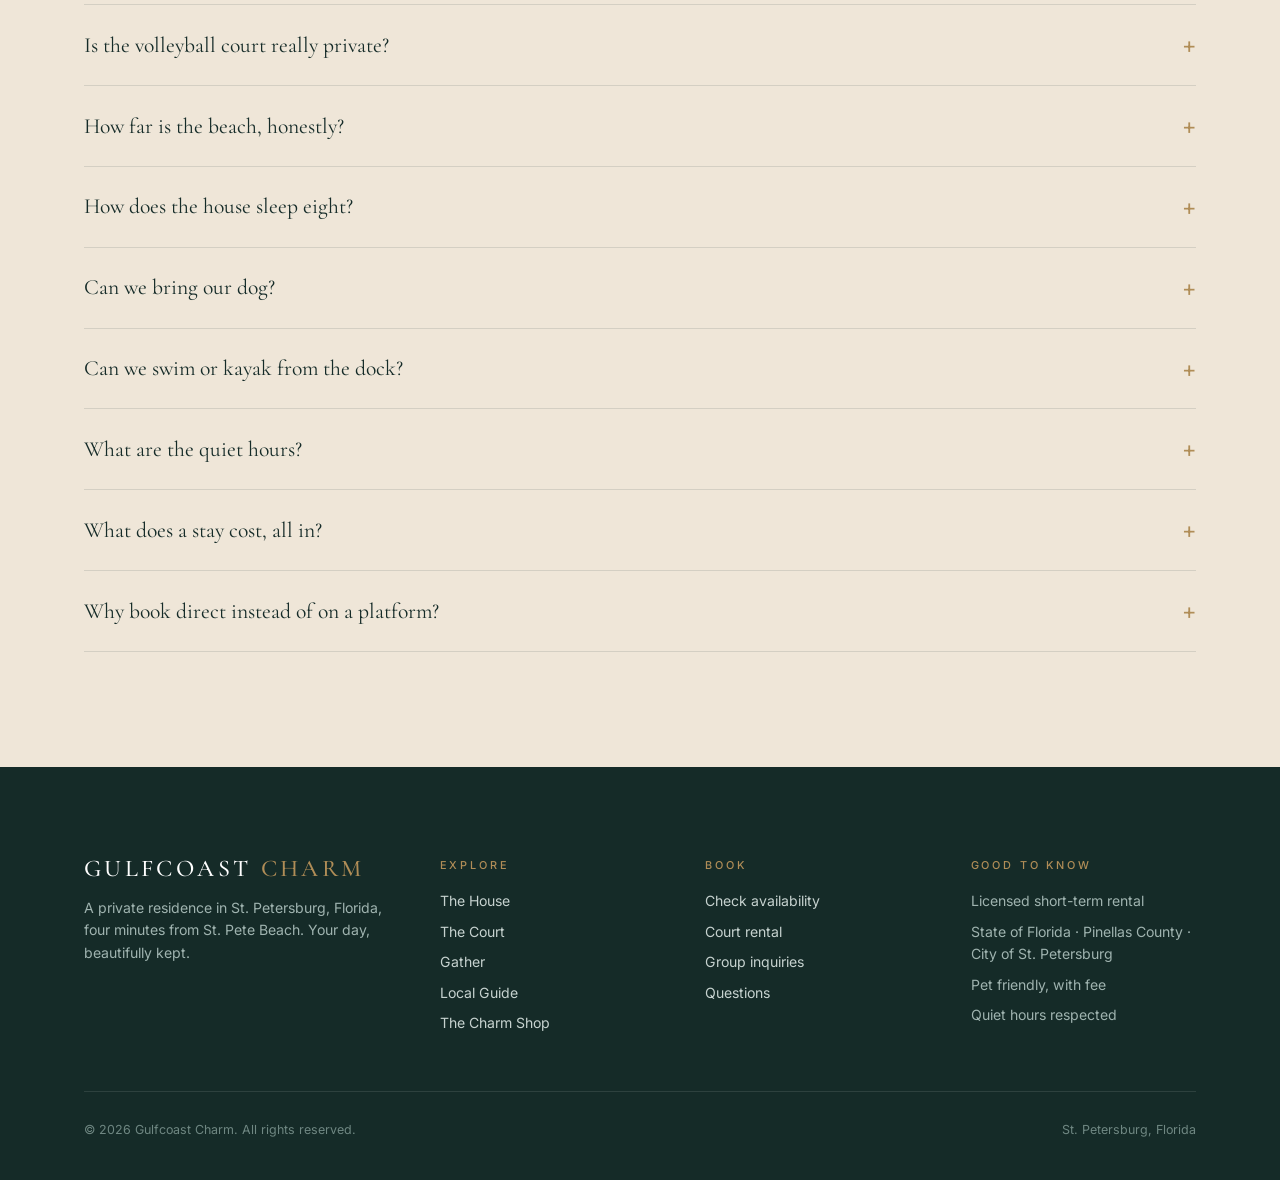
<file: stay.html>
<!DOCTYPE html>
<html lang="en">
<head>
<meta charset="UTF-8">
<meta name="viewport" content="width=device-width, initial-scale=1.0">
<title>The House — Gulfcoast Charm | 3BR/2BA Waterfront, Sleeps 8, Private Sand Court, St. Petersburg FL</title>
<meta name="description" content="Tour the newly remodeled 3-bedroom, 2-bath waterfront home: dining for eight, walk-in rain shower, arcade, dock on Bear Creek, private pro volleyball court, parking for 8–10 cars. Check availability and book direct.">
<link rel="canonical" href="https://www.gulfcoastcharm.com/stay.html">
<meta property="og:title" content="The House — Gulfcoast Charm">
<meta property="og:description" content="Newly remodeled 3BR/2BA waterfront home for eight with a private pro sand volleyball court, four minutes from St. Pete Beach.">
<meta property="og:image" content="https://www.gulfcoastcharm.com/images/living-room.jpg">
<link rel="icon" href="images/favicon.svg" type="image/svg+xml">
<link rel="preconnect" href="https://fonts.googleapis.com">
<link rel="preconnect" href="https://fonts.gstatic.com" crossorigin>
<link href="https://fonts.googleapis.com/css2?family=Cormorant+Garamond:ital,wght@0,300;0,400;0,500;1,300;1,400&family=Inter:wght@400;500;600&display=swap" rel="stylesheet">
<link rel="stylesheet" href="css/style.css">
</head>
<body>

<header class="site-header">
  <a class="brand" href="index.html">Gulfcoast <span>Charm</span></a>
  <nav class="nav" aria-label="Primary">
    <a href="stay.html" class="active">The House</a>
    <a href="play.html">The Court</a>
    <a href="celebrations.html">Gather</a>
    <a href="guide.html">Guide</a>
    <a href="https://shop.gulfcoastcharm.com" data-shop>Shop</a>
    <a class="btn btn-brass" href="#book">Book Direct</a>
  </nav>
  <button class="burger" aria-label="Menu" aria-expanded="false"><span></span><span></span><span></span></button>
</header>
<div class="mobile-nav">
  <a href="stay.html">The House</a>
  <a href="play.html">The Court</a>
  <a href="celebrations.html">Gather</a>
  <a href="guide.html">Guide</a>
  <a href="https://shop.gulfcoastcharm.com" data-shop>Shop</a>
  <a class="small" href="#book">Check availability →</a>
</div>

<section class="hero short">
  <div class="media"><img src="images/living-room-2.jpg" alt="Wide view of the remodeled living room with clerestory windows, sectional and arcade" fetchpriority="high"></div>
  <div class="wrap">
    <span class="kicker">The house</span>
    <h1>Newly remodeled. Waterfront.<br><em class="accent">Court included.</em></h1>
    <div class="btn-row"><a class="btn btn-brass" href="#book">Check availability</a><a class="btn btn-ghost" href="#gallery">See every room</a></div>
  </div>
</section>

<section>
  <div class="wrap">
    <div class="split">
      <div class="copy reveal">
        <span class="kicker">At a glance</span>
        <h2>Three bedrooms, two baths, sleeps eight, pets welcome.</h2>
        <p class="lead">Four minutes from the white sand of St. Pete Beach in the quiet St. Pete and South Pasadena corridor. A professional sand court and a paver dock over tidal Bear Creek out back, a full remodel inside, and parking for eight to ten cars, nearly unheard of this close to the beach.</p>
      </div>
      <div class="reveal d1">
        <ul class="specs">
          <li><span>Bedrooms</span><span>3, plus a den with a queen sleeper sofa</span></li>
          <li><span>TVs</span><span>Living room, den and two bedrooms</span></li>
          <li><span>Bathrooms</span><span>2, incl. walk-in rain shower</span></li>
          <li><span>Sleeps</span><span>8 guests</span></li>
          <li><span>Dining</span><span>Table for 8 + breakfast nook</span></li>
          <li><span>Outdoors</span><span>Pro sand court · dock · courtside lounge</span></li>
          <li><span>Parking</span><span>8 to 10 vehicles</span></li>
          <li><span>Pets</span><span>Welcome, fee applies</span></li>
          <li><span>Licensing</span><span>Florida · Pinellas County · St. Petersburg</span></li>
        </ul>
      </div>
    </div>
  </div>
</section>

<section class="bg-sand" id="gallery">
  <div class="wrap">
    <div class="sec-head reveal">
      <span class="kicker">Gallery</span>
      <h2>Every room, exactly as you will find it.</h2>
    </div>
    <div class="mosaic reveal" data-gallery>
      <a class="big" href="images/court-corner.jpeg"><img src="images/court-corner.jpeg" alt="Private sand volleyball court" loading="lazy"></a>
      <a href="images/living-room.jpg"><img src="images/living-room.jpg" alt="Living room with sectional and arcade cabinet" loading="lazy"></a>
      <a href="images/kitchen.jpg"><img src="images/kitchen.jpg" alt="Remodeled kitchen with marble-look counters and subway tile" loading="lazy"></a>
      <a class="tall" href="images/bath-shower.jpg"><img src="images/bath-shower.jpg" alt="Walk-in rain shower with hex tile" loading="lazy"></a>
      <a href="images/dining-1.jpg"><img src="images/dining-1.jpg" alt="Dining table that seats eight" loading="lazy"></a>
      <a href="images/bedroom-1.jpg"><img src="images/bedroom-1.jpg" alt="Bedroom with live-edge headboard" loading="lazy"></a>
      <a class="wide" href="images/dining-2.jpg"><img src="images/dining-2.jpg" alt="Dining room with peacock painting and leather chairs" loading="lazy"></a>
      <a href="images/dock-creek.jpeg"><img src="images/dock-creek.jpeg" alt="Paver dock on Bear Creek" loading="lazy"></a>
      <a href="images/kitchen-nook.jpg"><img src="images/kitchen-nook.jpg" alt="Breakfast nook with yellow bistro table" loading="lazy"></a>
      <a class="wide" href="images/courtside-chairs.jpeg"><img src="images/courtside-chairs.jpeg" alt="Yellow and teal Adirondack chairs along the courtside patio" loading="lazy"></a>
      <a href="images/kitchen-2.jpg"><img src="images/kitchen-2.jpg" alt="Kitchen with stainless appliances" loading="lazy"></a>
      <a href="images/bath-vanity.jpg"><img src="images/bath-vanity.jpg" alt="Bathroom vanity with vessel sink and lit mirror" loading="lazy"></a>
      <a href="images/court-post.jpeg"><img src="images/court-post.jpeg" alt="Padded competition post and net" loading="lazy"></a>
      <a href="images/bay-kayaks.jpg"><img src="images/bay-kayaks.jpg" alt="Kayaks on a nearby bay beach" loading="lazy"></a>
    </div>
  </div>
</section>

<section>
  <div class="wrap">
    <div class="sec-head reveal">
      <span class="kicker">Amenities</span>
      <h2>Everything the crew needs.</h2>
    </div>
    <div class="amen reveal">
      <div>
        <h3>Outdoors</h3>
        <ul>
          <li>Private pro sand volleyball court, balls provided</li>
          <li>Courtside Adirondack lounge seating</li>
          <li>Paver dock overlooking Bear Creek</li>
          <li>Beach chairs, umbrellas and cooler included</li>
          <li>Designated pet relief area</li>
          <li>Parking for 8 to 10 vehicles</li>
        </ul>
      </div>
      <div>
        <h3>Indoors</h3>
        <ul>
          <li>Fully remodeled kitchen, stainless and marble-look</li>
          <li>Dining for eight plus breakfast nook</li>
          <li>Retro arcade cabinet, classic games loaded</li>
          <li>Den with a queen sleeper sofa and its own TV</li>
          <li>TVs in the living room and two of the three bedrooms</li>
          <li>Walk-in rain shower</li>
          <li>Smart LED mood lighting</li>
        </ul>
      </div>
      <div>
        <h3>Good to know</h3>
        <ul>
          <li>Licensed short-term rental, Pinellas County</li>
          <li>Creek and dock edge are view-only, no water entry</li>
          <li>Court use covered by a quick e-sign waiver</li>
          <li>Quiet hours out of respect for our neighbors</li>
          <li>Pet friendly, fee applies</li>
          <li>Self check-in details sent before arrival</li>
        </ul>
      </div>
    </div>
  </div>
</section>

<section class="bg-sand" id="book">
  <div class="wrap">
    <div class="split" style="align-items:start">
      <div class="copy reveal">
        <span class="kicker">Book direct</span>
        <h2>Our best rate, and the hosts on the other end.</h2>
        <p class="lead">Booking here skips the platform service fee and unlocks the things only we can arrange: court time for day guests, styled beach setups, and custom keepsakes from The Charm Shop.</p>
        <ul class="specs">
          <li><span>Check-in</span><span>4:00 pm · self check-in</span></li>
          <li><span>Check-out</span><span>10:00 am</span></li>
          <li><span>Payment</span><span>Secure card payment, e-signed agreement</span></li>
          <li><span>Court</span><span>Unlimited for overnight guests</span></li>
        </ul>
        <div class="notice" style="margin-top:28px" data-platforms>
          <b>Prefer a platform?</b> Find the same house on <a data-airbnb href="#" style="color:var(--terracotta)">Airbnb</a> and <a data-vrbo href="#" style="color:var(--terracotta)">VRBO</a>. Direct bookings skip the service fees.
        </div>
      </div>
      <div class="reveal d1">
        <div class="book-panel sticky-book">
          <span class="kicker">Availability</span>
          <div class="price" data-price-block>
            <b data-nightly></b><span>/ night, from</span>
            <span class="per" style="display:block;width:100%">About <b data-per-person style="font-family:var(--sans);font-size:1rem"></b> per person per night with eight guests.</span>
          </div>
          <div id="ownerrez"></div>
          <div data-when-engine>
            <p class="per">Select your dates above to see the full total before you commit. Trouble loading the calendar? <a data-hosted-booking href="#" target="_blank" rel="noopener" style="color:var(--brass)">Open the booking page</a>.</p>
          </div>
          <div data-until-engine>
            <h3 style="margin:6px 0 18px">Request your dates</h3>
            <form class="form" data-form="stay" method="POST" action="https://formspree.io/f/YOUR_FORM_ID">
              <div class="row">
                <div><label for="s-name">Name</label><input id="s-name" name="name" type="text" required autocomplete="name"></div>
                <div><label for="s-email">Email</label><input id="s-email" name="email" type="email" required autocomplete="email"></div>
              </div>
              <div class="row">
                <div><label for="s-in">Check-in</label><input id="s-in" name="check_in" type="date" required></div>
                <div><label for="s-out">Check-out</label><input id="s-out" name="check_out" type="date" required></div>
              </div>
              <div class="row">
                <div><label for="s-guests">Guests</label><select id="s-guests" name="guests"><option>2</option><option>3</option><option>4</option><option>5</option><option>6</option><option>7</option><option selected>8</option></select></div>
                <div><label for="s-pets">Pets</label><select id="s-pets" name="pets"><option>None</option><option>1</option><option>2</option></select></div>
              </div>
              <div><label for="s-msg">Anything we should know?</label><textarea id="s-msg" name="message" placeholder="Occasion, group, questions about the court…"></textarea></div>
              <input type="hidden" name="_subject" value="Stay request — gulfcoastcharm.com">
              <button class="btn btn-brass" type="submit">Request dates</button>
              <p class="note">No charge until we confirm. We reply within a few hours with availability, total price, and a secure link to hold your dates.</p>
            </form>
          </div>
          <ul class="perks">
            <li>No platform service fee</li>
            <li>Unlimited court time for your group</li>
            <li>Beach chairs, umbrellas and cooler included</li>
            <li>Direct line to the hosts before and during your stay</li>
          </ul>
        </div>
      </div>
    </div>
  </div>
</section>

<section>
  <div class="wrap">
    <div class="split">
      <div class="copy reveal">
        <span class="kicker">Location</span>
        <h2>Close to everything, tucked away from all of it.</h2>
        <p class="lead">A quiet residential street in the South Pasadena corridor between Gulfport and St. Pete Beach. The Gulf beaches are minutes west, downtown St. Pete minutes east, and the only sound in the backyard is the net. Exact address shared on booking.</p>
        <ul class="dist">
          <li><span>St. Pete Beach</span><span>4 min</span></li>
          <li><span>Gulfport waterfront</span><span>9 min</span></li>
          <li><span>Treasure Island beach and courts</span><span>11 min</span></li>
          <li><span>Downtown St. Pete and the Pier</span><span>17 min</span></li>
          <li><span>Pass-a-Grille</span><span>19 min</span></li>
          <li><span>Fort De Soto Park</span><span>30 min</span></li>
          <li><span>St. Pete–Clearwater Airport</span><span>25 min</span></li>
          <li><span>Tampa International Airport</span><span>35 min</span></li>
        </ul>
        <div class="btn-row"><a class="link" href="guide.html">The full local guide</a></div>
      </div>
      <div class="reveal d1" data-map></div>
    </div>
  </div>
</section>

<section class="bg-sand" id="faq">
  <div class="wrap">
    <div class="sec-head reveal">
      <span class="kicker">Questions</span>
      <h2>Good to know before you book.</h2>
    </div>
    <div class="faq reveal">
      <details><summary>Is the volleyball court really private?</summary><div class="a">Yes. It sits in the fenced backyard and is reserved for your group for the length of your stay. We rake it before you arrive and keep balls on the rack. Everyone who plays signs a short recreation waiver, which we send with your booking confirmation.</div></details>
      <details><summary>How far is the beach, honestly?</summary><div class="a">About four minutes by car to St. Pete Beach. Beach chairs, umbrellas and a cooler are in the house, so you can be on the sand with everything you need fifteen minutes after you decide to go.</div></details>
      <details><summary>How does the house sleep eight?</summary><div class="a">Three bedrooms plus a den with a queen sleeper sofa. The den has its own TV, so it works as a fourth room rather than a couch in the living room. Tell us your group's make-up when you book and we will suggest the best room split.</div></details>
      <details><summary>Can we bring our dog?</summary><div class="a">Pets are welcome with a pet fee, and there is a designated relief area outside. Let us know how many when you request your dates.</div></details>
      <details><summary>Can we swim or kayak from the dock?</summary><div class="a">The dock is for coffee, cocktails and watching the herons. Bear Creek is tidal and the dock edge is view-only, with no water entry. Shell Key and Fort De Soto are the spots for paddling, and we are happy to point you to rentals.</div></details>
      <details><summary>What are the quiet hours?</summary><div class="a">We are in a residential neighborhood and we keep good relationships with our neighbors. Quiet hours are in the house guide, and we ask that games and music wind down in the evening. Groups that respect this are welcome back any time.</div></details>
      <details><summary>What does a stay cost, all in?</summary><div class="a">Nightly rates start around $263 Sunday through Thursday and $309 on Friday and Saturday, with higher rates in peak season and on holiday weekends. Every booking adds a cleaning fee, a $79 damage protection fee that covers accidental damage so we never ask for a large deposit, Florida and Pinellas County lodging taxes, and a pet fee if you bring one. The booking calendar shows the exact total for your dates before you pay anything. For larger groups and celebrations we may place a refundable hold on a card before arrival; it is released after checkout.</div></details>
      <details><summary>Why book direct instead of on a platform?</summary><div class="a">Platforms now charge a service fee of roughly fifteen percent on every stay. Booking here means that money stays in your budget, you deal with us directly, and you can add court time, beach setups and keepsakes that platforms cannot offer.</div></details>
    </div>
  </div>
</section>

<footer>
  <div class="wrap">
    <div class="top">
      <div>
        <a class="brand" href="index.html">Gulfcoast <span>Charm</span></a>
        <p style="max-width:34ch">A private residence in St. Petersburg, Florida, four minutes from St. Pete Beach. Your day, beautifully kept.</p>
      </div>
      <div>
        <h4>Explore</h4>
        <ul>
          <li><a href="stay.html">The House</a></li>
          <li><a href="play.html">The Court</a></li>
          <li><a href="celebrations.html">Gather</a></li>
          <li><a href="guide.html">Local Guide</a></li>
          <li><a href="https://shop.gulfcoastcharm.com" data-shop>The Charm Shop</a></li>
        </ul>
      </div>
      <div>
        <h4>Book</h4>
        <ul>
          <li><a href="#book">Check availability</a></li>
          <li><a href="play.html#reserve">Court rental</a></li>
          <li><a href="celebrations.html#contact">Group inquiries</a></li>
          <li><a href="#faq">Questions</a></li>
        </ul>
      </div>
      <div>
        <h4>Good to know</h4>
        <ul>
          <li>Licensed short-term rental</li>
          <li>State of Florida · Pinellas County · City of St. Petersburg</li>
          <li>Pet friendly, with fee</li>
          <li>Quiet hours respected</li>
        </ul>
      </div>
    </div>
    <div class="bottom">
      <span>© <span data-year>2026</span> Gulfcoast Charm. All rights reserved.</span>
      <span>St. Petersburg, Florida</span>
    </div>
  </div>
</footer>

<script src="js/site.js"></script>
</body>
</html>
</file>
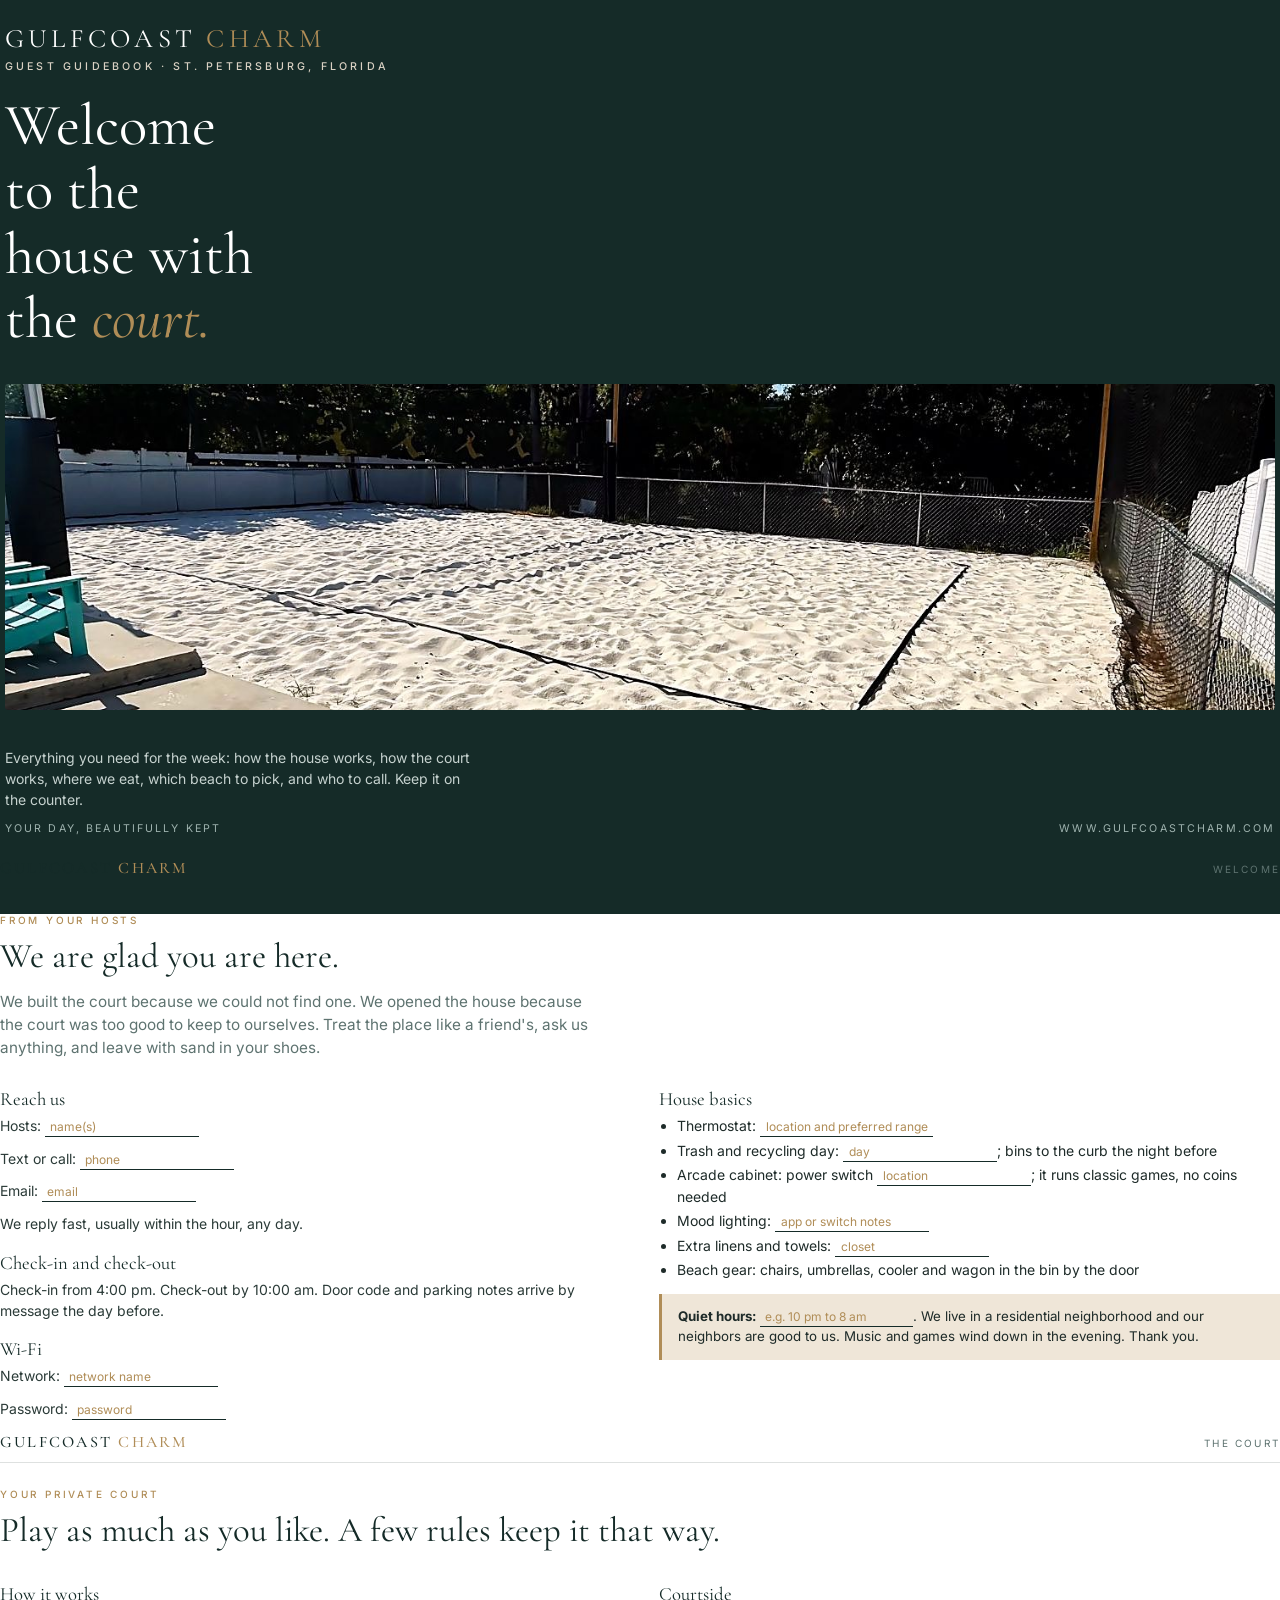
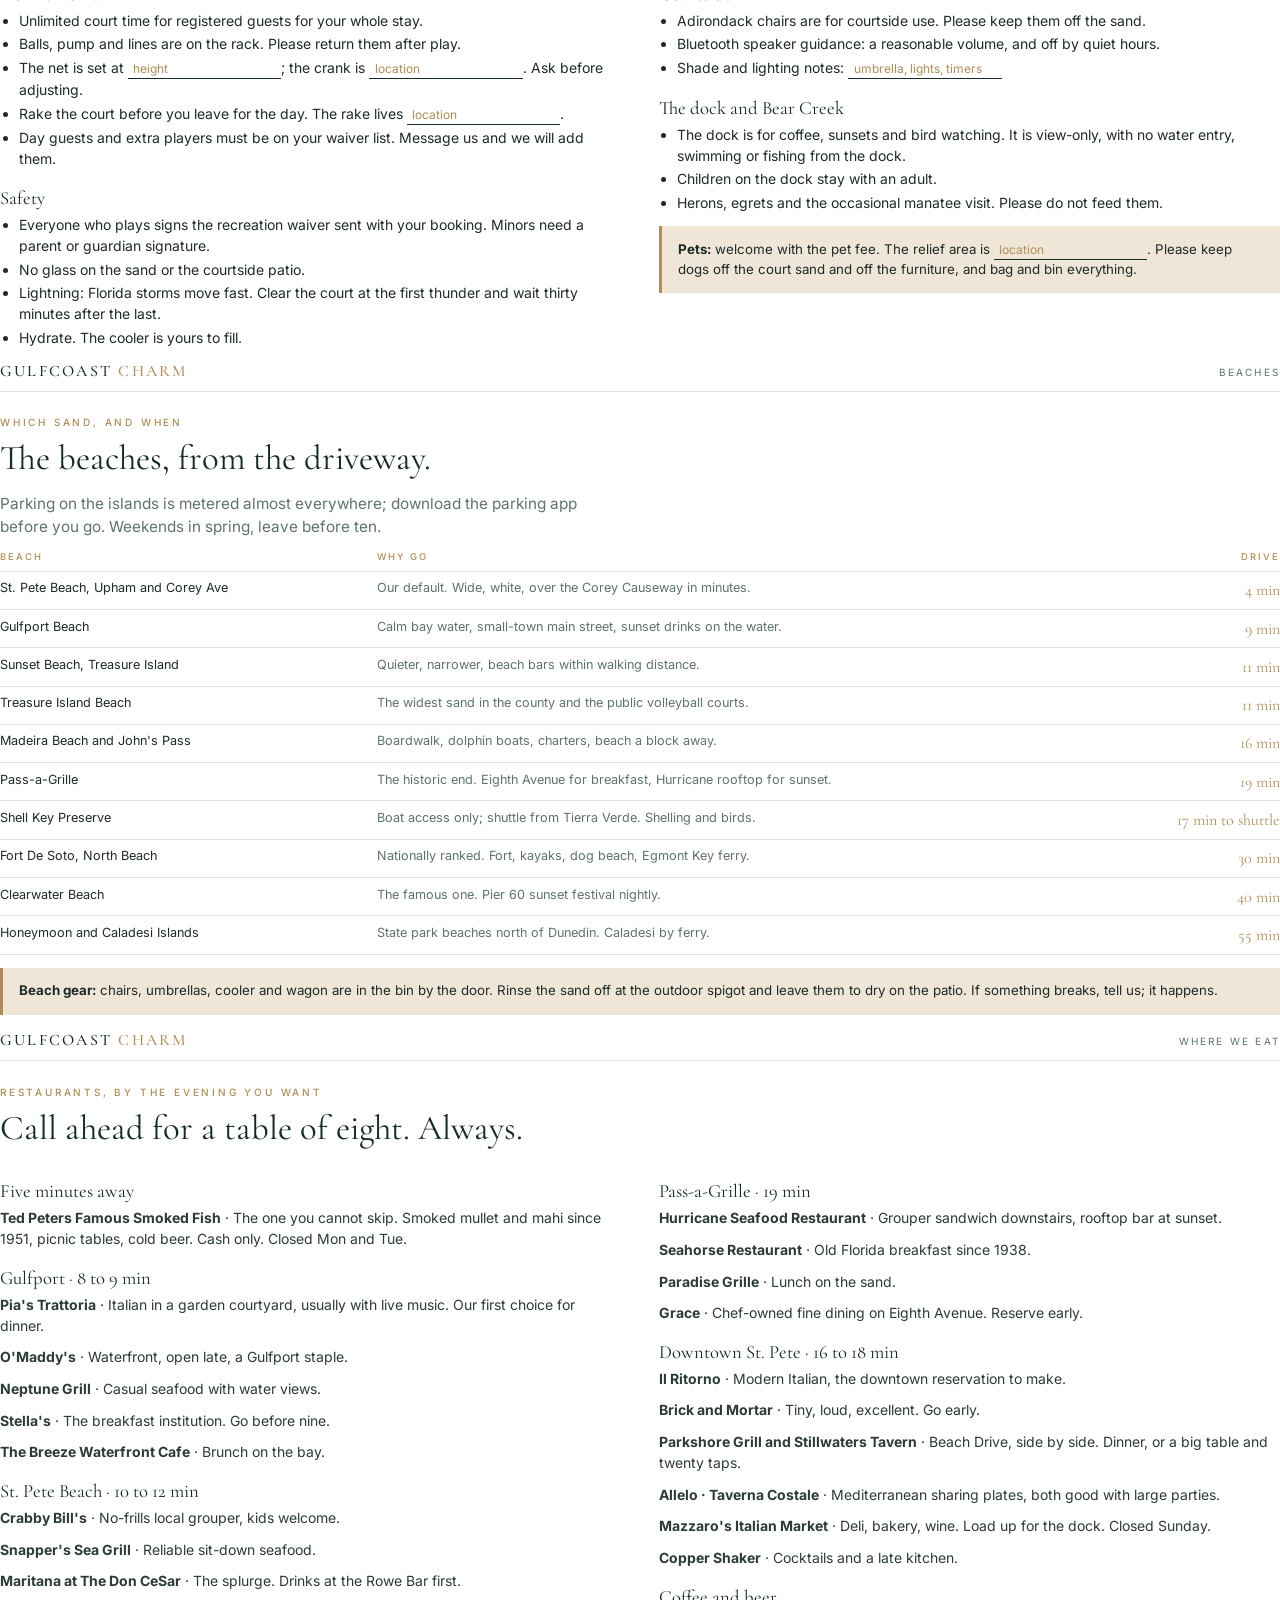
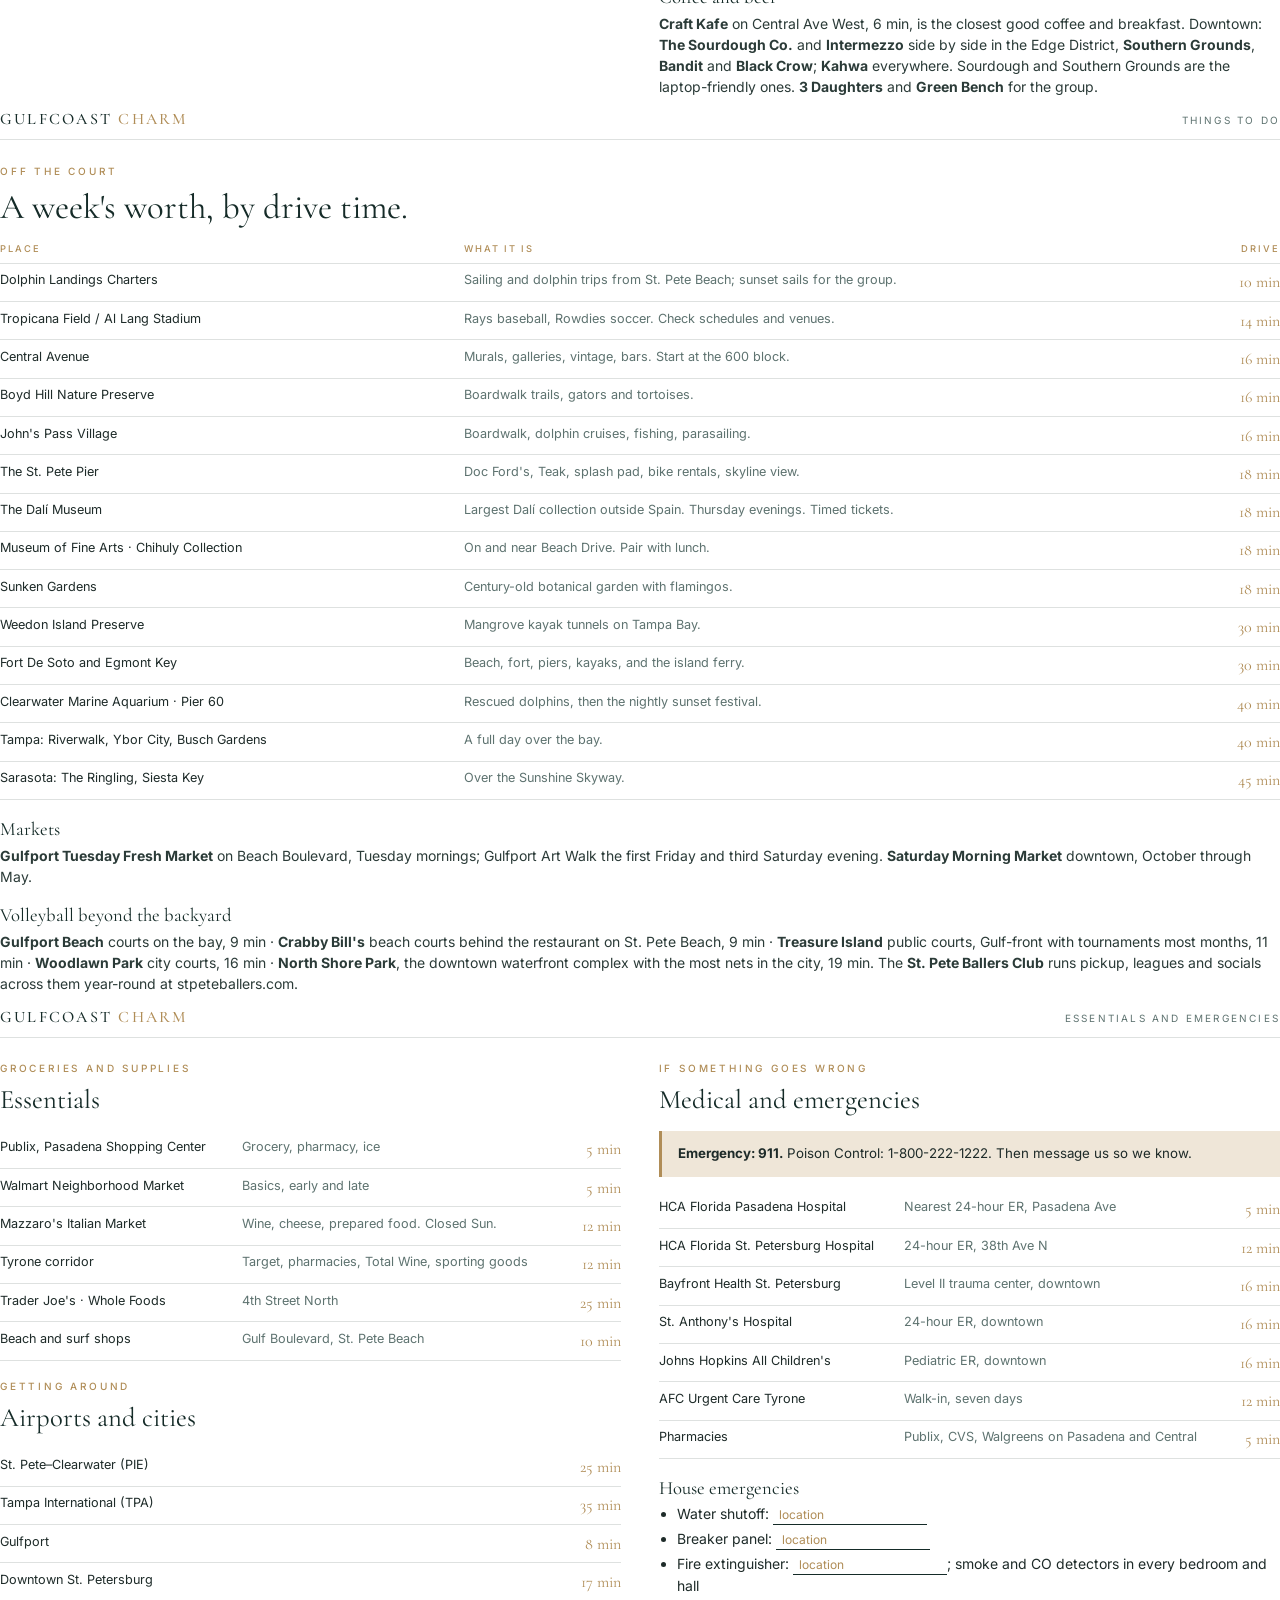
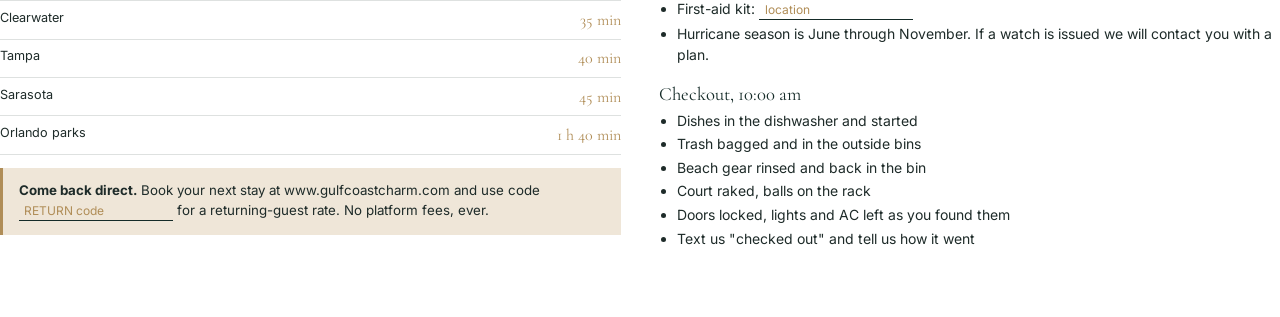
<file: docs/guest-guidebook.html>
<!DOCTYPE html>
<html lang="en">
<head>
<meta charset="UTF-8">
<meta name="viewport" content="width=device-width, initial-scale=1.0">
<title>Gulfcoast Charm — Guest Guidebook</title>
<meta name="robots" content="noindex">
<link rel="preconnect" href="https://fonts.googleapis.com">
<link rel="preconnect" href="https://fonts.gstatic.com" crossorigin>
<link href="https://fonts.googleapis.com/css2?family=Cormorant+Garamond:ital,wght@0,300;0,400;0,500;1,400&family=Inter:wght@400;500;600&display=swap" rel="stylesheet">
<style>
  :root{--ink:#152B28;--gulf:#2F4F4A;--sand:#EFE6D8;--bone:#FAF7F2;--brass:#B08D57;--muted:#5E7370;--line:rgba(21,43,40,.14)}
  *{margin:0;padding:0;box-sizing:border-box}
  @page{size:Letter;margin:0.6in 0.65in}
  html,body{background:#fff}
  body{font-family:Inter,system-ui,sans-serif;color:#1E2B29;font-size:10.5pt;line-height:1.5}
  h1,h2,h3{font-family:'Cormorant Garamond',Georgia,serif;font-weight:400;color:var(--ink);line-height:1.1}
  .page{page-break-after:always;padding:0}
  .page:last-child{page-break-after:auto}
  .cover{min-height:9.3in;display:flex;flex-direction:column;justify-content:space-between;background:var(--ink);color:#fff;padding:0.8in 0.7in;margin:-0.6in -0.65in;border-radius:0}
  .cover .brand{font-family:'Cormorant Garamond',serif;font-size:20pt;letter-spacing:.16em;text-transform:uppercase}
  .cover .brand span{color:var(--brass)}
  .cover h1{font-size:44pt;color:#fff;max-width:9ch}
  .cover h1 em{font-style:italic;color:var(--brass)}
  .cover .k{font-size:8pt;letter-spacing:.3em;text-transform:uppercase;color:#D9D1C3;margin-bottom:14pt}
  .cover .foot{display:flex;justify-content:space-between;font-size:8pt;letter-spacing:.2em;text-transform:uppercase;color:#9FB3AF}
  .cover img{width:100%;height:3.4in;object-fit:cover;border-radius:3px;margin:24pt 0}
  .k{font-size:7.5pt;letter-spacing:.28em;text-transform:uppercase;color:var(--brass);font-weight:500}
  h2{font-size:26pt;margin:6pt 0 12pt}
  h3{font-size:14pt;margin:14pt 0 4pt}
  p{margin:0 0 8pt;color:#2b3b38}
  .lead{font-size:11.5pt;color:var(--muted);max-width:60ch}
  .two{display:grid;grid-template-columns:1fr 1fr;gap:0 28pt}
  .box{background:var(--sand);border-left:3px solid var(--brass);padding:10pt 12pt;margin:10pt 0;font-size:10pt}
  .fill{display:inline-block;min-width:1.6in;border-bottom:1px solid var(--ink);color:var(--brass);font-size:9pt;padding:0 4pt}
  table{width:100%;border-collapse:collapse;margin:6pt 0 10pt;font-size:9.5pt}
  th{text-align:left;font-size:7pt;letter-spacing:.22em;text-transform:uppercase;color:var(--brass);font-weight:500;padding:0 0 5pt;border-bottom:1px solid var(--line)}
  td{padding:5pt 6pt 5pt 0;border-bottom:1px solid var(--line);vertical-align:top}
  td.d{white-space:nowrap;text-align:right;font-family:'Cormorant Garamond',serif;font-size:12pt;color:var(--brass);padding-right:0}
  td.n{color:var(--muted)}
  ul{padding-left:14pt;margin:4pt 0 8pt}
  li{margin:2pt 0}
  .hdr{display:flex;justify-content:space-between;align-items:baseline;border-bottom:1px solid var(--line);padding-bottom:6pt;margin-bottom:14pt;font-size:7.5pt;letter-spacing:.22em;text-transform:uppercase;color:var(--muted)}
  .hdr b{font-family:'Cormorant Garamond',serif;font-size:12pt;letter-spacing:.14em;color:var(--ink);font-weight:500}
  .hdr b span{color:var(--brass)}
  .avoid{break-inside:avoid}
</style>
</head>
<body>

<section class="page">
  <div class="cover">
    <div>
      <div class="brand">Gulfcoast <span>Charm</span></div>
    </div>
    <div>
      <div class="k">Guest guidebook · St. Petersburg, Florida</div>
      <h1>Welcome to the house with the <em>court.</em></h1>
      <img src="../images/court-corner.jpeg" alt="">
      <p style="color:#C6D2CF;max-width:52ch;font-size:10.5pt">Everything you need for the week: how the house works, how the court works, where we eat, which beach to pick, and who to call. Keep it on the counter.</p>
    </div>
    <div class="foot"><span>Your day, beautifully kept</span><span>www.gulfcoastcharm.com</span></div>
  </div>
</section>

<section class="page">
  <div class="hdr"><b>Gulfcoast <span>Charm</span></b><span>Welcome</span></div>
  <span class="k">From your hosts</span>
  <h2>We are glad you are here.</h2>
  <p class="lead">We built the court because we could not find one. We opened the house because the court was too good to keep to ourselves. Treat the place like a friend's, ask us anything, and leave with sand in your shoes.</p>
  <div class="two">
    <div>
      <h3>Reach us</h3>
      <p>Hosts: <span class="fill">name(s)</span></p>
      <p>Text or call: <span class="fill">phone</span></p>
      <p>Email: <span class="fill">email</span></p>
      <p>We reply fast, usually within the hour, any day.</p>
      <h3>Check-in and check-out</h3>
      <p>Check-in from 4:00 pm. Check-out by 10:00 am. Door code and parking notes arrive by message the day before.</p>
      <h3>Wi-Fi</h3>
      <p>Network: <span class="fill">network name</span></p>
      <p>Password: <span class="fill">password</span></p>
    </div>
    <div>
      <h3>House basics</h3>
      <ul>
        <li>Thermostat: <span class="fill">location and preferred range</span></li>
        <li>Trash and recycling day: <span class="fill">day</span>; bins to the curb the night before</li>
        <li>Arcade cabinet: power switch <span class="fill">location</span>; it runs classic games, no coins needed</li>
        <li>Mood lighting: <span class="fill">app or switch notes</span></li>
        <li>Extra linens and towels: <span class="fill">closet</span></li>
        <li>Beach gear: chairs, umbrellas, cooler and wagon in the bin by the door</li>
      </ul>
      <div class="box"><b>Quiet hours:</b> <span class="fill">e.g. 10 pm to 8 am</span>. We live in a residential neighborhood and our neighbors are good to us. Music and games wind down in the evening. Thank you.</div>
    </div>
  </div>
</section>

<section class="page">
  <div class="hdr"><b>Gulfcoast <span>Charm</span></b><span>The court</span></div>
  <span class="k">Your private court</span>
  <h2>Play as much as you like. A few rules keep it that way.</h2>
  <div class="two">
    <div>
      <h3>How it works</h3>
      <ul>
        <li>Unlimited court time for registered guests for your whole stay.</li>
        <li>Balls, pump and lines are on the rack. Please return them after play.</li>
        <li>The net is set at <span class="fill">height</span>; the crank is <span class="fill">location</span>. Ask before adjusting.</li>
        <li>Rake the court before you leave for the day. The rake lives <span class="fill">location</span>.</li>
        <li>Day guests and extra players must be on your waiver list. Message us and we will add them.</li>
      </ul>
      <h3>Safety</h3>
      <ul>
        <li>Everyone who plays signs the recreation waiver sent with your booking. Minors need a parent or guardian signature.</li>
        <li>No glass on the sand or the courtside patio.</li>
        <li>Lightning: Florida storms move fast. Clear the court at the first thunder and wait thirty minutes after the last.</li>
        <li>Hydrate. The cooler is yours to fill.</li>
      </ul>
    </div>
    <div>
      <h3>Courtside</h3>
      <ul>
        <li>Adirondack chairs are for courtside use. Please keep them off the sand.</li>
        <li>Bluetooth speaker guidance: a reasonable volume, and off by quiet hours.</li>
        <li>Shade and lighting notes: <span class="fill">umbrella, lights, timers</span></li>
      </ul>
      <h3>The dock and Bear Creek</h3>
      <ul>
        <li>The dock is for coffee, sunsets and bird watching. It is view-only, with no water entry, swimming or fishing from the dock.</li>
        <li>Children on the dock stay with an adult.</li>
        <li>Herons, egrets and the occasional manatee visit. Please do not feed them.</li>
      </ul>
      <div class="box"><b>Pets:</b> welcome with the pet fee. The relief area is <span class="fill">location</span>. Please keep dogs off the court sand and off the furniture, and bag and bin everything.</div>
    </div>
  </div>
</section>

<section class="page">
  <div class="hdr"><b>Gulfcoast <span>Charm</span></b><span>Beaches</span></div>
  <span class="k">Which sand, and when</span>
  <h2>The beaches, from the driveway.</h2>
  <p class="lead">Parking on the islands is metered almost everywhere; download the parking app before you go. Weekends in spring, leave before ten.</p>
  <table>
    <tr><th>Beach</th><th>Why go</th><th style="text-align:right">Drive</th></tr>
    <tr><td>St. Pete Beach, Upham and Corey Ave</td><td class="n">Our default. Wide, white, over the Corey Causeway in minutes.</td><td class="d">4 min</td></tr>
    <tr><td>Gulfport Beach</td><td class="n">Calm bay water, small-town main street, sunset drinks on the water.</td><td class="d">9 min</td></tr>
    <tr><td>Sunset Beach, Treasure Island</td><td class="n">Quieter, narrower, beach bars within walking distance.</td><td class="d">11 min</td></tr>
    <tr><td>Treasure Island Beach</td><td class="n">The widest sand in the county and the public volleyball courts.</td><td class="d">11 min</td></tr>
    <tr><td>Madeira Beach and John's Pass</td><td class="n">Boardwalk, dolphin boats, charters, beach a block away.</td><td class="d">16 min</td></tr>
    <tr><td>Pass-a-Grille</td><td class="n">The historic end. Eighth Avenue for breakfast, Hurricane rooftop for sunset.</td><td class="d">19 min</td></tr>
    <tr><td>Shell Key Preserve</td><td class="n">Boat access only; shuttle from Tierra Verde. Shelling and birds.</td><td class="d">17 min to shuttle</td></tr>
    <tr><td>Fort De Soto, North Beach</td><td class="n">Nationally ranked. Fort, kayaks, dog beach, Egmont Key ferry.</td><td class="d">30 min</td></tr>
    <tr><td>Clearwater Beach</td><td class="n">The famous one. Pier 60 sunset festival nightly.</td><td class="d">40 min</td></tr>
    <tr><td>Honeymoon and Caladesi Islands</td><td class="n">State park beaches north of Dunedin. Caladesi by ferry.</td><td class="d">55 min</td></tr>
  </table>
  <div class="box avoid"><b>Beach gear:</b> chairs, umbrellas, cooler and wagon are in the bin by the door. Rinse the sand off at the outdoor spigot and leave them to dry on the patio. If something breaks, tell us; it happens.</div>
</section>

<section class="page">
  <div class="hdr"><b>Gulfcoast <span>Charm</span></b><span>Where we eat</span></div>
  <span class="k">Restaurants, by the evening you want</span>
  <h2>Call ahead for a table of eight. Always.</h2>
  <div class="two">
    <div>
      <h3>Five minutes away</h3>
      <p><b>Ted Peters Famous Smoked Fish</b> · The one you cannot skip. Smoked mullet and mahi since 1951, picnic tables, cold beer. Cash only. Closed Mon and Tue.</p>
      <h3>Gulfport · 8 to 9 min</h3>
      <p><b>Pia's Trattoria</b> · Italian in a garden courtyard, usually with live music. Our first choice for dinner.</p>
      <p><b>O'Maddy's</b> · Waterfront, open late, a Gulfport staple.</p>
      <p><b>Neptune Grill</b> · Casual seafood with water views.</p>
      <p><b>Stella's</b> · The breakfast institution. Go before nine.</p>
      <p><b>The Breeze Waterfront Cafe</b> · Brunch on the bay.</p>
      <h3>St. Pete Beach · 10 to 12 min</h3>
      <p><b>Crabby Bill's</b> · No-frills local grouper, kids welcome.</p>
      <p><b>Snapper's Sea Grill</b> · Reliable sit-down seafood.</p>
      <p><b>Maritana at The Don CeSar</b> · The splurge. Drinks at the Rowe Bar first.</p>
    </div>
    <div>
      <h3>Pass-a-Grille · 19 min</h3>
      <p><b>Hurricane Seafood Restaurant</b> · Grouper sandwich downstairs, rooftop bar at sunset.</p>
      <p><b>Seahorse Restaurant</b> · Old Florida breakfast since 1938.</p>
      <p><b>Paradise Grille</b> · Lunch on the sand.</p>
      <p><b>Grace</b> · Chef-owned fine dining on Eighth Avenue. Reserve early.</p>
      <h3>Downtown St. Pete · 16 to 18 min</h3>
      <p><b>Il Ritorno</b> · Modern Italian, the downtown reservation to make.</p>
      <p><b>Brick and Mortar</b> · Tiny, loud, excellent. Go early.</p>
      <p><b>Parkshore Grill and Stillwaters Tavern</b> · Beach Drive, side by side. Dinner, or a big table and twenty taps.</p>
      <p><b>Allelo · Taverna Costale</b> · Mediterranean sharing plates, both good with large parties.</p>
      <p><b>Mazzaro's Italian Market</b> · Deli, bakery, wine. Load up for the dock. Closed Sunday.</p>
      <p><b>Copper Shaker</b> · Cocktails and a late kitchen.</p>
      <h3>Coffee and beer</h3>
      <p><b>Craft Kafe</b> on Central Ave West, 6 min, is the closest good coffee and breakfast. Downtown: <b>The Sourdough Co.</b> and <b>Intermezzo</b> side by side in the Edge District, <b>Southern Grounds</b>, <b>Bandit</b> and <b>Black Crow</b>; <b>Kahwa</b> everywhere. Sourdough and Southern Grounds are the laptop-friendly ones. <b>3 Daughters</b> and <b>Green Bench</b> for the group.</p>
    </div>
  </div>
</section>

<section class="page">
  <div class="hdr"><b>Gulfcoast <span>Charm</span></b><span>Things to do</span></div>
  <span class="k">Off the court</span>
  <h2>A week's worth, by drive time.</h2>
  <table>
    <tr><th>Place</th><th>What it is</th><th style="text-align:right">Drive</th></tr>
    <tr><td>Dolphin Landings Charters</td><td class="n">Sailing and dolphin trips from St. Pete Beach; sunset sails for the group.</td><td class="d">10 min</td></tr>
    <tr><td>Tropicana Field / Al Lang Stadium</td><td class="n">Rays baseball, Rowdies soccer. Check schedules and venues.</td><td class="d">14 min</td></tr>
    <tr><td>Central Avenue</td><td class="n">Murals, galleries, vintage, bars. Start at the 600 block.</td><td class="d">16 min</td></tr>
    <tr><td>Boyd Hill Nature Preserve</td><td class="n">Boardwalk trails, gators and tortoises.</td><td class="d">16 min</td></tr>
    <tr><td>John's Pass Village</td><td class="n">Boardwalk, dolphin cruises, fishing, parasailing.</td><td class="d">16 min</td></tr>
    <tr><td>The St. Pete Pier</td><td class="n">Doc Ford's, Teak, splash pad, bike rentals, skyline view.</td><td class="d">18 min</td></tr>
    <tr><td>The Dalí Museum</td><td class="n">Largest Dalí collection outside Spain. Thursday evenings. Timed tickets.</td><td class="d">18 min</td></tr>
    <tr><td>Museum of Fine Arts · Chihuly Collection</td><td class="n">On and near Beach Drive. Pair with lunch.</td><td class="d">18 min</td></tr>
    <tr><td>Sunken Gardens</td><td class="n">Century-old botanical garden with flamingos.</td><td class="d">18 min</td></tr>
    <tr><td>Weedon Island Preserve</td><td class="n">Mangrove kayak tunnels on Tampa Bay.</td><td class="d">30 min</td></tr>
    <tr><td>Fort De Soto and Egmont Key</td><td class="n">Beach, fort, piers, kayaks, and the island ferry.</td><td class="d">30 min</td></tr>
    <tr><td>Clearwater Marine Aquarium · Pier 60</td><td class="n">Rescued dolphins, then the nightly sunset festival.</td><td class="d">40 min</td></tr>
    <tr><td>Tampa: Riverwalk, Ybor City, Busch Gardens</td><td class="n">A full day over the bay.</td><td class="d">40 min</td></tr>
    <tr><td>Sarasota: The Ringling, Siesta Key</td><td class="n">Over the Sunshine Skyway.</td><td class="d">45 min</td></tr>
  </table>
  <h3>Markets</h3>
  <p><b>Gulfport Tuesday Fresh Market</b> on Beach Boulevard, Tuesday mornings; Gulfport Art Walk the first Friday and third Saturday evening. <b>Saturday Morning Market</b> downtown, October through May.</p>
  <h3>Volleyball beyond the backyard</h3>
  <p><b>Gulfport Beach</b> courts on the bay, 9 min · <b>Crabby Bill's</b> beach courts behind the restaurant on St. Pete Beach, 9 min · <b>Treasure Island</b> public courts, Gulf-front with tournaments most months, 11 min · <b>Woodlawn Park</b> city courts, 16 min · <b>North Shore Park</b>, the downtown waterfront complex with the most nets in the city, 19 min. The <b>St. Pete Ballers Club</b> runs pickup, leagues and socials across them year-round at stpeteballers.com.</p>
</section>

<section class="page">
  <div class="hdr"><b>Gulfcoast <span>Charm</span></b><span>Essentials and emergencies</span></div>
  <div class="two">
    <div>
      <span class="k">Groceries and supplies</span>
      <h2 style="font-size:20pt">Essentials</h2>
      <table>
        <tr><td>Publix, Pasadena Shopping Center</td><td class="n">Grocery, pharmacy, ice</td><td class="d">5 min</td></tr>
        <tr><td>Walmart Neighborhood Market</td><td class="n">Basics, early and late</td><td class="d">5 min</td></tr>
        <tr><td>Mazzaro's Italian Market</td><td class="n">Wine, cheese, prepared food. Closed Sun.</td><td class="d">12 min</td></tr>
        <tr><td>Tyrone corridor</td><td class="n">Target, pharmacies, Total Wine, sporting goods</td><td class="d">12 min</td></tr>
        <tr><td>Trader Joe's · Whole Foods</td><td class="n">4th Street North</td><td class="d">25 min</td></tr>
        <tr><td>Beach and surf shops</td><td class="n">Gulf Boulevard, St. Pete Beach</td><td class="d">10 min</td></tr>
      </table>
      <span class="k">Getting around</span>
      <h2 style="font-size:20pt">Airports and cities</h2>
      <table>
        <tr><td>St. Pete–Clearwater (PIE)</td><td class="d">25 min</td></tr>
        <tr><td>Tampa International (TPA)</td><td class="d">35 min</td></tr>
        <tr><td>Gulfport</td><td class="d">8 min</td></tr>
        <tr><td>Downtown St. Petersburg</td><td class="d">17 min</td></tr>
        <tr><td>Clearwater</td><td class="d">35 min</td></tr>
        <tr><td>Tampa</td><td class="d">40 min</td></tr>
        <tr><td>Sarasota</td><td class="d">45 min</td></tr>
        <tr><td>Orlando parks</td><td class="d">1 h 40 min</td></tr>
      </table>
      <div class="box"><b>Come back direct.</b> Book your next stay at www.gulfcoastcharm.com and use code <span class="fill">RETURN code</span> for a returning-guest rate. No platform fees, ever.</div>
    </div>
    <div>
      <span class="k">If something goes wrong</span>
      <h2 style="font-size:20pt">Medical and emergencies</h2>
      <div class="box"><b>Emergency: 911.</b> Poison Control: 1-800-222-1222. Then message us so we know.</div>
      <table>
        <tr><td>HCA Florida Pasadena Hospital</td><td class="n">Nearest 24-hour ER, Pasadena Ave</td><td class="d">5 min</td></tr>
        <tr><td>HCA Florida St. Petersburg Hospital</td><td class="n">24-hour ER, 38th Ave N</td><td class="d">12 min</td></tr>
        <tr><td>Bayfront Health St. Petersburg</td><td class="n">Level II trauma center, downtown</td><td class="d">16 min</td></tr>
        <tr><td>St. Anthony's Hospital</td><td class="n">24-hour ER, downtown</td><td class="d">16 min</td></tr>
        <tr><td>Johns Hopkins All Children's</td><td class="n">Pediatric ER, downtown</td><td class="d">16 min</td></tr>
        <tr><td>AFC Urgent Care Tyrone</td><td class="n">Walk-in, seven days</td><td class="d">12 min</td></tr>
        <tr><td>Pharmacies</td><td class="n">Publix, CVS, Walgreens on Pasadena and Central</td><td class="d">5 min</td></tr>
      </table>
      <h3>House emergencies</h3>
      <ul>
        <li>Water shutoff: <span class="fill">location</span></li>
        <li>Breaker panel: <span class="fill">location</span></li>
        <li>Fire extinguisher: <span class="fill">location</span>; smoke and CO detectors in every bedroom and hall</li>
        <li>First-aid kit: <span class="fill">location</span></li>
        <li>Hurricane season is June through November. If a watch is issued we will contact you with a plan.</li>
      </ul>
      <h3>Checkout, 10:00 am</h3>
      <ul>
        <li>Dishes in the dishwasher and started</li>
        <li>Trash bagged and in the outside bins</li>
        <li>Beach gear rinsed and back in the bin</li>
        <li>Court raked, balls on the rack</li>
        <li>Doors locked, lights and AC left as you found them</li>
        <li>Text us "checked out" and tell us how it went</li>
      </ul>
    </div>
  </div>
</section>

</body>
</html>
</file>
<file: css/style.css>
/* Gulfcoast Charm — design system v2 (court-first, quiet luxury) */
:root{
  --ink:#152B28; --gulf:#2F4F4A; --seaglass:#6E9C95; --mist:#A9C3BE;
  --sand:#EFE6D8; --bone:#FAF7F2; --paper:#FFFFFF;
  --brass:#B08D57; --brass-2:#8F7142; --terracotta:#C97B5A;
  --text:#1E2B29; --muted:#5E7370; --line:rgba(21,43,40,.12);
  --serif:'Cormorant Garamond',Georgia,'Times New Roman',serif;
  --sans:'Inter',system-ui,-apple-system,'Segoe UI',Helvetica,Arial,sans-serif;
  --max:1240px; --gutter:clamp(20px,5vw,72px);
  --r:6px; --ease:cubic-bezier(.2,.7,.2,1);
}
*{margin:0;padding:0;box-sizing:border-box}
[hidden]{display:none !important}
html{scroll-behavior:smooth;-webkit-text-size-adjust:100%}
body{font-family:var(--sans);font-size:16px;line-height:1.6;color:var(--text);background:var(--bone);-webkit-font-smoothing:antialiased}
img{max-width:100%;display:block}
a{color:inherit}
button{font:inherit}
::selection{background:var(--brass);color:#fff}

/* Type */
h1,h2,h3,.display{font-family:var(--serif);font-weight:400;line-height:1.06;letter-spacing:-.005em;color:var(--ink)}
h1{font-size:clamp(2.6rem,6.2vw,5.4rem)}
h2{font-size:clamp(2rem,4.2vw,3.4rem)}
h3{font-size:clamp(1.35rem,2vw,1.7rem);line-height:1.2}
em.accent{font-style:italic;color:var(--brass)}
.kicker{font-family:var(--sans);font-size:.72rem;letter-spacing:.32em;text-transform:uppercase;color:var(--brass);font-weight:500}
.lead{font-size:clamp(1.05rem,1.4vw,1.25rem);line-height:1.65;color:var(--muted);max-width:60ch}
p+p{margin-top:1em}
.measure{max-width:62ch}
.center{text-align:center}
.center .lead,.center .measure{margin-left:auto;margin-right:auto}

/* Layout */
.wrap{max-width:var(--max);margin:0 auto;padding:0 var(--gutter)}
section{padding:clamp(72px,9vw,128px) 0}
section.tight{padding:clamp(48px,6vw,80px) 0}
.sec-head{margin-bottom:clamp(36px,5vw,64px)}
.sec-head .kicker{display:block;margin-bottom:18px}
.sec-head h2{max-width:20ch}
.sec-head .lead{margin-top:20px}
.grid{display:grid;gap:clamp(24px,3vw,48px)}
.g2{grid-template-columns:1fr 1fr}
.g3{grid-template-columns:repeat(3,1fr)}
.g4{grid-template-columns:repeat(4,1fr)}
.bg-sand{background:var(--sand)}
.bg-ink{background:var(--ink);color:#E9E2D6}
.bg-ink h2,.bg-ink h3,.bg-ink h1{color:#fff}
.bg-ink .lead,.bg-ink p{color:#C6D2CF}
.bg-ink .kicker{color:var(--brass)}
hr.rule{border:0;border-top:1px solid var(--line);margin:0}

/* Buttons */
.btn{display:inline-flex;align-items:center;gap:12px;padding:16px 30px;border-radius:2px;font-size:.78rem;letter-spacing:.2em;text-transform:uppercase;text-decoration:none;font-weight:500;border:1px solid transparent;transition:all .35s var(--ease);cursor:pointer;line-height:1}
.btn svg{width:14px;height:14px;transition:transform .35s var(--ease)}
.btn:hover svg{transform:translateX(4px)}
.btn-brass{background:var(--brass);color:#fff;border-color:var(--brass)}
.btn-brass:hover{background:var(--brass-2);border-color:var(--brass-2)}
.btn-ink{background:var(--ink);color:#fff;border-color:var(--ink)}
.btn-ink:hover{background:var(--gulf)}
.btn-ghost{background:transparent;color:#fff;border-color:rgba(255,255,255,.55)}
.btn-ghost:hover{background:rgba(255,255,255,.12);border-color:#fff}
.btn-line{background:transparent;color:var(--ink);border-color:var(--ink)}
.btn-line:hover{background:var(--ink);color:#fff}
.btn-row{display:flex;flex-wrap:wrap;gap:14px;margin-top:36px}
.link{font-size:.78rem;letter-spacing:.2em;text-transform:uppercase;text-decoration:none;color:var(--ink);font-weight:500;border-bottom:1px solid var(--brass);padding-bottom:4px;display:inline-block;transition:color .3s}
.link:hover{color:var(--brass)}

/* Header */
.site-header{position:fixed;inset:0 0 auto 0;z-index:100;padding:22px var(--gutter);display:flex;align-items:center;justify-content:space-between;transition:background .4s,padding .4s,box-shadow .4s;color:#fff;text-shadow:0 1px 12px rgba(21,43,40,.45)}
.site-header.solid,.site-header.always-solid{text-shadow:none}
.site-header:not(.solid):not(.always-solid) .nav a.active{color:#fff;border-bottom:1px solid var(--brass);padding-bottom:2px}
.site-header.solid,.site-header.always-solid{background:rgba(250,247,242,.92);backdrop-filter:blur(10px);-webkit-backdrop-filter:blur(10px);color:var(--ink);padding:14px var(--gutter);box-shadow:0 1px 0 var(--line)}
.brand{font-family:var(--serif);font-size:1.5rem;letter-spacing:.14em;text-transform:uppercase;text-decoration:none;font-weight:500;line-height:1}
.brand span{color:var(--brass)}
.nav{display:flex;align-items:center;gap:36px}
.nav a{text-decoration:none;font-size:.74rem;letter-spacing:.22em;text-transform:uppercase;font-weight:500;opacity:.9;transition:opacity .3s}
.nav a:hover,.nav a.active{opacity:1;color:var(--brass)}
.nav .btn{padding:12px 22px;margin-left:8px}
.site-header:not(.solid):not(.always-solid) .nav .btn-brass{background:transparent;border-color:rgba(255,255,255,.6);color:#fff}
.site-header:not(.solid):not(.always-solid) .nav .btn-brass:hover{background:#fff;color:var(--ink);border-color:#fff}
.burger{display:none;background:none;border:0;color:inherit;cursor:pointer;padding:8px}
.burger span{display:block;width:26px;height:1.5px;background:currentColor;margin:6px 0;transition:transform .3s,opacity .3s}
.mobile-nav{position:fixed;inset:0;background:var(--ink);z-index:99;display:flex;flex-direction:column;justify-content:center;padding:0 var(--gutter);transform:translateY(-100%);transition:transform .5s var(--ease);visibility:hidden}
.mobile-nav.open{transform:none;visibility:visible}
.mobile-nav a{color:#fff;text-decoration:none;font-family:var(--serif);font-size:2.4rem;padding:12px 0;border-bottom:1px solid rgba(255,255,255,.1)}
.mobile-nav a.small{font-family:var(--sans);font-size:.78rem;letter-spacing:.2em;text-transform:uppercase;color:var(--brass);border:0;margin-top:24px}

/* Hero */
.hero{position:relative;min-height:100svh;display:flex;align-items:flex-end;color:#fff;overflow:hidden;isolation:isolate}
.hero.short{min-height:72svh}
.hero .media{position:absolute;inset:0;z-index:-1}
.hero .media img{width:100%;height:100%;object-fit:cover;transform:scale(1.04);animation:heroIn 2.4s var(--ease) forwards}
@keyframes heroIn{to{transform:scale(1)}}
.hero .media::after{content:"";position:absolute;inset:0;background:linear-gradient(90deg,rgba(21,43,40,.62) 0%,rgba(21,43,40,.28) 45%,rgba(21,43,40,.08) 100%),linear-gradient(180deg,rgba(21,43,40,.35) 0%,rgba(21,43,40,.02) 35%,rgba(21,43,40,.7) 100%)}
.hero .wrap{width:100%;padding-bottom:clamp(48px,7vw,96px);padding-top:140px}
.hero h1{color:#fff;max-width:17ch}
.hero .kicker{color:var(--sand);display:block;margin-bottom:24px}
.hero .sub{margin-top:24px;font-family:var(--serif);font-style:italic;font-size:clamp(1.2rem,1.8vw,1.5rem);color:#E8E0D2;max-width:48ch}
.hero .btn-row{margin-top:40px}
.facts{display:flex;flex-wrap:wrap;gap:0;margin-top:56px;border-top:1px solid rgba(255,255,255,.25);padding-top:26px}
.facts div{padding-right:40px;margin-right:40px;border-right:1px solid rgba(255,255,255,.2)}
.facts div:last-child{border:0}
.facts b{display:block;font-family:var(--serif);font-size:1.6rem;font-weight:400;line-height:1}
.facts small{display:block;font-size:.68rem;letter-spacing:.22em;text-transform:uppercase;margin-top:8px;color:#D9D1C3}
.scroll-cue{position:absolute;right:var(--gutter);bottom:36px;font-size:.62rem;letter-spacing:.3em;text-transform:uppercase;writing-mode:vertical-rl;color:rgba(255,255,255,.7)}

/* Editorial split */
.split{display:grid;grid-template-columns:1.1fr .9fr;gap:clamp(32px,6vw,96px);align-items:center}
.split.flip{grid-template-columns:.9fr 1.1fr}
.split.flip .media{order:2}
.split .media{position:relative}
.split .media img{width:100%;aspect-ratio:4/5;object-fit:cover;border-radius:var(--r)}
.split .media.wide img{aspect-ratio:4/3}
.split .media .tag{position:absolute;left:20px;bottom:20px;background:rgba(250,247,242,.92);backdrop-filter:blur(6px);padding:12px 16px;font-size:.68rem;letter-spacing:.2em;text-transform:uppercase;color:var(--ink);border-radius:2px}
.split .copy .kicker{display:block;margin-bottom:18px}
.split .copy h2{margin-bottom:22px}
.split .copy .lead{margin-bottom:8px}
.specs{list-style:none;margin-top:28px;border-top:1px solid var(--line)}
.specs li{display:flex;justify-content:space-between;gap:24px;padding:14px 0;border-bottom:1px solid var(--line);font-size:.95rem}
.specs li span:first-child{color:var(--muted)}
.specs li span:last-child{font-weight:500;color:var(--ink);text-align:right}

/* Mosaic gallery */
.mosaic{display:grid;grid-template-columns:repeat(4,1fr);grid-auto-rows:220px;gap:10px}
.mosaic a{display:block;overflow:hidden;border-radius:var(--r);position:relative;background:var(--sand)}
.mosaic img{width:100%;height:100%;object-fit:cover;transition:transform 1.2s var(--ease)}
.mosaic a:hover img{transform:scale(1.04)}
.mosaic .tall{grid-row:span 2}
.mosaic .wide{grid-column:span 2}
.mosaic .big{grid-column:span 2;grid-row:span 2}

/* Cards */
.cards{display:grid;grid-template-columns:repeat(3,1fr);gap:clamp(20px,2.5vw,36px)}
.card{background:var(--paper);border:1px solid var(--line);border-radius:var(--r);overflow:hidden;display:flex;flex-direction:column;transition:transform .5s var(--ease),box-shadow .5s}
.card:hover{transform:translateY(-4px);box-shadow:0 24px 50px -30px rgba(21,43,40,.35)}
.card img{aspect-ratio:4/3;object-fit:cover;width:100%}
.card .body{padding:26px 26px 30px;display:flex;flex-direction:column;gap:12px;flex:1}
.card .kicker{font-size:.64rem}
.card h3{font-size:1.45rem}
.card p{color:var(--muted);font-size:.95rem}
.card .link{margin-top:auto;align-self:flex-start}

/* Feature list / amenities */
.amen{display:grid;grid-template-columns:repeat(3,1fr);gap:clamp(28px,4vw,56px)}
.amen h3{font-family:var(--sans);font-size:.72rem;letter-spacing:.28em;text-transform:uppercase;color:var(--brass);font-weight:500;margin-bottom:18px}
.amen ul{list-style:none}
.amen li{padding:10px 0;border-bottom:1px solid var(--line);font-size:.95rem;display:flex;gap:14px;align-items:flex-start}
.amen li::before{content:"";width:5px;height:5px;border-radius:50%;background:var(--brass);flex:none;margin-top:10px}

/* Numbers strip */
.numbers{display:grid;grid-template-columns:repeat(4,1fr);gap:24px;text-align:center}
.numbers b{display:block;font-family:var(--serif);font-size:clamp(2.6rem,4.5vw,4rem);font-weight:300;line-height:1;color:var(--brass)}
.numbers small{display:block;margin-top:12px;font-size:.7rem;letter-spacing:.24em;text-transform:uppercase;color:#C6D2CF}

/* Quote / host */
.quote{font-family:var(--serif);font-size:clamp(1.5rem,2.6vw,2.2rem);line-height:1.3;font-style:italic;color:var(--ink);max-width:28ch}
.quote-by{margin-top:22px;font-size:.72rem;letter-spacing:.24em;text-transform:uppercase;color:var(--muted)}

/* Booking panel */
.book-panel{background:var(--paper);border:1px solid var(--line);border-radius:var(--r);padding:clamp(28px,4vw,48px);box-shadow:0 30px 60px -40px rgba(21,43,40,.35)}
.book-panel .price{display:flex;align-items:baseline;gap:10px;margin:8px 0 18px}
.book-panel .price b{font-family:var(--serif);font-size:2.6rem;font-weight:400;color:var(--ink)}
.book-panel .price span{color:var(--muted);font-size:.9rem}
.book-panel .per{font-size:.85rem;color:var(--muted);margin-bottom:22px}
.book-panel ul.perks{list-style:none;margin:22px 0 0;display:grid;gap:10px;font-size:.9rem}
.book-panel ul.perks li{display:flex;gap:10px;align-items:flex-start}
.book-panel ul.perks li::before{content:"✓";color:var(--brass);font-weight:600}
.ownerrez-widget{min-height:40px}
.sticky-book{position:sticky;top:110px}

/* Forms */
.form{display:grid;gap:18px}
.form .row{display:grid;grid-template-columns:1fr 1fr;gap:18px}
.form label{display:block;font-size:.68rem;letter-spacing:.22em;text-transform:uppercase;color:var(--ink);margin-bottom:8px;font-weight:500}
.form input,.form select,.form textarea{width:100%;padding:14px 16px;border:1px solid var(--line);background:var(--paper);border-radius:2px;font:inherit;font-size:.98rem;color:var(--ink);transition:border-color .3s}
.form input:focus,.form select:focus,.form textarea:focus{outline:none;border-color:var(--brass)}
.form textarea{min-height:130px;resize:vertical}
.form .note{font-size:.82rem;color:var(--muted);line-height:1.6}
.form button{justify-self:start}

/* FAQ */
.faq{border-top:1px solid var(--line)}
.faq details{border-bottom:1px solid var(--line)}
.faq summary{list-style:none;cursor:pointer;padding:22px 0;font-family:var(--serif);font-size:1.35rem;display:flex;justify-content:space-between;align-items:center;gap:24px;color:var(--ink)}
.faq summary::-webkit-details-marker{display:none}
.faq summary::after{content:"+";font-family:var(--sans);font-size:1.4rem;color:var(--brass);transition:transform .3s}
.faq details[open] summary::after{transform:rotate(45deg)}
.faq .a{padding:0 0 24px;color:var(--muted);max-width:70ch}

/* Notice */
.notice{background:var(--sand);border-left:3px solid var(--brass);padding:20px 24px;font-size:.92rem;line-height:1.65;color:var(--muted);border-radius:0 var(--r) var(--r) 0}
.notice b{color:var(--ink)}

/* Map / location */
.map{aspect-ratio:16/9;width:100%;border:0;border-radius:var(--r);filter:saturate(.75)}
.dist{list-style:none;display:grid;gap:0;border-top:1px solid var(--line)}
.dist li{display:flex;justify-content:space-between;padding:14px 0;border-bottom:1px solid var(--line);font-size:.95rem}
.dist li span:last-child{font-family:var(--serif);font-size:1.25rem;color:var(--brass)}

/* Band CTA */
.cta-band{position:relative;color:#fff;isolation:isolate;overflow:hidden;text-align:center}
.cta-band .media{position:absolute;inset:0;z-index:-1}
.cta-band .media img{width:100%;height:100%;object-fit:cover}
.cta-band .media::after{content:"";position:absolute;inset:0;background:rgba(21,43,40,.62)}
.cta-band h2{color:#fff}
.cta-band .lead{color:#D9D1C3;margin:18px auto 0}
.cta-band .btn-row{justify-content:center}

/* Footer */
footer{background:var(--ink);color:#9FB3AF;padding:clamp(56px,7vw,96px) 0 40px;font-size:.88rem}
footer .top{display:grid;grid-template-columns:1.4fr 1fr 1fr 1fr;gap:40px;padding-bottom:48px;border-bottom:1px solid rgba(255,255,255,.1)}
footer .brand{color:#fff;display:inline-block;margin-bottom:16px}
footer h4{font-size:.68rem;letter-spacing:.26em;text-transform:uppercase;color:var(--brass);margin-bottom:16px;font-weight:500}
footer ul{list-style:none}
footer li{margin:8px 0}
footer a{color:#C6D2CF;text-decoration:none;transition:color .3s}
footer a:hover{color:#fff}
footer .bottom{display:flex;flex-wrap:wrap;justify-content:space-between;gap:12px;padding-top:28px;font-size:.78rem;color:#6F8782}

/* Lightbox */
.lightbox{position:fixed;inset:0;background:rgba(10,20,18,.94);z-index:200;display:none;align-items:center;justify-content:center;padding:4vw}
.lightbox.open{display:flex}
.lightbox img{max-width:100%;max-height:92vh;object-fit:contain;border-radius:4px}
.lightbox button{position:absolute;background:none;border:0;color:#fff;cursor:pointer;font-size:2rem;padding:16px;opacity:.8}
.lightbox button:hover{opacity:1}
.lightbox .x{top:12px;right:16px}
.lightbox .prev{left:8px;top:50%;transform:translateY(-50%)}
.lightbox .next{right:8px;top:50%;transform:translateY(-50%)}

/* Reveal */
.reveal{opacity:0;transform:translateY(24px);transition:opacity 1s var(--ease),transform 1s var(--ease)}
.reveal.in{opacity:1;transform:none}
.d1{transition-delay:.1s}.d2{transition-delay:.2s}.d3{transition-delay:.3s}
@media (prefers-reduced-motion:reduce){.reveal{opacity:1;transform:none;transition:none}.hero .media img{animation:none}}

/* Responsive */
@media (max-width:1000px){
  .g4,.numbers{grid-template-columns:repeat(2,1fr)}
  .cards{grid-template-columns:1fr 1fr}
  footer .top{grid-template-columns:1fr 1fr}
}
@media (max-width:840px){
  .nav{display:none}
  .burger{display:block}
  .split,.split.flip,.g2,.g3,.amen{grid-template-columns:1fr}
  .split.flip .media{order:0}
  .split .media img{aspect-ratio:4/3}
  .mosaic{grid-template-columns:repeat(2,1fr);grid-auto-rows:170px}
  .mosaic .big{grid-column:span 2}
  .facts div{padding-right:22px;margin-right:22px}
  .form .row{grid-template-columns:1fr}
  .sticky-book{position:static}
  .hero .wrap{padding-top:120px}
  .scroll-cue{display:none}
}
@media (max-width:560px){
  .cards{grid-template-columns:1fr}
  .numbers{grid-template-columns:1fr 1fr}
  footer .top{grid-template-columns:1fr}
  .facts{gap:18px}
  .facts div{border:0;padding:0;margin:0;flex:1 1 40%}
  .btn{width:100%;justify-content:center}
}
</file>
